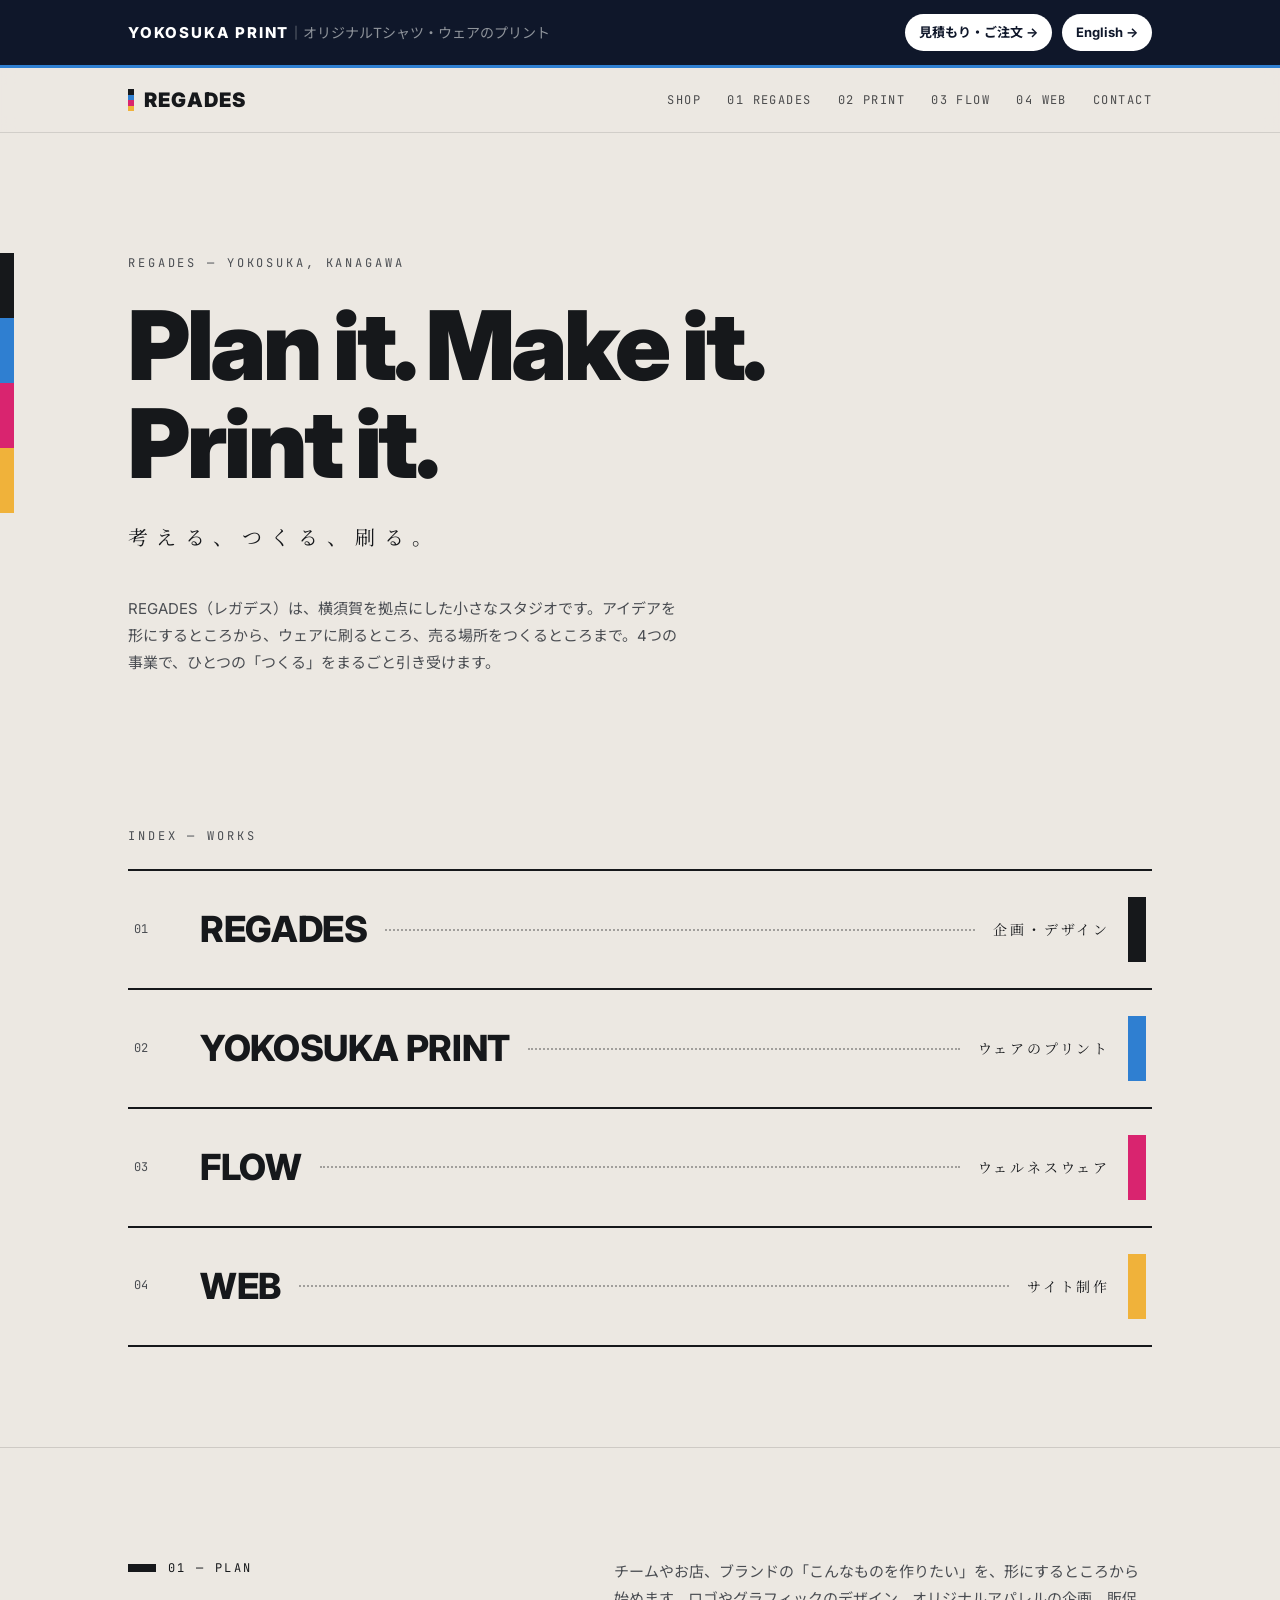
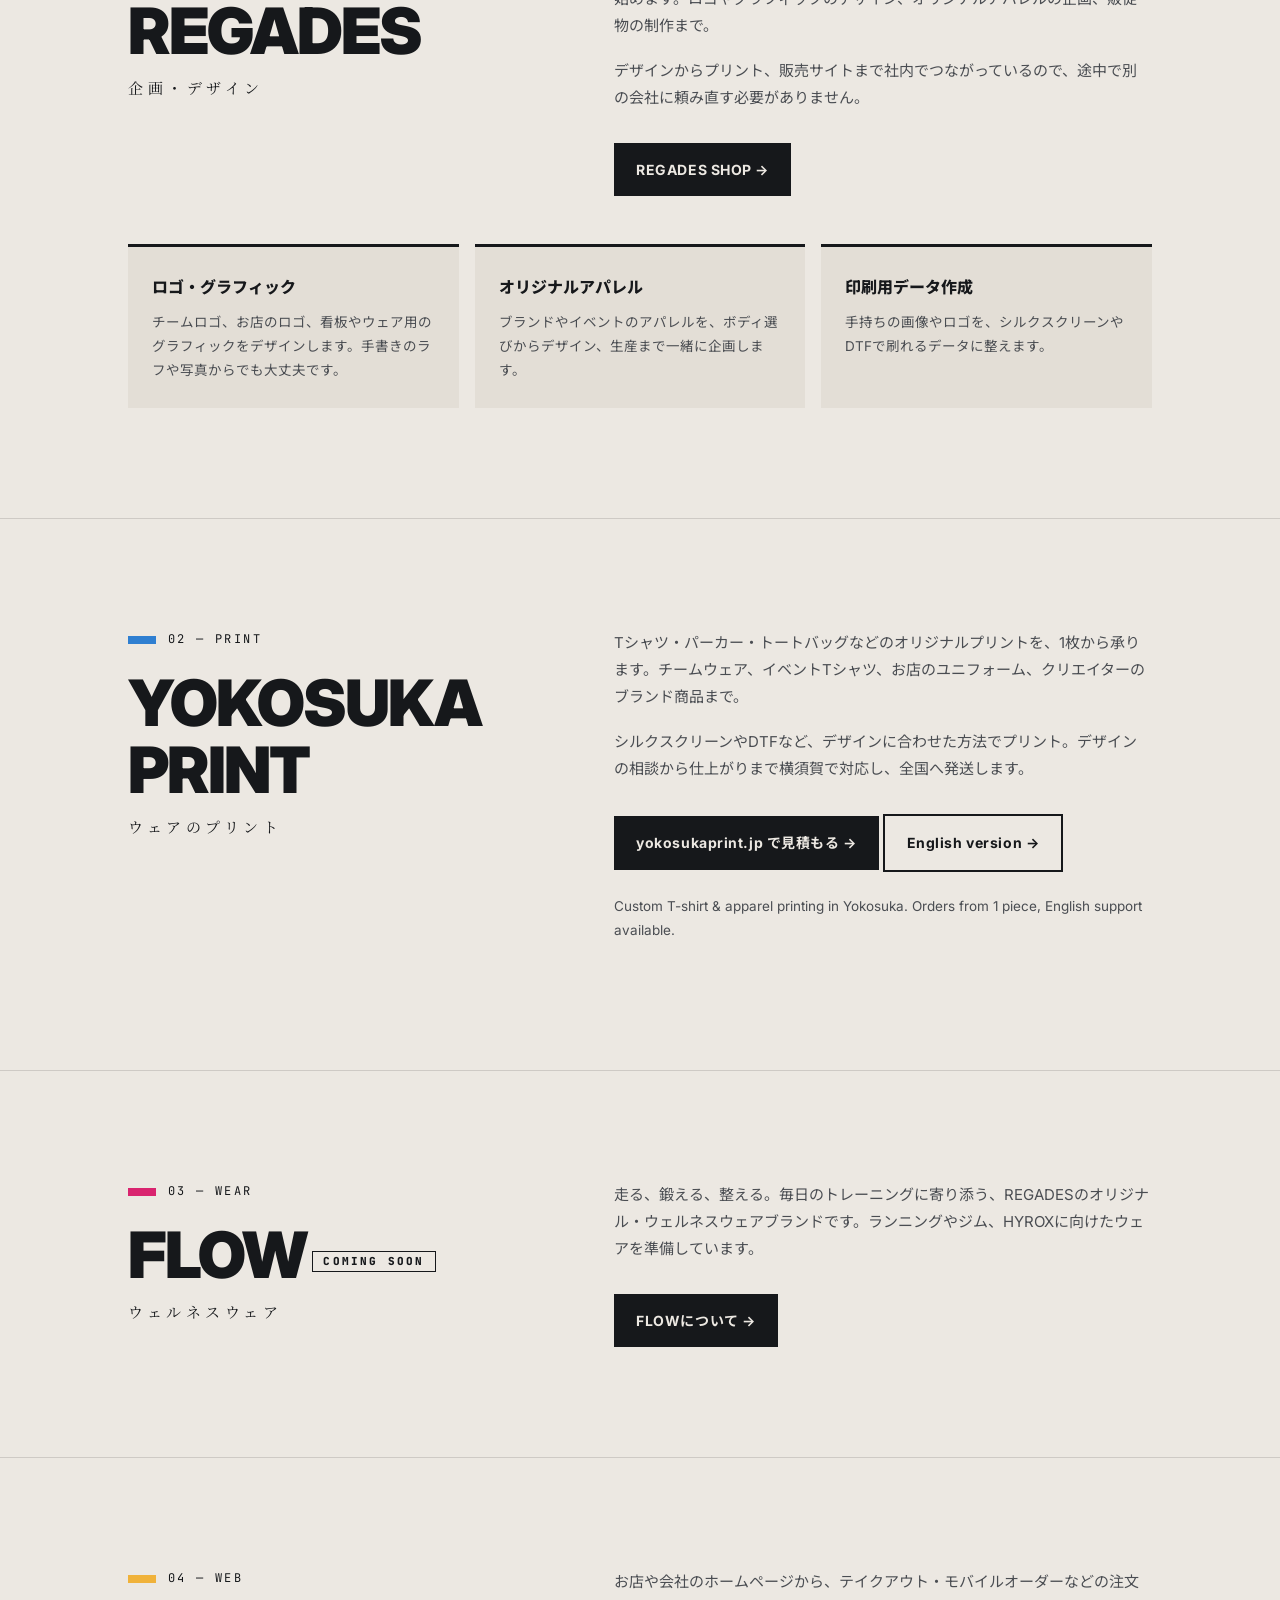
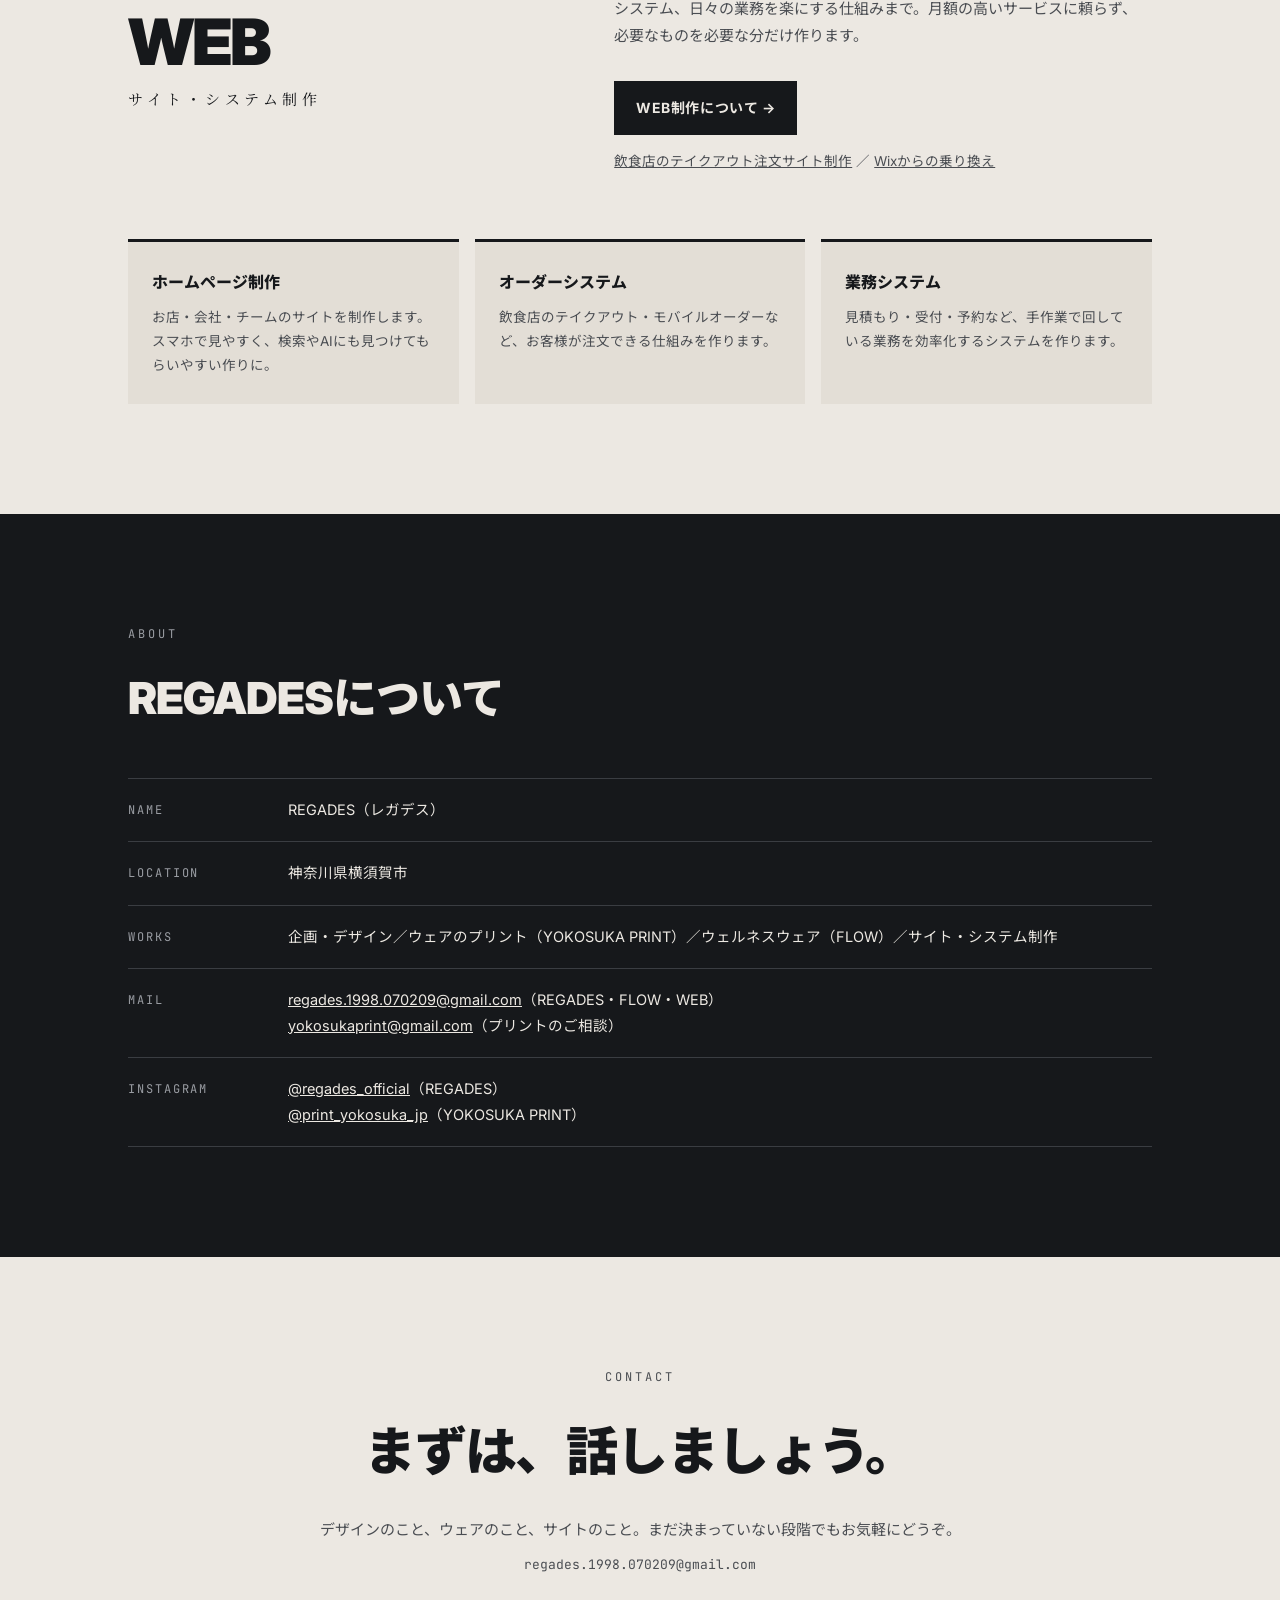
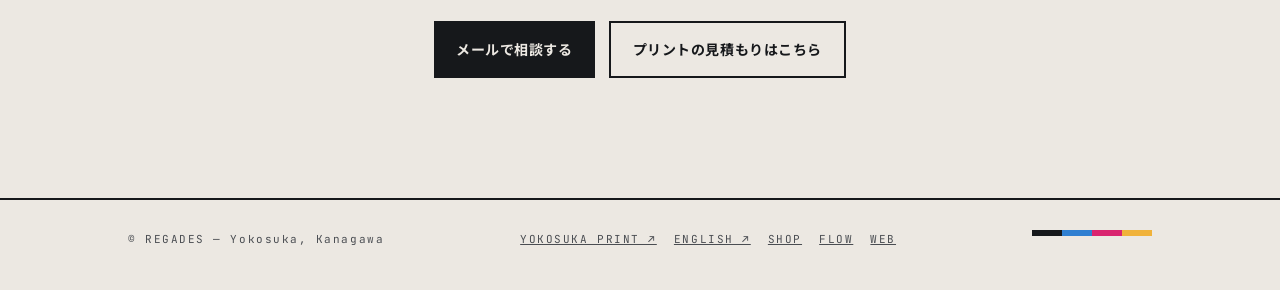
<file: index.html>
<!DOCTYPE html>
<html lang="ja">
<head>
<meta charset="UTF-8">
<meta name="viewport" content="width=device-width, initial-scale=1.0">
<title>REGADES（レガデス）| 横須賀の企画・デザイン — ウェアプリント・アパレルブランド・ホームページ制作</title>
<meta name="description" content="REGADES（レガデス）は神奈川県横須賀市の企画・デザインスタジオです。オリジナルウェアの企画・デザイン、YOKOSUKA PRINTでのウェアプリント、ウェルネスウェアブランドFLOW、ホームページやオーダーシステムの制作を行っています。">
<link rel="canonical" href="https://www.regades.com/">
<link rel="icon" href="favicon.svg" type="image/svg+xml">
<meta name="theme-color" content="#ECE8E2">
<meta property="og:type" content="website">
<meta property="og:site_name" content="REGADES">
<meta property="og:locale" content="ja_JP">
<meta property="og:title" content="REGADES（レガデス）| 横須賀の企画・デザイン — ウェアプリント・アパレルブランド・ホームページ制作">
<meta property="og:description" content="REGADES（レガデス）は神奈川県横須賀市の企画・デザインスタジオです。オリジナルウェアの企画・デザイン、YOKOSUKA PRINTでのウェアプリント、ウェルネスウェアブランドFLOW、ホームページやオーダーシステムの制作を行っています。">
<meta property="og:url" content="https://www.regades.com/">
<meta property="og:image" content="https://www.regades.com/img/og-regades.jpg">
<meta property="og:image:width" content="1200">
<meta property="og:image:height" content="630">
<meta name="twitter:card" content="summary_large_image">
<script type="application/ld+json">{"@context": "https://schema.org", "@graph": [{"@type": "Organization", "@id": "https://www.regades.com/#org", "name": "REGADES", "alternateName": "レガデス", "url": "https://www.regades.com/", "logo": "https://www.regades.com/favicon.svg", "slogan": "Plan it. Make it. Print it.", "email": "regades.1998.070209@gmail.com", "address": {"@type": "PostalAddress", "addressLocality": "横須賀市", "addressRegion": "神奈川県", "addressCountry": "JP"}, "sameAs": ["https://www.instagram.com/regades_official/", "https://yokosukaprint.jp/", "https://www.instagram.com/print_yokosuka_jp/"], "subOrganization": [{"@type": "Organization", "name": "YOKOSUKA PRINT", "url": "https://yokosukaprint.jp/"}], "brand": [{"@type": "Brand", "name": "REGADES"}, {"@type": "Brand", "name": "FLOW"}], "knowsAbout": ["ロゴ・グラフィックデザイン", "オリジナルアパレル企画", "Tシャツプリント", "ウェルネスウェア", "ホームページ制作", "モバイルオーダーシステム"]}, {"@type": "WebSite", "@id": "https://www.regades.com/#site", "url": "https://www.regades.com/", "name": "REGADES", "inLanguage": "ja", "publisher": {"@id": "https://www.regades.com/#org"}}]}</script>
<link rel="preconnect" href="https://fonts.googleapis.com">
<link rel="preconnect" href="https://fonts.gstatic.com" crossorigin>
<link href="https://fonts.googleapis.com/css2?family=Inter:wght@400;700;800;900&family=JetBrains+Mono:wght@400;500&family=Noto+Sans+JP:wght@400;700&family=Noto+Serif+JP:wght@500&display=swap" rel="stylesheet">
<link rel="stylesheet" href="style.css">
</head>
<body>

<!-- YOKOSUKA PRINTへのリンク（ページ最上部） -->
<div class="xbar"><div class="wrap">
  <a href="https://yokosukaprint.jp/"><b>YOKOSUKA PRINT</b><span>｜オリジナルTシャツ・ウェアのプリント</span></a>
  <span class="r"><a href="https://yokosukaprint.jp/">見積もり・ご注文 →</a><a href="https://yokosukaprint.jp/en/" lang="en">English →</a></span>
</div></div>
<header class="site-head">
  <div class="wrap">
    <a class="logo" href="./"><span class="bars"><i class="k"></i><i class="c"></i><i class="m"></i><i class="y"></i></span>REGADES</a>
    <nav class="nav">
      <a href="shop.html">SHOP</a>
      <a href="#regades">01 REGADES</a>
      <a href="#print">02 PRINT</a>
      <a href="flow.html">03 FLOW</a>
      <a href="web.html">04 WEB</a>
      <a href="#contact">CONTACT</a>
    </nav>
  </div>
</header>

<main>
  <section class="hero">
    <div class="stripe"><i class="k"></i><i class="c"></i><i class="m"></i><i class="y"></i></div>
    <div class="wrap">
      <div class="eyebrow">REGADES — Yokosuka, Kanagawa</div>
      <h1>Plan it. Make it.<br>Print it.</h1>
      <div class="jp">考える、つくる、刷る。</div>
      <p class="lead">REGADES（レガデス）は、横須賀を拠点にした小さなスタジオです。アイデアを形にするところから、ウェアに刷るところ、売る場所をつくるところまで。4つの事業で、ひとつの「つくる」をまるごと引き受けます。</p>
    </div>
  </section>

  <section class="index">
    <div class="wrap">
      <div class="eyebrow">Index — Works</div>
      <ul class="index-list">
        <li><a href="#regades"><span class="no">01</span><span class="name">REGADES</span><span class="dots"></span><span class="desc">企画・デザイン</span><span class="sw k"></span></a></li>
        <li><a href="#print"><span class="no">02</span><span class="name">YOKOSUKA PRINT</span><span class="dots"></span><span class="desc">ウェアのプリント</span><span class="sw c"></span></a></li>
        <li><a href="flow.html"><span class="no">03</span><span class="name">FLOW</span><span class="dots"></span><span class="desc">ウェルネスウェア</span><span class="sw m"></span></a></li>
        <li><a href="web.html"><span class="no">04</span><span class="name">WEB</span><span class="dots"></span><span class="desc">サイト制作</span><span class="sw y"></span></a></li>
      </ul>
    </div>
  </section>

  <section class="biz" id="regades">
    <div class="wrap">
      <div class="biz-head">
        <div>
          <div class="biz-tag"><i class="k"></i>01 — PLAN</div>
          <h2>REGADES</h2>
          <div class="sub">企画・デザイン</div>
        </div>
        <div class="body">
          <p>チームやお店、ブランドの「こんなものを作りたい」を、形にするところから始めます。ロゴやグラフィックのデザイン、オリジナルアパレルの企画、販促物の制作まで。</p>
          <p>デザインからプリント、販売サイトまで社内でつながっているので、途中で別の会社に頼み直す必要がありません。</p>
          <a class="btn" href="shop.html">REGADES SHOP →</a>
        </div>
      </div>
      <div class="cards">
        <div class="card"><h3>ロゴ・グラフィック</h3><p>チームロゴ、お店のロゴ、看板やウェア用のグラフィックをデザインします。手書きのラフや写真からでも大丈夫です。</p></div>
        <div class="card"><h3>オリジナルアパレル</h3><p>ブランドやイベントのアパレルを、ボディ選びからデザイン、生産まで一緒に企画します。</p></div>
        <div class="card"><h3>印刷用データ作成</h3><p>手持ちの画像やロゴを、シルクスクリーンやDTFで刷れるデータに整えます。</p></div>
      </div>
    </div>
  </section>

  <section class="biz" id="print">
    <div class="wrap">
      <div class="biz-head">
        <div>
          <div class="biz-tag"><i class="c"></i>02 — PRINT</div>
          <h2>YOKOSUKA<br>PRINT</h2>
          <div class="sub">ウェアのプリント</div>
        </div>
        <div class="body">
          <p>Tシャツ・パーカー・トートバッグなどのオリジナルプリントを、1枚から承ります。チームウェア、イベントTシャツ、お店のユニフォーム、クリエイターのブランド商品まで。</p>
          <p>シルクスクリーンやDTFなど、デザインに合わせた方法でプリント。デザインの相談から仕上がりまで横須賀で対応し、全国へ発送します。</p>
          <a class="btn" href="https://yokosukaprint.jp/">yokosukaprint.jp で見積もる →</a>
          <a class="btn ghost" href="https://yokosukaprint.jp/en/" lang="en">English version →</a>
          <p lang="en" style="margin-top:22px;font-size:13.5px">Custom T-shirt &amp; apparel printing in Yokosuka. Orders from 1 piece, English support available.</p>
        </div>
      </div>
    </div>
  </section>

  <section class="biz" id="flow">
    <div class="wrap">
      <div class="biz-head">
        <div>
          <div class="biz-tag"><i class="m"></i>03 — WEAR</div>
          <h2>FLOW<span class="soon">COMING SOON</span></h2>
          <div class="sub">ウェルネスウェア</div>
        </div>
        <div class="body">
          <p>走る、鍛える、整える。毎日のトレーニングに寄り添う、REGADESのオリジナル・ウェルネスウェアブランドです。ランニングやジム、HYROXに向けたウェアを準備しています。</p>
          <a class="btn" href="flow.html">FLOWについて →</a>
        </div>
      </div>
    </div>
  </section>

  <section class="biz" id="web">
    <div class="wrap">
      <div class="biz-head">
        <div>
          <div class="biz-tag"><i class="y"></i>04 — WEB</div>
          <h2>WEB</h2>
          <div class="sub">サイト・システム制作</div>
        </div>
        <div class="body">
          <p>お店や会社のホームページから、テイクアウト・モバイルオーダーなどの注文システム、日々の業務を楽にする仕組みまで。月額の高いサービスに頼らず、必要なものを必要な分だけ作ります。</p>
          <a class="btn" href="web.html">WEB制作について →</a>
          <p style="margin-top:14px;font-size:13.5px"><a href="web-takeout.html">飲食店のテイクアウト注文サイト制作</a> ／ <a href="web-wix.html">Wixからの乗り換え</a></p>
        </div>
      </div>
      <div class="cards">
        <div class="card"><h3>ホームページ制作</h3><p>お店・会社・チームのサイトを制作します。スマホで見やすく、検索やAIにも見つけてもらいやすい作りに。</p></div>
        <div class="card"><h3>オーダーシステム</h3><p>飲食店のテイクアウト・モバイルオーダーなど、お客様が注文できる仕組みを作ります。</p></div>
        <div class="card"><h3>業務システム</h3><p>見積もり・受付・予約など、手作業で回している業務を効率化するシステムを作ります。</p></div>
      </div>
    </div>
  </section>

  <section class="about" id="about">
    <div class="wrap">
      <div class="eyebrow">About</div>
      <h2>REGADESについて</h2>
      <dl>
        <dt>NAME</dt><dd>REGADES（レガデス）</dd>
        <dt>LOCATION</dt><dd>神奈川県横須賀市</dd>
        <dt>WORKS</dt><dd>企画・デザイン／ウェアのプリント（YOKOSUKA PRINT）／ウェルネスウェア（FLOW）／サイト・システム制作</dd>
        <dt>MAIL</dt><dd><a href="mailto:regades.1998.070209@gmail.com">regades.1998.070209@gmail.com</a>（REGADES・FLOW・WEB）<br><a href="mailto:yokosukaprint@gmail.com">yokosukaprint@gmail.com</a>（プリントのご相談）</dd>
        <dt>INSTAGRAM</dt><dd><a href="https://www.instagram.com/regades_official/" target="_blank" rel="noopener">@regades_official</a>（REGADES）<br><a href="https://www.instagram.com/print_yokosuka_jp/" target="_blank" rel="noopener">@print_yokosuka_jp</a>（YOKOSUKA PRINT）</dd>
      </dl>
    </div>
  </section>

  <section class="contact" id="contact">
    <div class="wrap">
      <div class="eyebrow">Contact</div>
      <h2>まずは、話しましょう。</h2>
      <p>デザインのこと、ウェアのこと、サイトのこと。まだ決まっていない段階でもお気軽にどうぞ。</p>
      <p style="margin-top:10px;font-family:var(--mono);font-size:13px">regades.1998.070209@gmail.com</p>
      <div class="row">
        <a class="btn" href="mailto:regades.1998.070209@gmail.com?subject=REGADESへのお問い合わせ">メールで相談する</a>
        <a class="btn ghost" href="https://yokosukaprint.jp/">プリントの見積もりはこちら</a>
      </div>
    </div>
  </section>
</main>

<footer class="site-foot">
  <div class="wrap">
    <span>© REGADES — Yokosuka, Kanagawa</span>
    <span><a href="https://yokosukaprint.jp/">YOKOSUKA PRINT ↗</a>&nbsp;&nbsp;<a href="https://yokosukaprint.jp/en/">ENGLISH ↗</a>&nbsp;&nbsp;<a href="shop.html">SHOP</a>&nbsp;&nbsp;<a href="flow.html">FLOW</a>&nbsp;&nbsp;<a href="web.html">WEB</a></span>
    <span class="cmyk"><i class="k"></i><i class="c"></i><i class="m"></i><i class="y"></i></span>
  </div>
</footer>
<script>
/* ページを開いたら必ず一番上から表示する（#付きのリンクで来たときだけその場所へ） */
(function(){try{if('scrollRestoration' in history)history.scrollRestoration='manual';}catch(e){}
  function toTop(){if(location.hash)return;window.scrollTo({top:0,left:0,behavior:'instant'});try{document.documentElement.scrollIntoView({block:'start',behavior:'instant'});}catch(e){}}
  toTop();document.addEventListener('DOMContentLoaded',toTop);addEventListener('load',()=>{toTop();setTimeout(toTop,60);});addEventListener('pageshow',toTop);})();
</script>
</body>
</html>
</file>
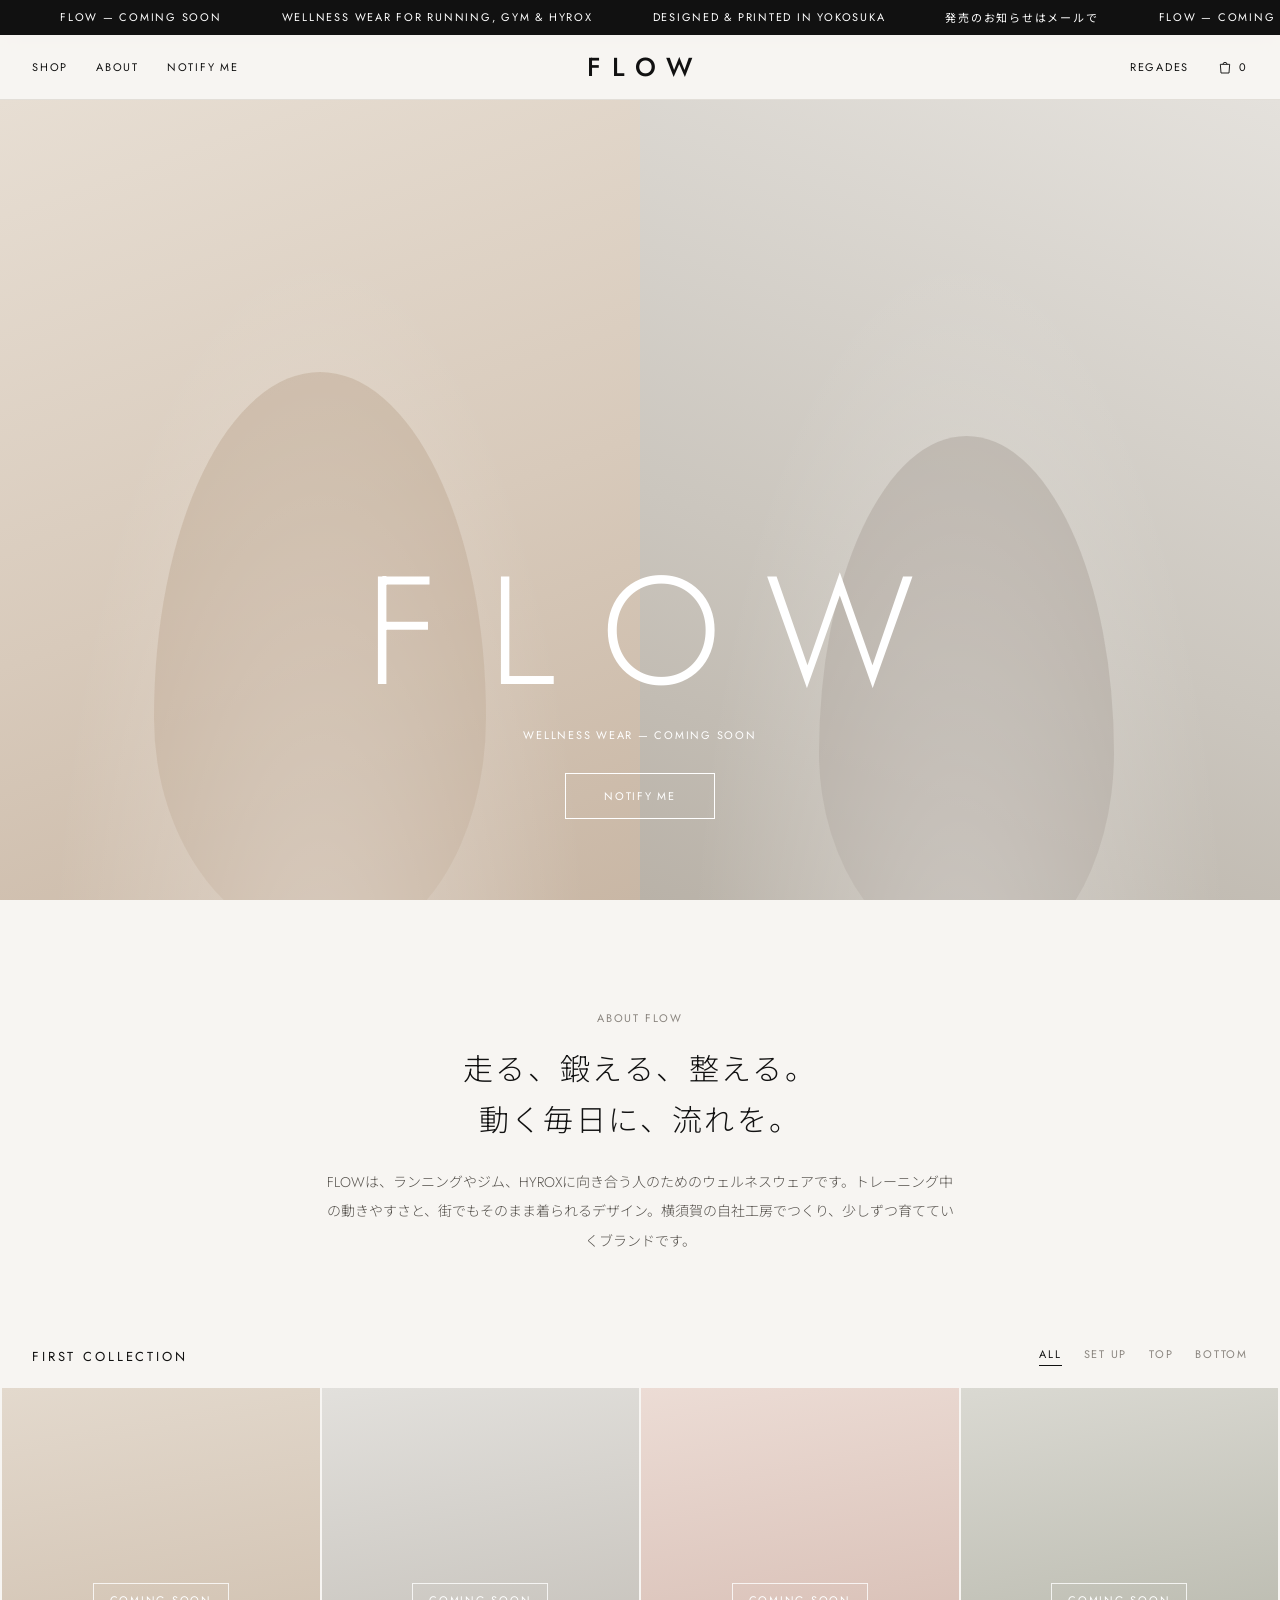
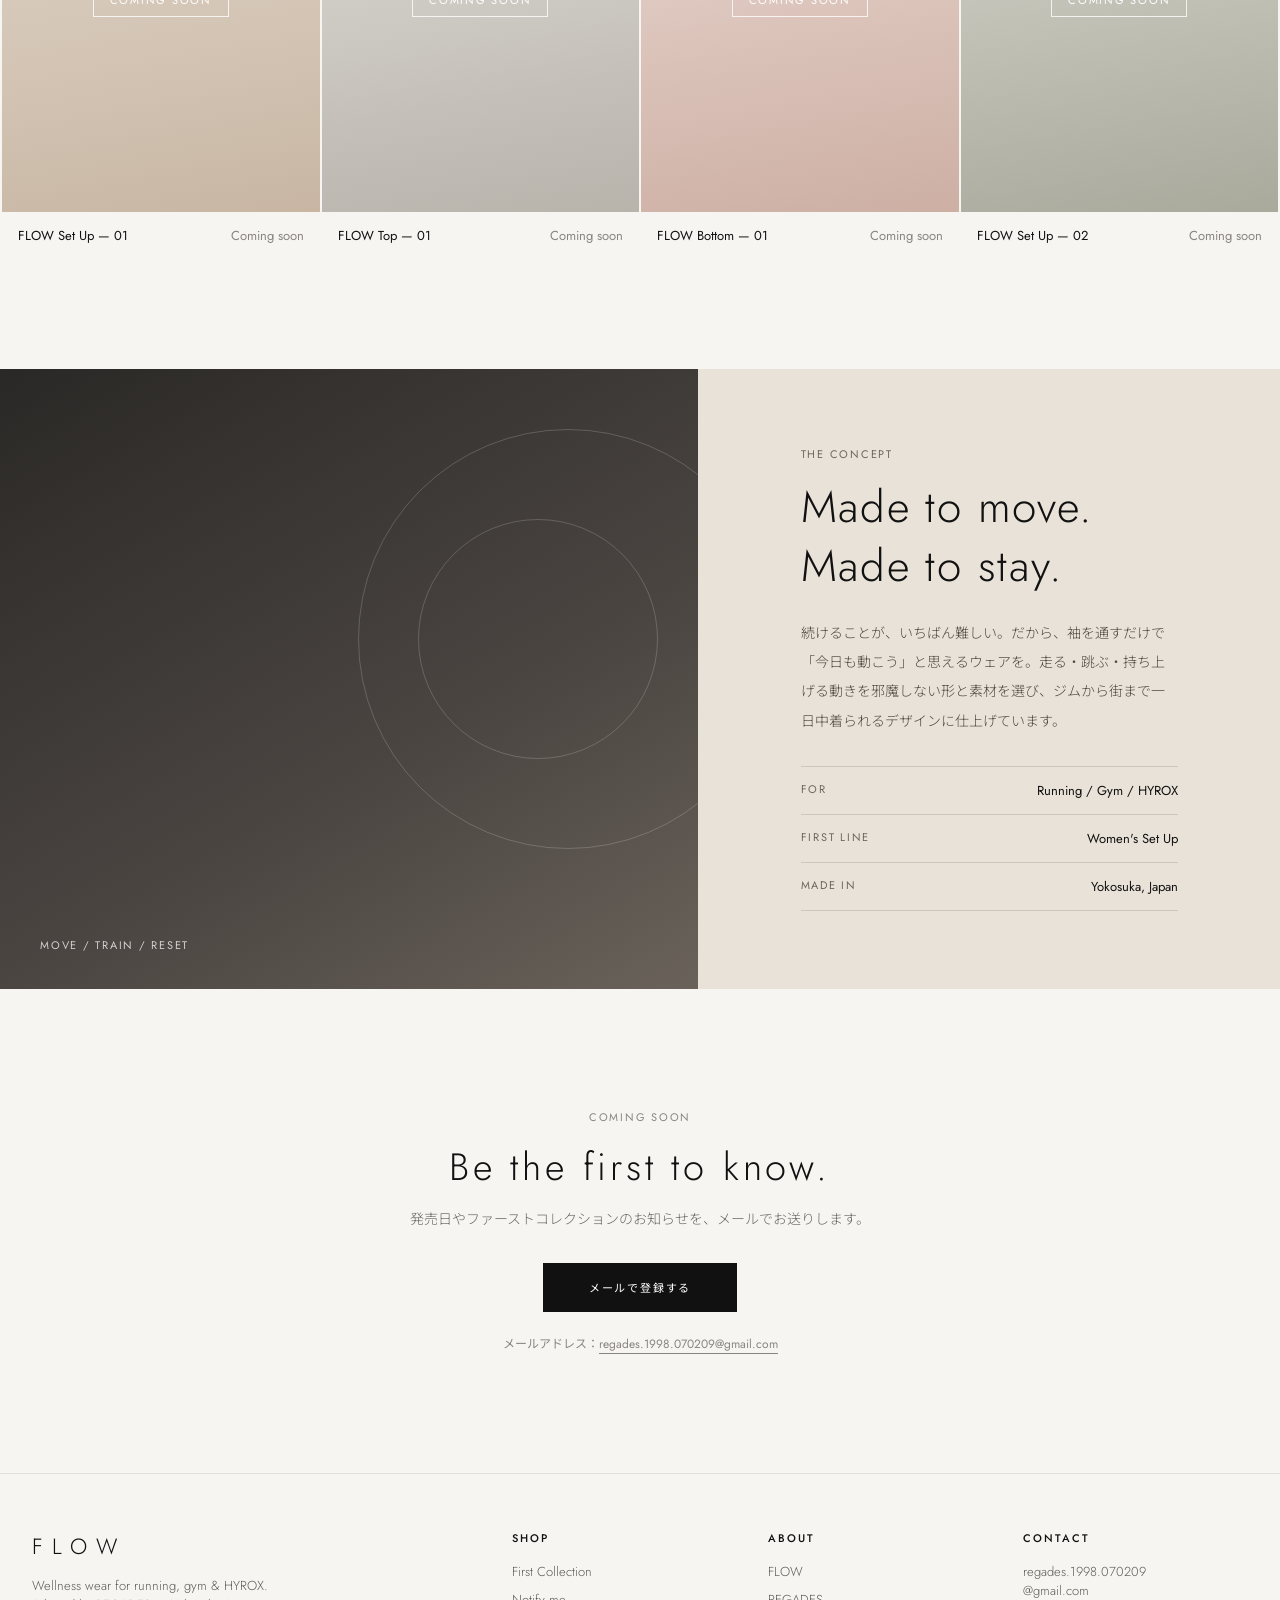
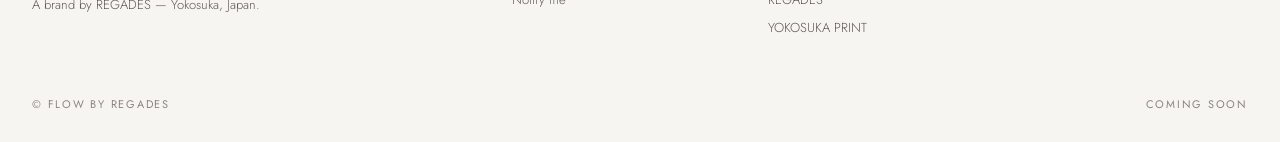
<file: flow.html>
<!DOCTYPE html>
<html lang="ja">
<head>
<meta charset="UTF-8">
<meta name="viewport" content="width=device-width, initial-scale=1.0">
<title>FLOW（フロー）| ランニング・ジム・HYROXのためのウェルネスウェア — REGADES</title>
<meta name="description" content="FLOWは、ランニング・ジム・HYROXのためのウェルネスウェアブランドです。ただいま準備中。発売のお知らせはInstagramとメールで。">
<link rel="canonical" href="https://www.regades.com/flow.html">
<link rel="icon" href="favicon.svg" type="image/svg+xml">
<meta name="theme-color" content="#F7F5F2">
<meta property="og:type" content="website">
<meta property="og:site_name" content="REGADES">
<meta property="og:locale" content="ja_JP">
<meta property="og:title" content="FLOW（フロー）| ランニング・ジム・HYROXのためのウェルネスウェア — REGADES">
<meta property="og:description" content="FLOWは、ランニング・ジム・HYROXのためのウェルネスウェアブランドです。ただいま準備中。発売のお知らせはInstagramとメールで。">
<meta property="og:url" content="https://www.regades.com/flow.html">
<meta property="og:image" content="https://www.regades.com/img/og-flow.jpg">
<meta property="og:image:width" content="1200">
<meta property="og:image:height" content="630">
<meta name="twitter:card" content="summary_large_image">
<script type="application/ld+json">{"@context": "https://schema.org", "@type": "Brand", "name": "FLOW", "description": "ランニング・ジム・HYROXのためのウェルネスウェアブランド。REGADESが横須賀で企画・プリント。発売準備中。", "url": "https://www.regades.com/flow.html", "parentOrganization": {"@type": "Organization", "name": "REGADES", "url": "https://www.regades.com/"}}</script>
<link rel="preconnect" href="https://fonts.googleapis.com">
<link rel="preconnect" href="https://fonts.gstatic.com" crossorigin>
<link href="https://fonts.googleapis.com/css2?family=Jost:wght@300;400;500;600&family=Noto+Sans+JP:wght@300;400;500&display=swap" rel="stylesheet">
<style>
:root{--bg:#F7F5F2;--ink:#111;--mute:#8A857F;--line:#E2DED8;--sand:#E9E2D8}
*{box-sizing:border-box;margin:0;padding:0}
body{background:var(--bg);color:var(--ink);font-family:"Jost","Noto Sans JP",sans-serif;font-weight:400;-webkit-font-smoothing:antialiased}
a{color:inherit;text-decoration:none}
.up{text-transform:uppercase;letter-spacing:.16em;font-size:11px}

.announce{background:var(--ink);color:#fff;padding:9px 0;overflow:hidden;white-space:nowrap}
.announce .track{display:inline-flex;gap:60px;padding-left:60px;animation:mq 30s linear infinite}
@keyframes mq{to{transform:translateX(-50%)}}

header{position:sticky;top:0;z-index:30;background:rgba(247,245,242,.94);backdrop-filter:blur(10px);border-bottom:1px solid var(--line)}
.hd{display:grid;grid-template-columns:1fr auto 1fr;align-items:center;height:64px;padding:0 32px}
.hd nav{display:flex;gap:28px;align-items:center}
.hd nav.r{justify-content:flex-end}
.brand{font-weight:500;font-size:26px;letter-spacing:.42em;padding-left:.42em}
.bag{display:inline-flex;align-items:center;gap:6px}
.bag svg{width:16px;height:16px}
@media(max-width:760px){.hd{padding:0 18px}.hd nav.l a:not(:first-child),.hd nav.r a:not(:last-child){display:none}.brand{font-size:20px}}

.hero{position:relative;height:calc(100vh - 100px);min-height:560px;max-height:900px;overflow:hidden;display:grid;grid-template-columns:1fr 1fr}
.hero .pane{position:relative;overflow:hidden}
.hero .pane.a{background:linear-gradient(160deg,#E7DED3 0%,#D8CABB 55%,#C9B7A5 100%)}
.hero .pane.b{background:linear-gradient(200deg,#E4E1DC 0%,#CBC6BE 60%,#B9B2A8 100%)}
.hero .pane::after{content:"";position:absolute;inset:0;background:radial-gradient(ellipse at 50% 120%,rgba(255,255,255,.35),transparent 60%)}
.hero .shape{position:absolute;border-radius:50% 50% 46% 54%/60% 60% 40% 40%;opacity:.55}
.hero .pane.a .shape{width:52%;height:72%;left:24%;bottom:-6%;background:#BFA994}
.hero .pane.b .shape{width:46%;height:66%;left:28%;bottom:-8%;background:#A9A197}
.hero .copy{position:absolute;inset:0;display:flex;flex-direction:column;align-items:center;justify-content:flex-end;padding-bottom:9vh;color:#fff;text-align:center;z-index:2}
.hero h1{font-weight:300;font-size:clamp(64px,12vw,170px);letter-spacing:.32em;padding-left:.32em;line-height:1}
.hero .tag{margin-top:18px}
.hero .cta{margin-top:30px;display:inline-block;border:1px solid #fff;padding:14px 38px;transition:.25s}
.hero .cta:hover{background:#fff;color:var(--ink)}
@media(max-width:760px){.hero{grid-template-columns:1fr}.hero .pane.b{display:none}}

.intro{text-align:center;padding:110px 24px 90px;max-width:680px;margin:0 auto}
.intro h2{font-weight:300;font-size:clamp(22px,3vw,30px);letter-spacing:.08em;margin:18px 0 22px;line-height:1.7}
.intro p{color:#55514c;font-size:14px;line-height:2.1;font-weight:300}

.sec-h{display:flex;justify-content:space-between;align-items:flex-end;padding:0 32px 22px;gap:16px;flex-wrap:wrap}
.sec-h h3{font-weight:400;font-size:13px;letter-spacing:.22em;text-transform:uppercase}
.tabs{display:flex;gap:22px}
.tabs span{color:var(--mute);padding-bottom:3px}.tabs span.on{color:var(--ink);border-bottom:1px solid var(--ink)}
.grid{display:grid;grid-template-columns:repeat(4,1fr);gap:2px;padding:0 2px}
@media(max-width:900px){.grid{grid-template-columns:repeat(2,1fr)}}
.item .ph{aspect-ratio:3/4;position:relative;overflow:hidden;display:flex;align-items:center;justify-content:center}
.item .ph i{position:absolute;inset:0;transition:transform .8s cubic-bezier(.2,.7,.2,1)}
.item:hover .ph i{transform:scale(1.04)}
.item .ph .lock{position:relative;z-index:2;color:#fff;border:1px solid rgba(255,255,255,.8);padding:8px 16px}
.item .meta{padding:14px 16px 34px;display:flex;justify-content:space-between;font-size:13px}
.item .meta .p{color:var(--mute)}
.c1 i{background:linear-gradient(170deg,#E3D9CD,#C8B6A3)}
.c2 i{background:linear-gradient(170deg,#E2E0DC,#B8B3AB)}
.c3 i{background:linear-gradient(170deg,#ECDCD5,#CDAFA4)}
.c4 i{background:linear-gradient(170deg,#DAD9D2,#A9AA9C)}

.edit{display:grid;grid-template-columns:1.2fr 1fr;margin-top:90px}
.edit .img{min-height:620px;background:linear-gradient(150deg,#2A2826,#4A4541 60%,#6A625A);position:relative;overflow:hidden}
.edit .img .lbl{position:absolute;left:40px;bottom:36px;color:rgba(255,255,255,.75)}
.edit .img .ring{position:absolute;width:420px;height:420px;border:1px solid rgba(255,255,255,.18);border-radius:50%;right:-80px;top:60px}
.edit .img .ring.s{width:240px;height:240px;right:40px;top:150px}
.edit .txt{display:flex;flex-direction:column;justify-content:center;padding:60px 8vw;background:var(--sand)}
.edit .txt h3{font-weight:300;font-size:clamp(28px,3.6vw,44px);letter-spacing:.04em;line-height:1.35;margin:16px 0 22px}
.edit .txt p{font-size:14px;line-height:2.1;color:#4d4842;font-weight:300}
.edit ul{list-style:none;margin-top:30px;border-top:1px solid rgba(0,0,0,.12)}
.edit li{display:flex;justify-content:space-between;padding:14px 0;border-bottom:1px solid rgba(0,0,0,.12);font-size:13px}
.edit li span:first-child{color:#6d665e}
@media(max-width:900px){.edit{grid-template-columns:1fr}.edit .img{min-height:360px}}

.news{text-align:center;padding:120px 24px}
.news h3{font-weight:300;font-size:clamp(26px,3.4vw,38px);letter-spacing:.1em;margin:14px 0}
.news p{color:#6b665f;font-size:14px;font-weight:300}
.news form{display:flex;max-width:440px;margin:34px auto 0;border-bottom:1px solid var(--ink)}
.news input{flex:1;border:0;background:transparent;padding:14px 4px;font:inherit;font-size:14px;outline:none}
.news button{border:0;background:transparent;font:inherit;cursor:pointer}
.news .mailbtn{display:inline-block;margin-top:34px;padding:16px 46px;background:var(--ink);color:#fff;transition:.25s}
.news .mailbtn:hover{background:#3a3733}
.news .alt{margin-top:22px;font-size:12px;color:var(--mute)}
.news .alt a{border-bottom:1px solid currentColor}

footer{border-top:1px solid var(--line);padding:56px 32px 30px}
.ft{display:grid;grid-template-columns:2fr 1fr 1fr 1fr;gap:30px}
.ft h4{font-weight:500;font-size:11px;letter-spacing:.18em;text-transform:uppercase;margin-bottom:16px}
.ft a,.ft p{display:block;font-size:13px;color:#5d5852;margin-bottom:9px;font-weight:300}
.ft .brand{font-size:22px;margin-bottom:14px;padding-left:0;color:var(--ink)}
.copy{display:flex;justify-content:space-between;margin-top:50px;color:var(--mute)}
@media(max-width:760px){.ft{grid-template-columns:1fr 1fr}.copy{flex-direction:column;gap:8px}}
</style>
</head>
<body>

<div class="announce up"><div class="track">
  <span>FLOW — Coming soon</span><span>Wellness wear for running, gym &amp; HYROX</span><span>Designed &amp; printed in Yokosuka</span><span>発売のお知らせはメールで</span>
  <span>FLOW — Coming soon</span><span>Wellness wear for running, gym &amp; HYROX</span><span>Designed &amp; printed in Yokosuka</span><span>発売のお知らせはメールで</span>
</div></div>

<header>
  <div class="hd">
    <nav class="l up"><a href="#shop">Shop</a><a href="#about">About</a><a href="#news">Notify me</a></nav>
    <a class="brand" href="flow.html">FLOW</a>
    <nav class="r up"><a href="./">REGADES</a><a class="bag" href="#shop" aria-label="Bag"><svg viewBox="0 0 24 24" fill="none" stroke="currentColor" stroke-width="1.4"><path d="M5 8h14l-1 13H6L5 8z"/><path d="M9 8a3 3 0 0 1 6 0"/></svg>0</a></nav>
  </div>
</header>

<section class="hero">
  <div class="pane a"><span class="shape"></span></div>
  <div class="pane b"><span class="shape"></span></div>
  <div class="copy">
    <h1>FLOW</h1>
    <div class="tag up">Wellness wear — Coming soon</div>
    <a class="cta up" href="#news">Notify me</a>
  </div>
</section>

<section class="intro" id="about">
  <div class="up" style="color:var(--mute)">About FLOW</div>
  <h2>走る、鍛える、整える。<br>動く毎日に、流れを。</h2>
  <p>FLOWは、ランニングやジム、HYROXに向き合う人のためのウェルネスウェアです。トレーニング中の動きやすさと、街でもそのまま着られるデザイン。横須賀の自社工房でつくり、少しずつ育てていくブランドです。</p>
</section>

<section id="shop">
  <div class="sec-h">
    <h3>First Collection</h3>
    <div class="tabs up"><span class="on">All</span><span>Set up</span><span>Top</span><span>Bottom</span></div>
  </div>
  <div class="grid">
    <a class="item c1" href="#news"><div class="ph"><i></i><span class="lock up">Coming soon</span></div><div class="meta"><span>FLOW Set Up — 01</span><span class="p">Coming soon</span></div></a>
    <a class="item c2" href="#news"><div class="ph"><i></i><span class="lock up">Coming soon</span></div><div class="meta"><span>FLOW Top — 01</span><span class="p">Coming soon</span></div></a>
    <a class="item c3" href="#news"><div class="ph"><i></i><span class="lock up">Coming soon</span></div><div class="meta"><span>FLOW Bottom — 01</span><span class="p">Coming soon</span></div></a>
    <a class="item c4" href="#news"><div class="ph"><i></i><span class="lock up">Coming soon</span></div><div class="meta"><span>FLOW Set Up — 02</span><span class="p">Coming soon</span></div></a>
  </div>
</section>

<section class="edit">
  <div class="img"><span class="ring"></span><span class="ring s"></span><span class="lbl up">Move / Train / Reset</span></div>
  <div class="txt">
    <div class="up" style="color:#6d665e">The Concept</div>
    <h3>Made to move.<br>Made to stay.</h3>
    <p>続けることが、いちばん難しい。だから、袖を通すだけで「今日も動こう」と思えるウェアを。走る・跳ぶ・持ち上げる動きを邪魔しない形と素材を選び、ジムから街まで一日中着られるデザインに仕上げています。</p>
    <ul>
      <li><span class="up">For</span><span>Running / Gym / HYROX</span></li>
      <li><span class="up">First line</span><span>Women's Set Up</span></li>
      <li><span class="up">Made in</span><span>Yokosuka, Japan</span></li>
    </ul>
  </div>
</section>

<section class="news" id="news">
  <div class="up" style="color:var(--mute)">Coming soon</div>
  <h3>Be the first to know.</h3>
  <p>発売日やファーストコレクションのお知らせを、メールでお送りします。</p>
  <a class="mailbtn up" href="mailto:regades.1998.070209@gmail.com?subject=FLOW%20%E7%99%BA%E5%A3%B2%E3%81%AE%E3%81%8A%E7%9F%A5%E3%82%89%E3%81%9B%E5%B8%8C%E6%9C%9B&body=FLOW%E3%81%AE%E7%99%BA%E5%A3%B2%E3%81%AE%E3%81%8A%E7%9F%A5%E3%82%89%E3%81%9B%E3%82%92%E5%B8%8C%E6%9C%9B%E3%81%97%E3%81%BE%E3%81%99%E3%80%82">メールで登録する</a>
  <div class="alt">メールアドレス：<a href="mailto:regades.1998.070209@gmail.com?subject=FLOW 発売のお知らせ希望">regades.1998.070209@gmail.com</a></div>
</section>

<footer>
  <div class="ft">
    <div><a class="brand" href="flow.html">FLOW</a><p>Wellness wear for running, gym &amp; HYROX.<br>A brand by REGADES — Yokosuka, Japan.</p></div>
    <div><h4>Shop</h4><a href="#shop">First Collection</a><a href="#news">Notify me</a></div>
    <div><h4>About</h4><a href="#about">FLOW</a><a href="./">REGADES</a><a href="https://yokosukaprint.jp/">YOKOSUKA PRINT</a></div>
    <div><h4>Contact</h4><a href="mailto:regades.1998.070209@gmail.com">regades.1998.070209<br>@gmail.com</a></div>
  </div>
  <div class="copy up"><span>© FLOW by REGADES</span><span>Coming soon</span></div>
</footer>


<script>
/* ページを開いたら必ず一番上から表示する（#付きのリンクで来たときだけその場所へ） */
(function(){try{if('scrollRestoration' in history)history.scrollRestoration='manual';}catch(e){}
  function toTop(){if(location.hash)return;window.scrollTo({top:0,left:0,behavior:'instant'});try{document.documentElement.scrollIntoView({block:'start',behavior:'instant'});}catch(e){}}
  toTop();document.addEventListener('DOMContentLoaded',toTop);addEventListener('load',()=>{toTop();setTimeout(toTop,60);});addEventListener('pageshow',toTop);})();
</script>
</body>
</html>
</file>
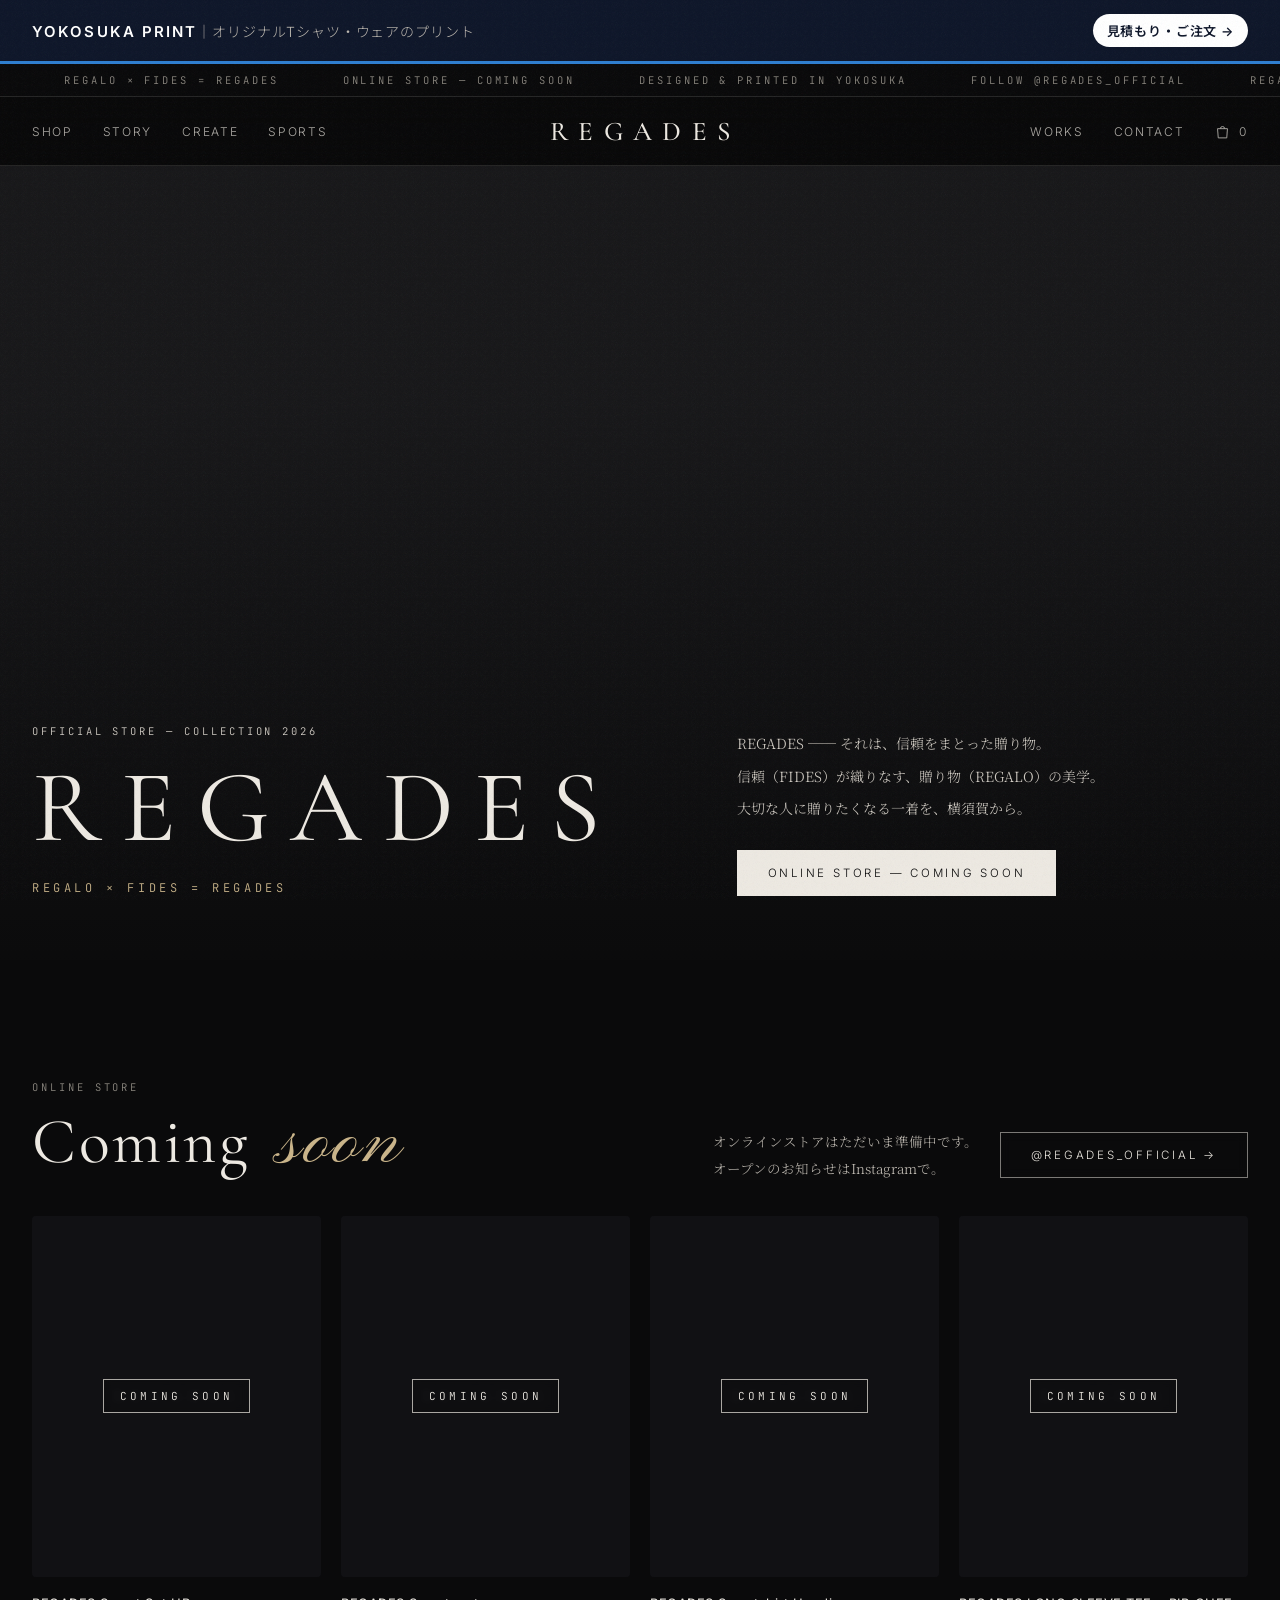
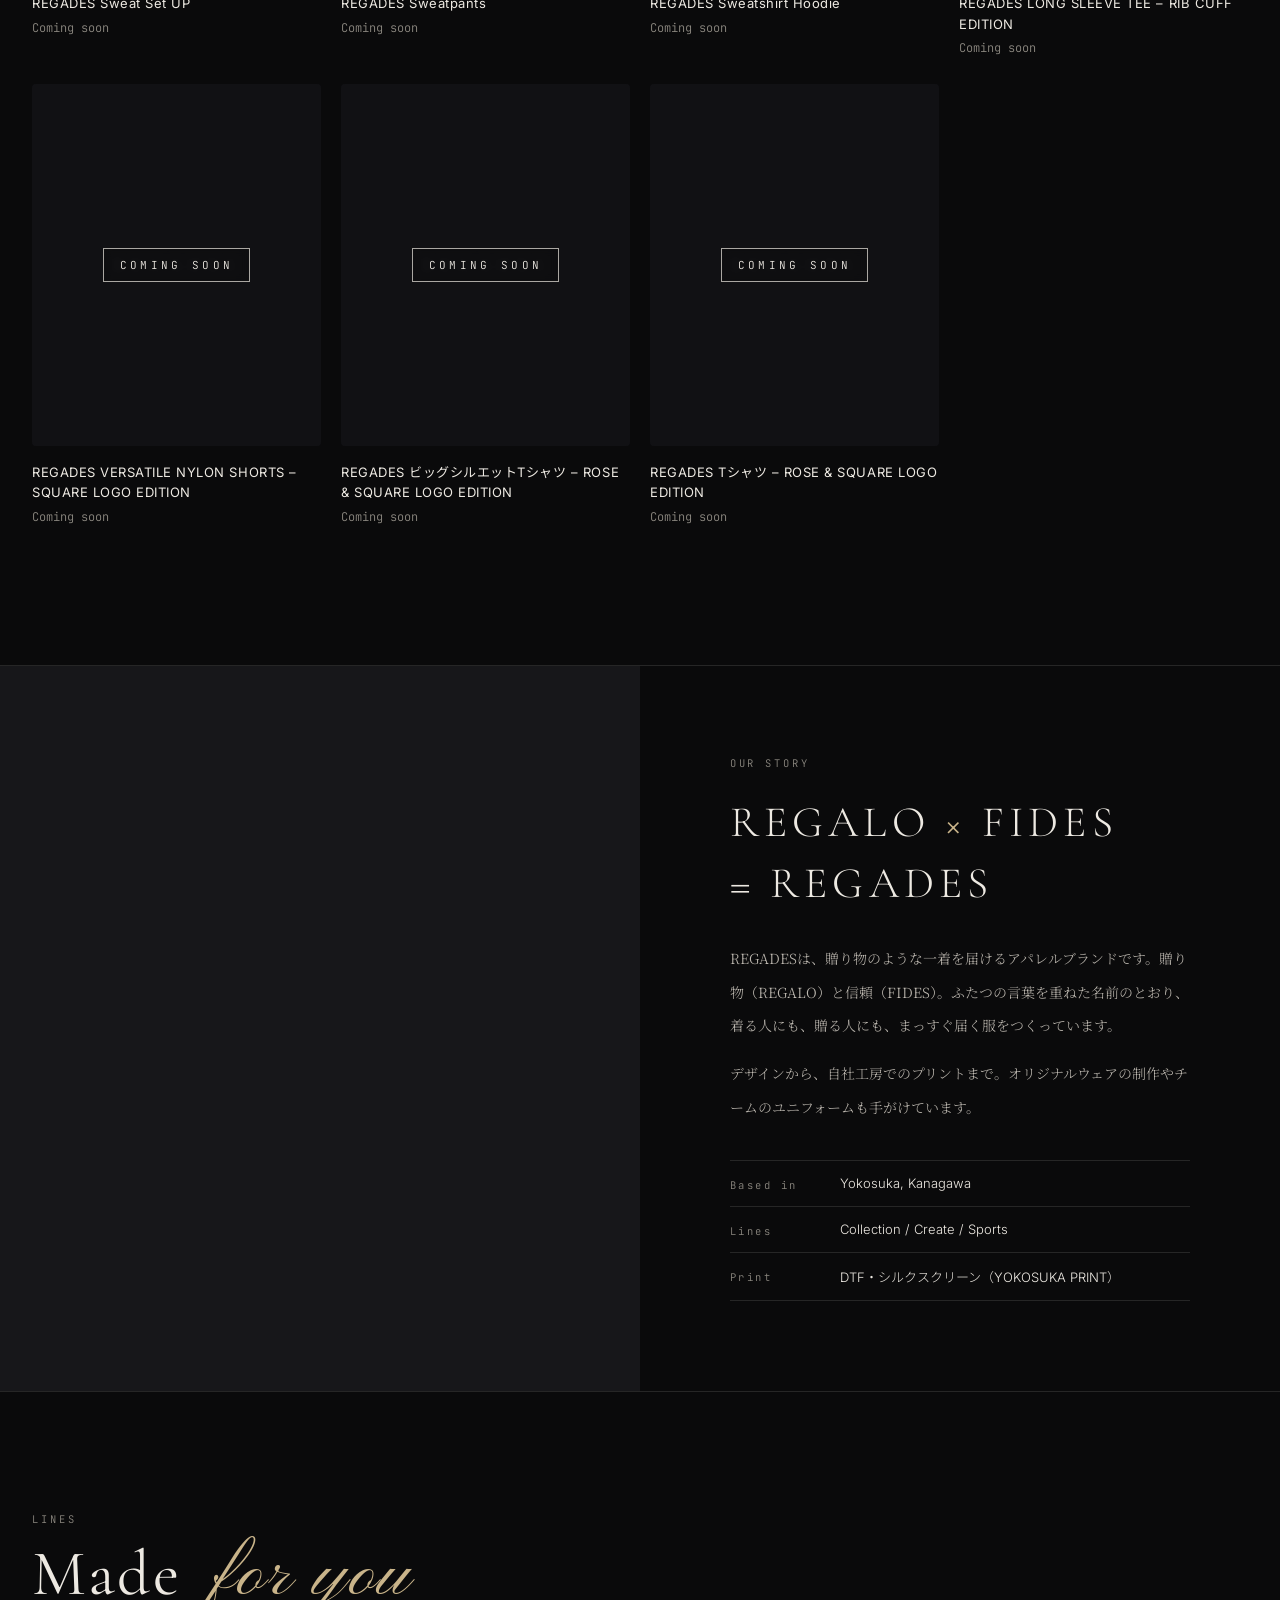
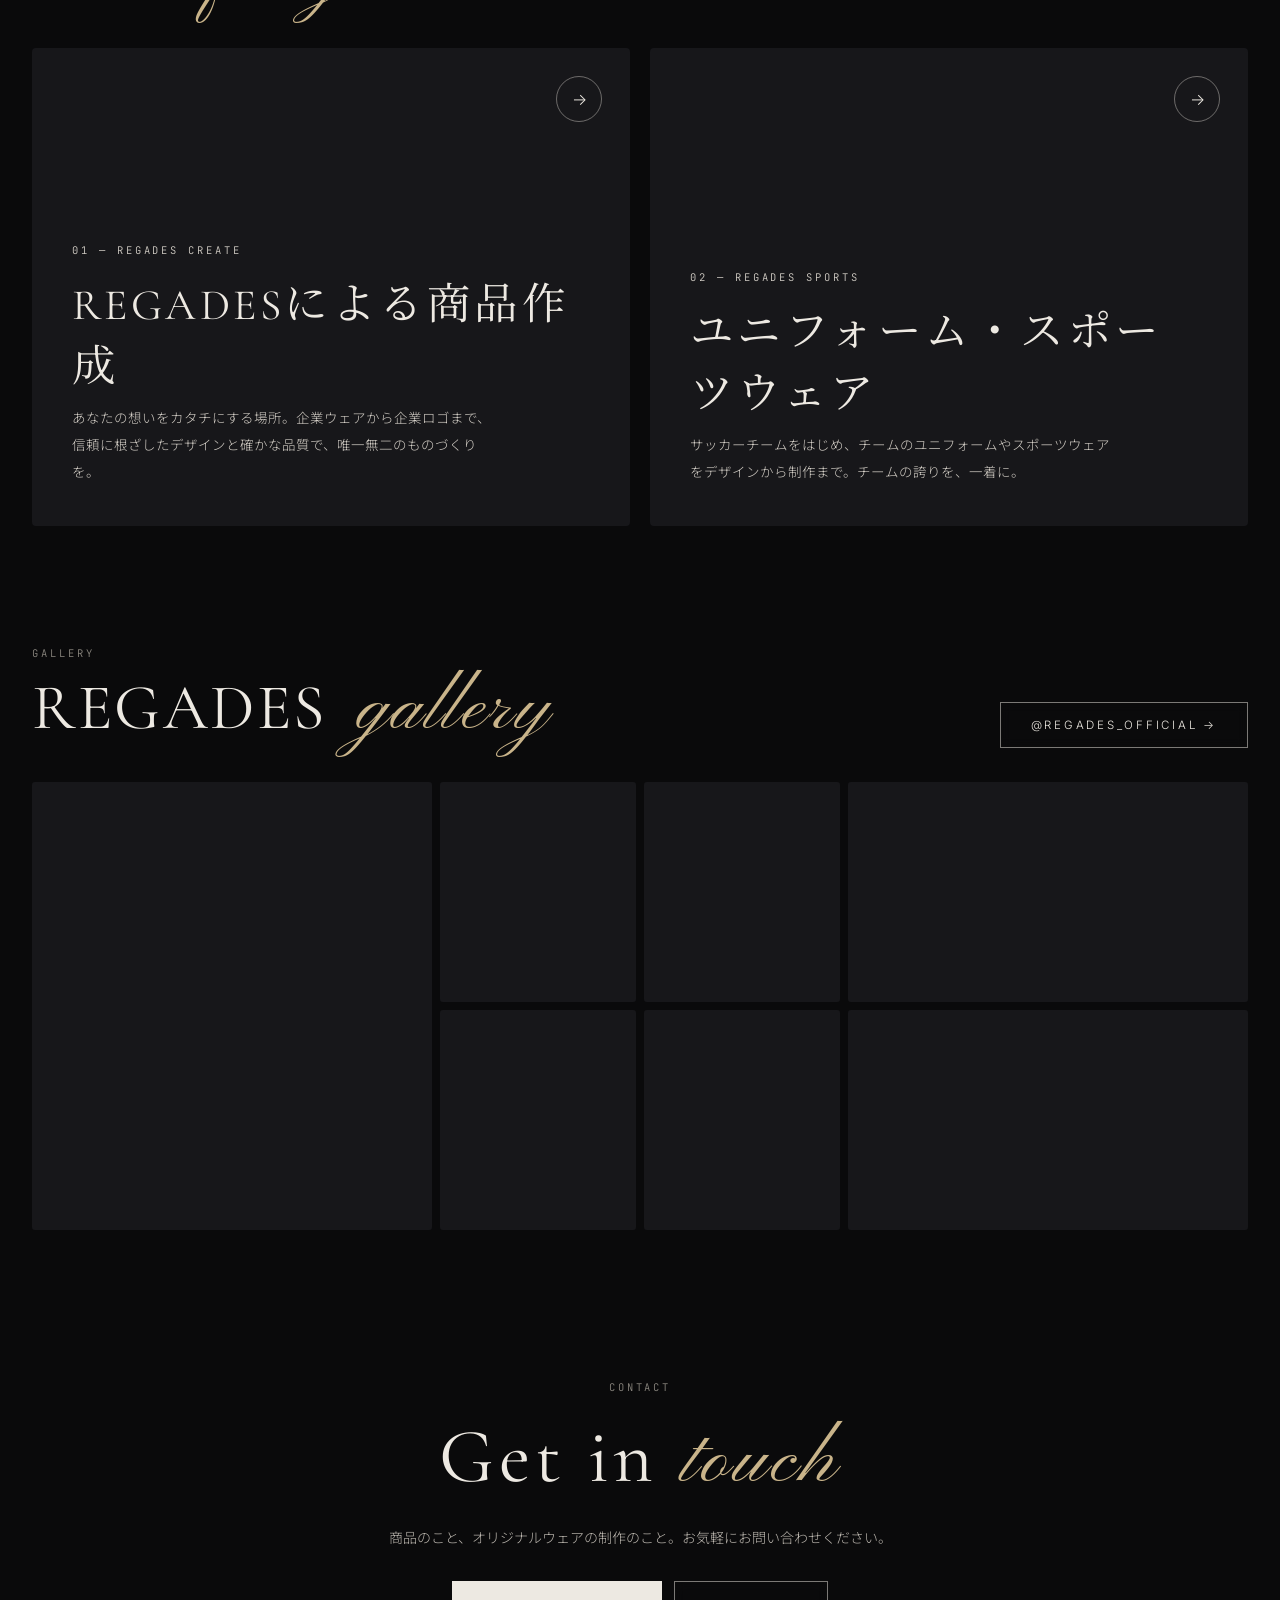
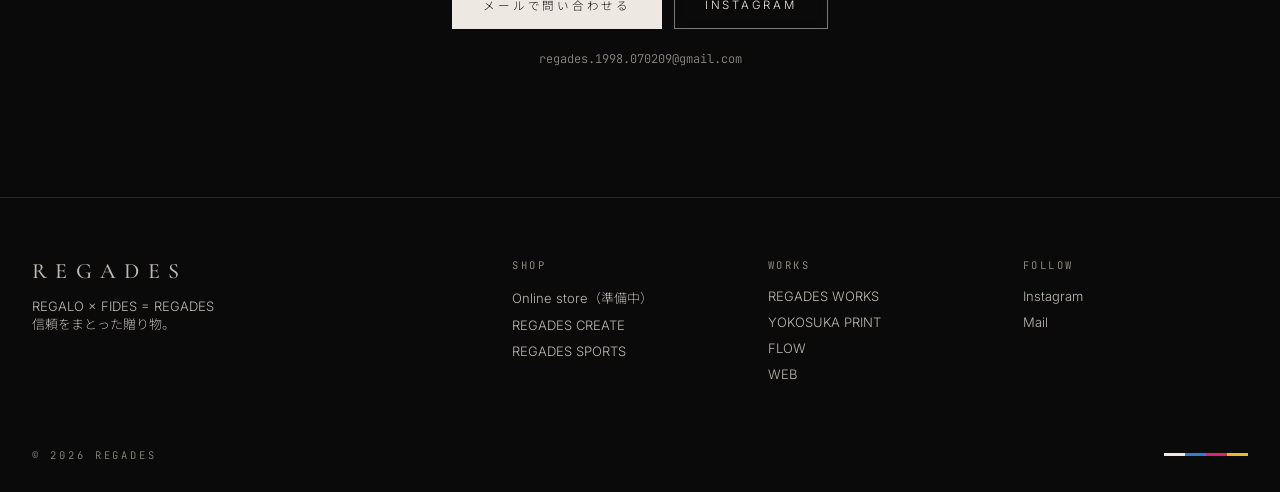
<file: shop.html>
<!DOCTYPE html>
<html lang="ja">
<head>
<meta charset="UTF-8">
<meta name="viewport" content="width=device-width, initial-scale=1.0">
<title>REGADES（レガデス）| 信頼をまとった贈り物 — オリジナルアパレル公式ストア</title>
<meta name="description" content="REGADES（レガデス）は、贈り物のような一着を届けるアパレルブランド。REGALO × FIDES = REGADES。スウェットセットアップ、パーカー、ロングスリーブTシャツなど。">
<link rel="canonical" href="https://www.regades.com/shop.html">
<link rel="icon" href="favicon.svg" type="image/svg+xml">
<meta name="theme-color" content="#0A0A0B">
<meta property="og:type" content="website">
<meta property="og:site_name" content="REGADES">
<meta property="og:locale" content="ja_JP">
<meta property="og:title" content="REGADES（レガデス）| 信頼をまとった贈り物 — オリジナルアパレル公式ストア">
<meta property="og:description" content="REGADES（レガデス）は、贈り物のような一着を届けるアパレルブランド。REGALO × FIDES = REGADES。スウェットセットアップ、パーカー、ロングスリーブTシャツなど。">
<meta property="og:url" content="https://www.regades.com/shop.html">
<meta property="og:image" content="https://www.regades.com/img/og-shop.jpg">
<meta property="og:image:width" content="1200">
<meta property="og:image:height" content="630">
<meta name="twitter:card" content="summary_large_image">
<script type="application/ld+json">{"@context": "https://schema.org", "@type": "Brand", "name": "REGADES", "slogan": "REGALO × FIDES = REGADES", "description": "贈り物のような一着を届けるアパレルブランド。スウェットセットアップ、パーカー、ロングスリーブTシャツなど。オンラインストア準備中。", "url": "https://www.regades.com/shop.html", "logo": "https://www.regades.com/favicon.svg", "sameAs": ["https://www.instagram.com/regades_official/"]}</script>
<link rel="preconnect" href="https://fonts.googleapis.com">
<link rel="preconnect" href="https://fonts.gstatic.com" crossorigin>
<link href="https://fonts.googleapis.com/css2?family=Cormorant+Garamond:ital,wght@0,400;0,500;0,600;1,400&family=Pinyon+Script&family=Inter:wght@300;400;500;600&family=JetBrains+Mono:wght@400&family=Noto+Serif+JP:wght@300;400;500&family=Noto+Sans+JP:wght@300;400&display=swap" rel="stylesheet">
<style>
:root{--bg:#0A0A0B;--bg2:#121214;--card:#17171A;--fg:#EDE9E2;--mute:#8C8880;--line:rgba(237,233,226,.12);--gold:#C9B48A;
  --serif:"Cormorant Garamond","Noto Serif JP",serif;--sans:"Inter","Noto Sans JP",sans-serif;--script:"Pinyon Script",cursive;--mono:"JetBrains Mono",monospace}
*{box-sizing:border-box;margin:0;padding:0}
html{scroll-behavior:smooth}
body{background:var(--bg);color:var(--fg);font-family:var(--sans);font-weight:300;-webkit-font-smoothing:antialiased;overflow-x:hidden}
a{color:inherit;text-decoration:none}
img{display:block;width:100%;height:100%;object-fit:cover}
.lbl{font-family:var(--mono);font-size:10.5px;letter-spacing:.28em;text-transform:uppercase;color:var(--mute)}
.wrap{max-width:1320px;margin:0 auto;padding:0 32px}
body::after{content:"";position:fixed;inset:0;pointer-events:none;z-index:90;opacity:.05;background-image:url("data:image/svg+xml,%3Csvg xmlns='http://www.w3.org/2000/svg' width='160' height='160'%3E%3Cfilter id='n'%3E%3CfeTurbulence baseFrequency='.9' numOctaves='2'/%3E%3C/filter%3E%3Crect width='100%25' height='100%25' filter='url(%23n)'/%3E%3C/svg%3E")}

/* announce */
.ann{border-bottom:1px solid var(--line);overflow:hidden;white-space:nowrap;padding:9px 0}
.ann .t{display:inline-flex;gap:64px;padding-left:64px;animation:mq 36s linear infinite}
@keyframes mq{to{transform:translateX(-50%)}}

/* header */
header{position:sticky;top:0;z-index:50;background:rgba(10,10,11,.72);backdrop-filter:blur(16px) saturate(1.2);border-bottom:1px solid var(--line)}
.hd{display:grid;grid-template-columns:1fr auto 1fr;align-items:center;height:68px}
.hd nav{display:flex;gap:30px;font-size:12px;letter-spacing:.14em}
.hd nav a{opacity:.72;transition:opacity .2s}.hd nav a:hover{opacity:1}
.hd nav.r{justify-content:flex-end;align-items:center}
.logo{font-family:var(--serif);font-weight:500;font-size:27px;letter-spacing:.38em;padding-left:.38em}
.cart{display:inline-flex;gap:8px;align-items:center}
.cart svg{width:17px;height:17px}
@media(max-width:820px){.hd nav.l a:not(:first-child),.hd nav.r a:not(.cart){display:none}.logo{font-size:21px}}

/* hero */
.hero{position:relative;height:calc(100vh - 106px);min-height:600px;overflow:hidden;display:flex;align-items:flex-end}
.hero .bg{position:absolute;inset:0;background:#1a1a1c}
.hero .bg img{filter:grayscale(.25) brightness(.55);transform:scale(1.06);animation:kb 18s ease-in-out infinite alternate}
@keyframes kb{to{transform:scale(1)}}
.hero::after{content:"";position:absolute;inset:0;background:linear-gradient(180deg,rgba(10,10,11,.1) 30%,rgba(10,10,11,.95))}
.hero .script{position:absolute;inset:0;z-index:2;display:flex;align-items:center;justify-content:center;pointer-events:none;overflow:hidden}
.hero .script video{position:absolute;width:1px;height:1px;opacity:0;pointer-events:none}
.hero .script video.fb{position:static;width:min(1500px,115vw);height:auto;opacity:1;transform:translateY(-24%);mix-blend-mode:screen;pointer-events:auto;cursor:pointer}
.hero .script canvas{width:min(1500px,115vw);height:auto;transform:translateY(-24%);pointer-events:auto;cursor:pointer}
@media(max-width:820px){.hero .script{align-items:flex-start}.hero .script canvas,.hero .script video.fb{width:125vw;transform:none;margin-top:4vh}}
.hero .in{position:relative;z-index:3;width:100%;padding-bottom:64px;display:grid;grid-template-columns:1.3fr 1fr;align-items:end;gap:40px}
.hero h1{font-family:var(--serif);font-weight:400;font-size:clamp(56px,8vw,118px);letter-spacing:.2em;line-height:1}
.hero .eq{font-family:var(--mono);font-size:12px;letter-spacing:.3em;margin-top:22px;color:var(--gold)}
.hero p{font-family:"Noto Serif JP",serif;font-size:14px;line-height:2.3;color:#cfcac2}
.btn{display:inline-flex;align-items:center;gap:14px;margin-top:26px;padding:15px 30px;border:1px solid rgba(237,233,226,.5);font-size:11.5px;letter-spacing:.24em;text-transform:uppercase;transition:.3s;backdrop-filter:blur(6px)}
.btn:hover{background:var(--fg);color:var(--bg);border-color:var(--fg)}
.btn.solid{background:var(--fg);color:var(--bg);border-color:var(--fg)}
.btn.solid:hover{background:transparent;color:var(--fg)}
@media(max-width:820px){.hero .in{grid-template-columns:1fr}}

/* section head */
.sh{display:flex;justify-content:space-between;align-items:flex-end;gap:20px;padding:120px 0 34px;flex-wrap:wrap}
.sh h2{font-family:var(--serif);font-weight:400;font-size:clamp(38px,5vw,64px);letter-spacing:.04em;line-height:1;margin-top:14px}
.sh h2 i{font-family:var(--script);font-style:normal;color:var(--gold);font-size:1.15em;margin-left:.15em}
.filters{display:flex;gap:8px;flex-wrap:wrap}
.filters button{font:inherit;font-size:11.5px;letter-spacing:.14em;color:var(--mute);background:transparent;border:1px solid var(--line);padding:9px 16px;border-radius:40px;cursor:pointer;transition:.2s}
.filters button.on,.filters button:hover{color:var(--bg);background:var(--fg);border-color:var(--fg)}

/* products */
.grid{display:grid;grid-template-columns:repeat(4,1fr);gap:28px 20px}
@media(max-width:1000px){.grid{grid-template-columns:repeat(2,1fr);gap:24px 12px}}
.p{position:relative}
.p .ph{position:relative;aspect-ratio:4/5;background:var(--card);overflow:hidden;border-radius:4px}
.p .ph img{position:absolute;inset:0;transition:opacity .6s,transform 1.2s cubic-bezier(.2,.7,.2,1)}
.p .ph img.b{opacity:0}
.p:hover .ph img.a{opacity:0}.p:hover .ph img.b{opacity:1;transform:scale(1.04)}
.p .ph .fb{position:absolute;inset:0;display:flex;align-items:center;justify-content:center;font-family:var(--serif);letter-spacing:.3em;color:#3a3a3e;font-size:20px}
.p .tag{position:absolute;top:12px;left:12px;z-index:3;font-family:var(--mono);font-size:9.5px;letter-spacing:.2em;padding:5px 9px;background:var(--fg);color:var(--bg);border-radius:2px}
.p .tag.sale{left:auto;right:12px;background:var(--gold)}
.p .qa{position:absolute;left:12px;right:12px;bottom:12px;z-index:3;padding:12px;text-align:center;background:rgba(10,10,11,.75);backdrop-filter:blur(10px);font-size:11px;letter-spacing:.22em;text-transform:uppercase;opacity:0;transform:translateY(8px);transition:.35s;border:1px solid var(--line)}
.p:hover .qa{opacity:1;transform:none}
.p .nm{margin-top:16px;font-size:13px;letter-spacing:.04em;line-height:1.6;font-weight:400}
.p .pr{margin-top:6px;font-family:var(--mono);font-size:12px;color:#cfcac2}
.p .pr s{color:var(--mute);margin-right:8px}
.p .pr b{font-weight:400;color:var(--gold)}
.p[hidden]{display:none}
.soonnote{display:flex;align-items:center;gap:22px;flex-wrap:wrap}
.soonnote p{font-family:"Noto Serif JP",serif;font-size:13.5px;line-height:2;color:#bdb8b0}
.soonnote .btn{margin-top:0}
.p .soon{position:absolute;inset:0;z-index:2;display:flex;align-items:center;justify-content:center;background:rgba(10,10,11,.38);transition:background .4s}
.p .soon span{font-family:var(--mono);font-size:11px;letter-spacing:.3em;padding:9px 16px;border:1px solid rgba(237,233,226,.7);background:rgba(10,10,11,.35);backdrop-filter:blur(4px)}
.p:hover .soon{background:rgba(10,10,11,.15)}
.p .pr{color:var(--mute)}

/* story */
.story{margin-top:140px;display:grid;grid-template-columns:1fr 1fr;min-height:640px;border-top:1px solid var(--line);border-bottom:1px solid var(--line)}
.story .img{position:relative;background:var(--card);overflow:hidden}
.story .img img{filter:grayscale(.3) brightness(.8)}
.story .txt{padding:90px 7vw;display:flex;flex-direction:column;justify-content:center}
.story .eqbig{font-family:var(--serif);font-size:clamp(28px,3.4vw,44px);letter-spacing:.12em;line-height:1.4;margin:22px 0 28px}
.story .eqbig span{color:var(--gold)}
.story p{font-family:"Noto Serif JP",serif;font-size:14px;line-height:2.4;color:#bdb8b0}
.story dl{display:grid;grid-template-columns:110px 1fr;margin-top:36px;border-top:1px solid var(--line)}
.story dt,.story dd{padding:14px 0;border-bottom:1px solid var(--line);font-size:13px}
.story dt{font-family:var(--mono);font-size:10.5px;letter-spacing:.24em;color:var(--mute);padding-top:17px}
@media(max-width:900px){.story{grid-template-columns:1fr}.story .img{min-height:380px}}

/* lines (create / sports) */
.lines{display:grid;grid-template-columns:1fr 1fr;gap:20px}
@media(max-width:900px){.lines{grid-template-columns:1fr}}
.line{position:relative;aspect-ratio:4/3.2;overflow:hidden;border-radius:4px;background:var(--card);display:flex;align-items:flex-end}
.line img{position:absolute;inset:0;filter:brightness(.5) grayscale(.2);transition:transform 1.4s cubic-bezier(.2,.7,.2,1)}
.line:hover img{transform:scale(1.05)}
.line .c{position:relative;z-index:2;padding:40px}
.line h3{font-family:var(--serif);font-weight:400;font-size:clamp(30px,3.4vw,46px);letter-spacing:.08em;margin:12px 0 12px}
.line p{font-size:13.5px;line-height:2;color:#d3cec6;max-width:420px}
.line .arrow{position:absolute;right:28px;top:28px;z-index:2;width:46px;height:46px;border:1px solid rgba(237,233,226,.4);border-radius:50%;display:grid;place-items:center;transition:.3s}
.line:hover .arrow{background:var(--fg);color:var(--bg)}

/* gallery */
.gal{display:grid;grid-template-columns:repeat(6,1fr);grid-auto-rows:220px;gap:8px}
.gal a{position:relative;overflow:hidden;background:var(--card);border-radius:3px}
.gal a:nth-child(1){grid-column:span 2;grid-row:span 2}
.gal a:nth-child(4),.gal a:nth-child(7){grid-column:span 2}
.gal img{filter:grayscale(.15);transition:transform 1s,filter .4s}
.gal a:hover img{transform:scale(1.05);filter:none}
@media(max-width:900px){.gal{grid-template-columns:repeat(3,1fr);grid-auto-rows:140px}}

/* contact */
.contact{padding:150px 0 130px;text-align:center}
.contact h2{font-family:var(--serif);font-weight:400;font-size:clamp(40px,6vw,80px);letter-spacing:.06em;margin:16px 0}
.contact h2 i{font-family:var(--script);font-style:normal;color:var(--gold)}
.contact p{color:#bdb8b0;font-size:14px}
.contact .row{display:flex;gap:12px;justify-content:center;flex-wrap:wrap;margin-top:8px}
.contact .mail{margin-top:22px;font-family:var(--mono);font-size:12px;color:var(--mute)}

footer{border-top:1px solid var(--line);padding:60px 0 30px}
.ft{display:grid;grid-template-columns:2fr 1fr 1fr 1fr;gap:30px}
.ft .logo{font-size:22px;padding-left:0;display:block;margin-bottom:14px}
.ft h4{font-family:var(--mono);font-weight:400;font-size:10.5px;letter-spacing:.24em;color:var(--mute);margin-bottom:16px}
.ft a,.ft p{display:block;font-size:13px;color:#bdb8b0;margin-bottom:10px}
.bottom{display:flex;justify-content:space-between;align-items:center;margin-top:56px;flex-wrap:wrap;gap:12px}
.cmyk{display:inline-flex;width:84px;height:3px}.cmyk i{flex:1}
@media(max-width:820px){.ft{grid-template-columns:1fr 1fr}}

.rv{opacity:0;transform:translateY(28px);transition:opacity 1s,transform 1s cubic-bezier(.2,.7,.2,1)}
.rv.in{opacity:1;transform:none}
</style>
</head>
<body>

<!-- YOKOSUKA PRINTへのリンク（ページ最上部） -->
<div style="background:#0f172a;border-bottom:3px solid #2F7FD1;font-size:14px;letter-spacing:.06em">
  <div style="max-width:1320px;margin:0 auto;padding:14px 32px;display:flex;justify-content:space-between;align-items:center;gap:12px">
    <a href="https://yokosukaprint.jp/" style="color:#bdb8b0;white-space:nowrap;overflow:hidden;text-overflow:ellipsis"><b style="color:#fff;letter-spacing:.14em;font-weight:600;font-size:15px">YOKOSUKA PRINT</b>｜オリジナルTシャツ・ウェアのプリント</a>
    <a href="https://yokosukaprint.jp/" style="color:#0f172a;background:#fff;white-space:nowrap;font-weight:600;padding:7px 14px;border-radius:999px;font-size:13px">見積もり・ご注文 →</a>
  </div>
</div>
<div class="ann lbl"><div class="t">
  <span>REGALO × FIDES = REGADES</span><span>Online store — Coming soon</span><span>Designed &amp; printed in Yokosuka</span><span>Follow @regades_official</span>
  <span>REGALO × FIDES = REGADES</span><span>Online store — Coming soon</span><span>Designed &amp; printed in Yokosuka</span><span>Follow @regades_official</span>
</div></div>

<header>
  <div class="wrap hd">
    <nav class="l"><a href="#shop">SHOP</a><a href="#story">STORY</a><a href="#create">CREATE</a><a href="#sports">SPORTS</a></nav>
    <a class="logo" href="shop.html">REGADES</a>
    <nav class="r"><a href="./">WORKS</a><a href="#contact">CONTACT</a><a class="cart" href="#shop" aria-label="カート"><svg viewBox="0 0 24 24" fill="none" stroke="currentColor" stroke-width="1.3"><path d="M5 8h14l-1 13H6L5 8z"/><path d="M9 8a3 3 0 0 1 6 0"/></svg>0</a></nav>
  </div>
</header>

<section class="hero">
  <div class="bg"><img src="https://static.wixstatic.com/media/17d2f3_68d73f70c76d4b1a8162e28726f08f2df000.jpg" alt="" onerror="this.remove()"></div>
  <div class="script"><video id="scriptVid" src="media/regalo-fides.mp4" muted playsinline preload="auto" aria-hidden="true"></video><canvas id="scriptCv" width="1920" height="1080" aria-label="regalo &amp; fides"></canvas></div>
  <div class="wrap in">
    <div>
      <div class="lbl" style="color:#cfcac2">Official Store — Collection 2026</div>
      <h1 style="margin-top:18px">REGADES</h1>
      <div class="eq">REGALO × FIDES = REGADES</div>
    </div>
    <div>
      <p>REGADES ── それは、信頼をまとった贈り物。<br>信頼（FIDES）が織りなす、贈り物（REGALO）の美学。<br>大切な人に贈りたくなる一着を、横須賀から。</p>
      <a class="btn solid" href="#shop">Online store — Coming soon</a>
    </div>
  </div>
</section>

<section class="wrap" id="shop">
  <div class="sh">
    <div><div class="lbl">Online store</div><h2>Coming <i>soon</i></h2></div>
    <div class="soonnote"><p>オンラインストアはただいま準備中です。<br>オープンのお知らせはInstagramで。</p><a class="btn" href="https://www.instagram.com/regades_official/" target="_blank" rel="noopener">@regades_official →</a></div>
  </div>
  <div class="grid" id="grid"></div>
</section>

<section class="story" id="story">
  <div class="img"><img src="https://static.wixstatic.com/media/17d2f3_473c4b2c63ef462d87a9d18e100c377e~mv2.jpeg/v1/fill/w_1000,h_1100,al_c,q_85/story.jpg" alt="" onerror="this.remove()"></div>
  <div class="txt rv">
    <div class="lbl">Our story</div>
    <div class="eqbig">REGALO <span>×</span> FIDES<br>= REGADES</div>
    <p>REGADESは、贈り物のような一着を届けるアパレルブランドです。贈り物（REGALO）と信頼（FIDES）。ふたつの言葉を重ねた名前のとおり、着る人にも、贈る人にも、まっすぐ届く服をつくっています。</p>
    <p style="margin-top:14px">デザインから、自社工房でのプリントまで。オリジナルウェアの制作やチームのユニフォームも手がけています。</p>
    <dl>
      <dt>Based in</dt><dd>Yokosuka, Kanagawa</dd>
      <dt>Lines</dt><dd>Collection / Create / Sports</dd>
      <dt>Print</dt><dd>DTF・シルクスクリーン（YOKOSUKA PRINT）</dd>
    </dl>
  </div>
</section>

<section class="wrap">
  <div class="sh"><div><div class="lbl">Lines</div><h2>Made <i>for you</i></h2></div></div>
  <div class="lines">
    <a class="line rv" id="create" href="#contact">
      <img src="https://static.wixstatic.com/media/17d2f3_8a0c06f24d154882a6966fa37b9e0c97~mv2.jpeg/v1/fill/w_1000,h_800,al_c,q_85/create.jpg" alt="" onerror="this.remove()">
      <span class="arrow">→</span>
      <div class="c"><div class="lbl" style="color:#d3cec6">01 — REGADES CREATE</div><h3>REGADESによる商品作成</h3><p>あなたの想いをカタチにする場所。企業ウェアから企業ロゴまで、信頼に根ざしたデザインと確かな品質で、唯一無二のものづくりを。</p></div>
    </a>
    <a class="line rv" id="sports" href="#contact">
      <img src="https://static.wixstatic.com/media/17d2f3_d4365c96397044a9ae4ce0f429c75290~mv2.jpeg/v1/fill/w_1000,h_800,al_c,q_85/sports.jpg" alt="" onerror="this.remove()">
      <span class="arrow">→</span>
      <div class="c"><div class="lbl" style="color:#d3cec6">02 — REGADES SPORTS</div><h3>ユニフォーム・スポーツウェア</h3><p>サッカーチームをはじめ、チームのユニフォームやスポーツウェアをデザインから制作まで。チームの誇りを、一着に。</p></div>
    </a>
  </div>
</section>

<section class="wrap">
  <div class="sh"><div><div class="lbl">Gallery</div><h2>REGADES <i>gallery</i></h2></div><a class="btn" href="https://www.instagram.com/regades_official/" target="_blank" rel="noopener">@regades_official →</a></div>
  <div class="gal" id="gal"></div>
</section>

<section class="contact" id="contact">
  <div class="wrap">
    <div class="lbl">Contact</div>
    <h2>Get in <i>touch</i></h2>
    <p>商品のこと、オリジナルウェアの制作のこと。お気軽にお問い合わせください。</p>
    <div class="row">
      <a class="btn solid" href="mailto:regades.1998.070209@gmail.com?subject=REGADESへのお問い合わせ">メールで問い合わせる</a>
      <a class="btn" href="https://www.instagram.com/regades_official/" target="_blank" rel="noopener">Instagram</a>
    </div>
    <div class="mail">regades.1998.070209@gmail.com</div>
  </div>
</section>

<footer>
  <div class="wrap">
    <div class="ft">
      <div><a class="logo" href="shop.html">REGADES</a><p>REGALO × FIDES = REGADES<br>信頼をまとった贈り物。</p></div>
      <div><h4>SHOP</h4><a href="#shop">Online store（準備中）</a><a href="#create">REGADES CREATE</a><a href="#sports">REGADES SPORTS</a></div>
      <div><h4>WORKS</h4><a href="./">REGADES WORKS</a><a href="https://yokosukaprint.jp/">YOKOSUKA PRINT</a><a href="flow.html">FLOW</a><a href="web.html">WEB</a></div>
      <div><h4>FOLLOW</h4><a href="https://www.instagram.com/regades_official/" target="_blank" rel="noopener">Instagram</a><a href="mailto:regades.1998.070209@gmail.com">Mail</a></div>
    </div>
    <div class="bottom lbl"><span>© 2026 REGADES</span><span class="cmyk"><i style="background:#EDE9E2"></i><i style="background:#2F7FD1"></i><i style="background:#D9246F"></i><i style="background:#F0B23A"></i></span></div>
  </div>
</footer>

<script>
// 筆記体の動画：黒い背景を透明にして写真の上に重ねる。1回再生して最後の文字で止まる。クリックでもう一度
(function(){const v=document.getElementById('scriptVid'),cv=document.getElementById('scriptCv');if(!v||!cv)return;
  const W2=960,H2=540;cv.width=W2;cv.height=H2;const cx=cv.getContext('2d',{willReadFrequently:true});let raf;
  let fallback=false;
  function useFallback(){fallback=true;cv.style.display='none';v.classList.add('fb');}
  function draw(){if(fallback)return;cx.clearRect(0,0,W2,H2);cx.drawImage(v,0,0,W2,H2);
    let im;try{im=cx.getImageData(0,0,W2,H2);}catch(e){cx.clearRect(0,0,W2,H2);useFallback();return;}
    const d=im.data;
    for(let i=0;i<d.length;i+=4){const l=Math.max(d[i],d[i+1],d[i+2]);d[i]=237;d[i+1]=233;d[i+2]=226;d[i+3]=l<18?0:Math.min(255,(l-18)*1.25);}
    cx.putImageData(im,0,0);}
  function loop(){draw();if(!fallback&&!v.paused&&!v.ended)raf=requestAnimationFrame(loop);}
  v.addEventListener('play',()=>{cancelAnimationFrame(raf);loop();});
  v.addEventListener('ended',draw);
  const play=()=>{try{v.currentTime=0;const p=v.play();if(p)p.catch(()=>{});}catch(e){}};
  cv.addEventListener('click',play);v.addEventListener('click',play);
  if(document.readyState==='complete')setTimeout(play,300);else addEventListener('load',()=>setTimeout(play,300));})();
const W='https://static.wixstatic.com/media/';
const sz='/v1/fill/w_720,h_900,al_c,q_85/p.jpg';
// 商品データ（オンラインストア準備中のため、今は写真と名前だけ表示。オープン時に価格と購入リンクを戻す）
const products=[
  {n:'REGADES Sweat Set UP',c:'sweat',p:13000,was:15400,tag:'NEW',a:'17d2f3_a5e1829271364f5b8cf38cce604ae8fa~mv2.jpeg',b:'17d2f3_473c4b2c63ef462d87a9d18e100c377e~mv2.jpeg',buy:'https://www.regades.com/product-page/regades-sweat-set-up'},
  {n:'REGADES Sweatpants',c:'sweat bottom',p:6600,tag:'NEW',a:'17d2f3_2e365d588b89404ca5eb44bcce65b442~mv2.jpg',b:'17d2f3_dc969510a0044ab3900f7d3da66296f4~mv2.jpg',buy:'https://www.regades.com/product-page/regades-sweatpants'},
  {n:'REGADES Sweatshirt Hoodie',c:'sweat',p:8800,tag:'NEW',a:'17d2f3_dad68893a5de4150a13bbd8d65a0bce1~mv2.jpg',b:'17d2f3_8e6f00f79c5e43d5a1d82979b443a2ee~mv2.jpg',buy:'https://www.regades.com/product-page/regades-sweatshirt-hoodie'},
  {n:'REGADES LONG SLEEVE TEE – RIB CUFF EDITION',c:'tee',p:5500,a:'17d2f3_fcea356f6d2942f5b1b5e9ca6688df48~mv2.jpg',b:'17d2f3_856d3e8886eb411089aaffeb16e3e564~mv2.jpg',buy:'https://www.regades.com/product-page/regades-long-sleeve-tee-rib-cuff-edition'},
  {n:'REGADES VERSATILE NYLON SHORTS – SQUARE LOGO EDITION',c:'bottom',p:4000,a:'17d2f3_a2671e0e22a84bae9f07f7b4a8c6e4be~mv2.jpeg',b:'17d2f3_dc4682ffb5384fa29fde9f64f74e2ad1~mv2.jpeg',buy:'https://www.regades.com/product-page/regades-versatile-nylon-shorts-square-logo-edition'},
  {n:'REGADES ビッグシルエットTシャツ – ROSE & SQUARE LOGO EDITION',c:'tee',p:4500,a:'17d2f3_01ac153f5ce3473d81619646b6211995~mv2.jpeg',b:'17d2f3_90131e0d17db485984f7cbadec5a7d20~mv2.jpeg',buy:'https://www.regades.com/'},
  {n:'REGADES Tシャツ – ROSE & SQUARE LOGO EDITION',c:'tee',p:4000,a:'17d2f3_48043c35b3aa4a19a580e1ecedf964da~mv2.jpeg',b:'17d2f3_71fdd83dc45e45c3b07433a36effd9bf~mv2.jpeg',buy:'https://www.regades.com/'}
];
const yen=v=>'¥'+v.toLocaleString('ja-JP');
const g=document.getElementById('grid');
g.innerHTML=products.map(x=>`
  <a class="p rv" href="https://www.instagram.com/regades_official/" target="_blank" rel="noopener">
    <div class="ph"><div class="fb">REGADES</div>
      <img class="a" src="${W+x.a+sz}" alt="${x.n}" loading="lazy" onerror="this.remove()">
      <img class="b" src="${W+x.b+sz}" alt="" loading="lazy" onerror="this.remove()">
      <div class="soon"><span>COMING SOON</span></div>
    </div>
    <div class="nm">${x.n}</div>
    <div class="pr">Coming soon</div>
  </a>`).join('');

const gal=['17d2f3_2dfb08b9544e457b96779f8cec432930~mv2.jpeg','17d2f3_0525c7afbb7a4f6f95830c9d47f74a02~mv2.jpeg','17d2f3_6942be978908413bbf52d5f40c0931bf~mv2.jpeg','17d2f3_5603120d5a494b42a63605a9546ee35d~mv2.jpeg','17d2f3_16a9f4bc3bfe4f07a76c1ba79fa6678e~mv2.jpeg','17d2f3_8a0c06f24d154882a6966fa37b9e0c97~mv2.jpeg','17d2f3_d4365c96397044a9ae4ce0f429c75290~mv2.jpeg'];
document.getElementById('gal').innerHTML=gal.map(i=>`<a class="rv" href="https://www.instagram.com/regades_official/" target="_blank" rel="noopener"><img src="${W+i}/v1/fill/w_800,h_800,al_c,q_80/g.jpg" alt="" loading="lazy" onerror="this.remove()"></a>`).join('');
const io=new IntersectionObserver(es=>es.forEach(e=>{if(e.isIntersecting){e.target.classList.add('in');io.unobserve(e.target)}}),{threshold:.12});
document.querySelectorAll('.rv').forEach(el=>io.observe(el));
</script>
<script>
/* ページを開いたら必ず一番上から表示する（#付きのリンクで来たときだけその場所へ） */
(function(){try{if('scrollRestoration' in history)history.scrollRestoration='manual';}catch(e){}
  function toTop(){if(location.hash)return;window.scrollTo({top:0,left:0,behavior:'instant'});try{document.documentElement.scrollIntoView({block:'start',behavior:'instant'});}catch(e){}}
  toTop();document.addEventListener('DOMContentLoaded',toTop);addEventListener('load',()=>{toTop();setTimeout(toTop,60);});addEventListener('pageshow',toTop);})();
</script>
</body>
</html>
</file>
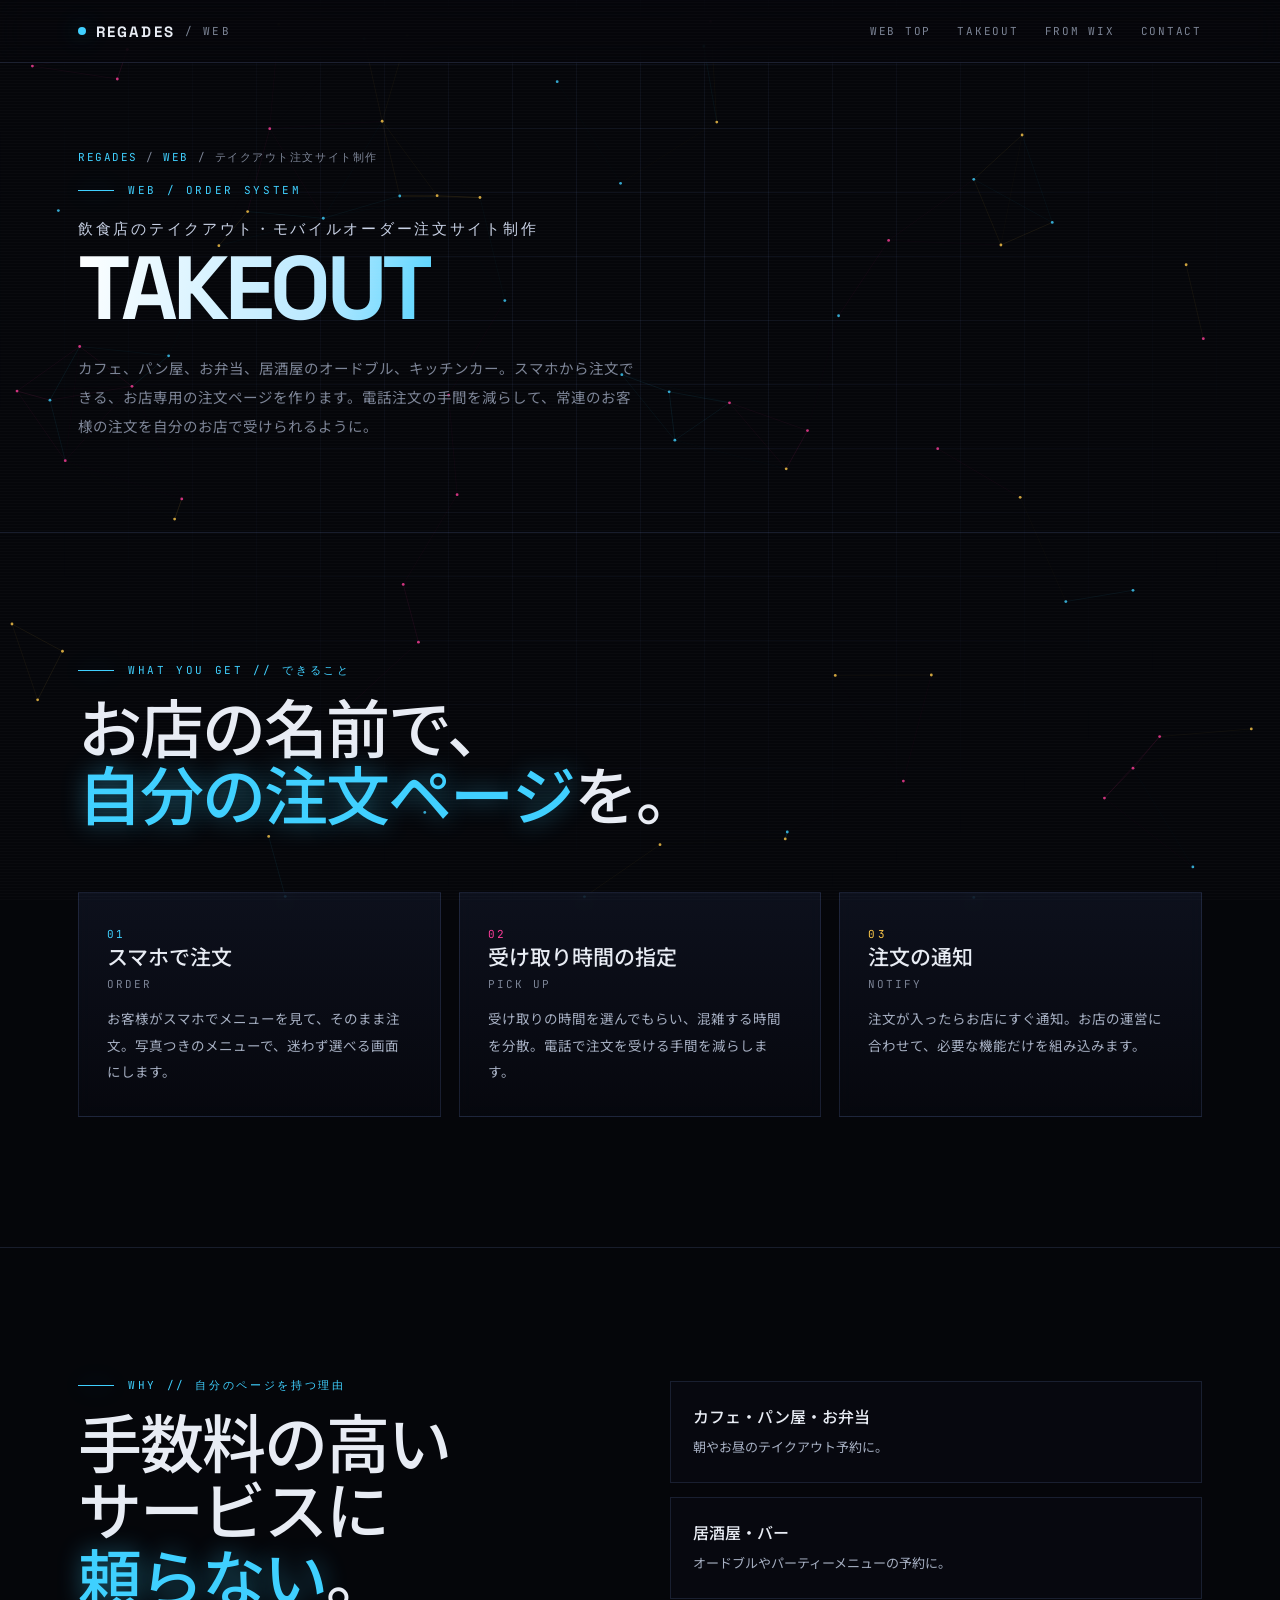
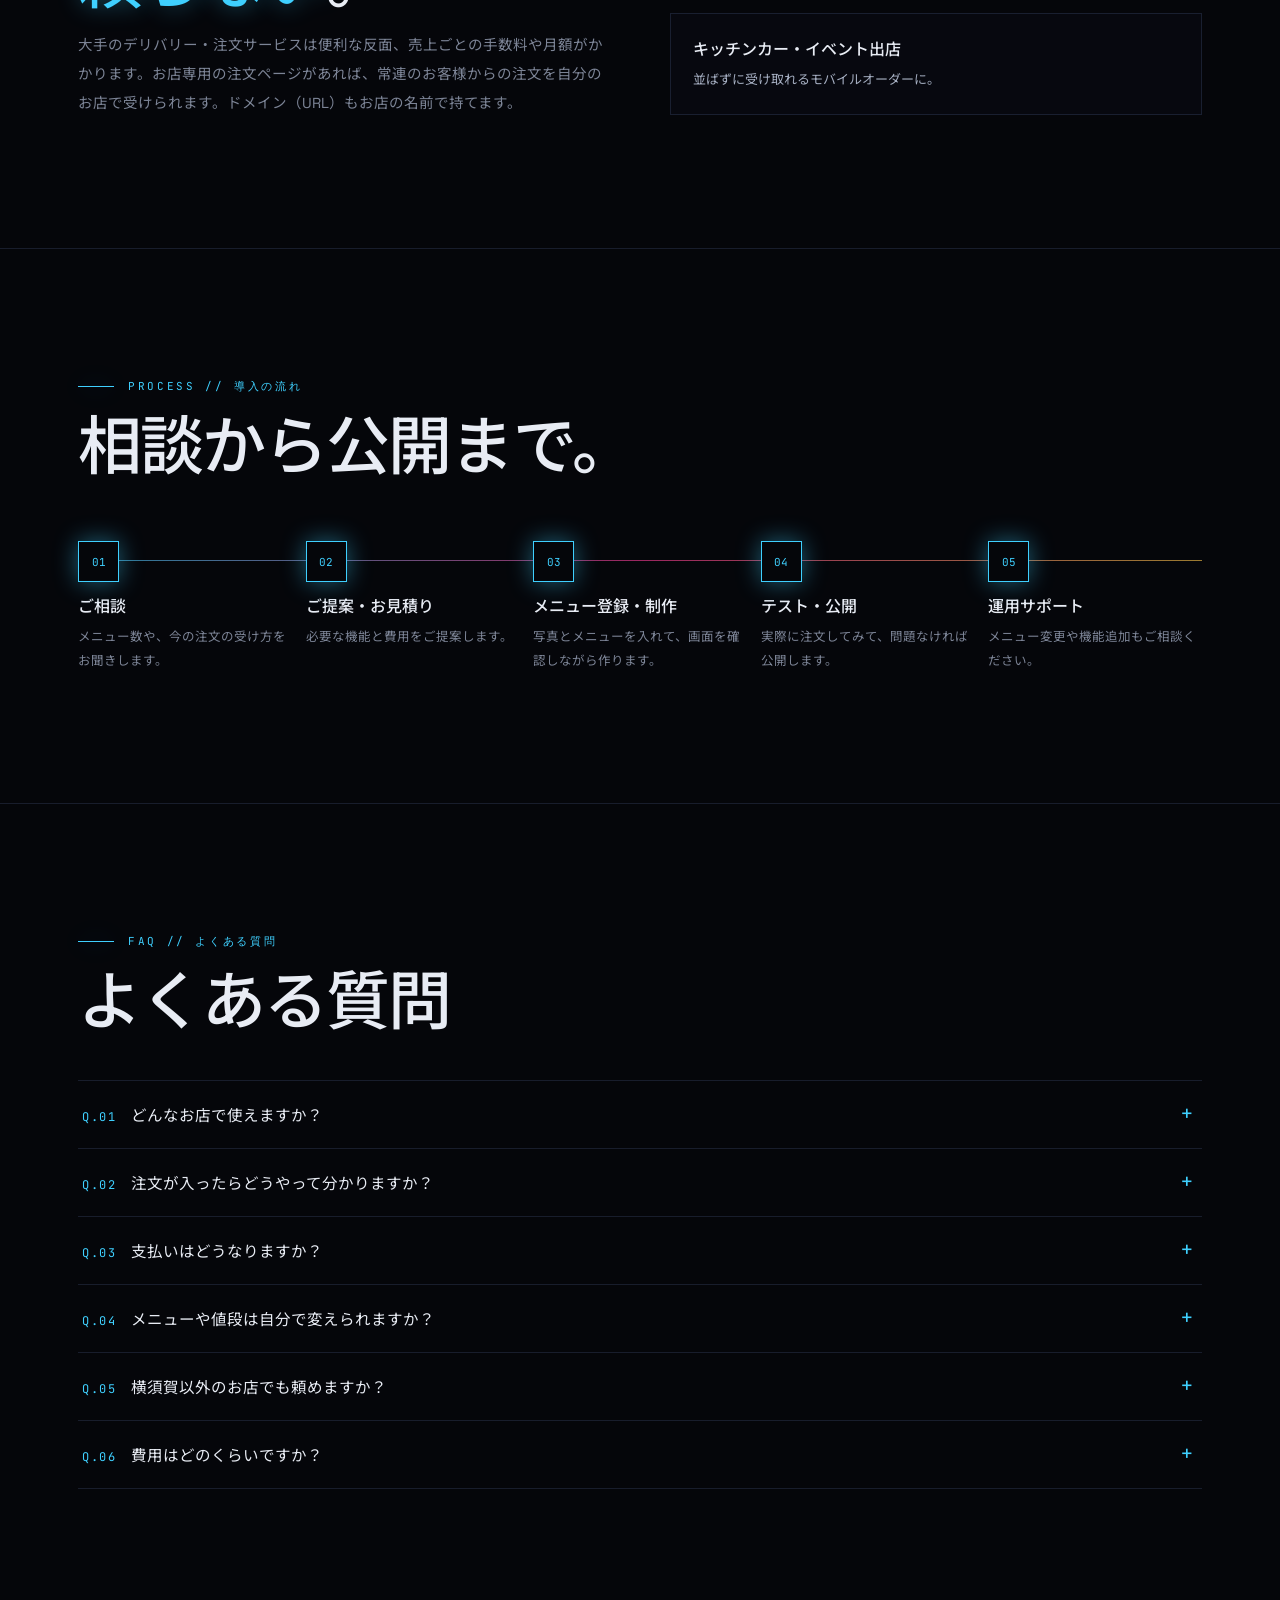
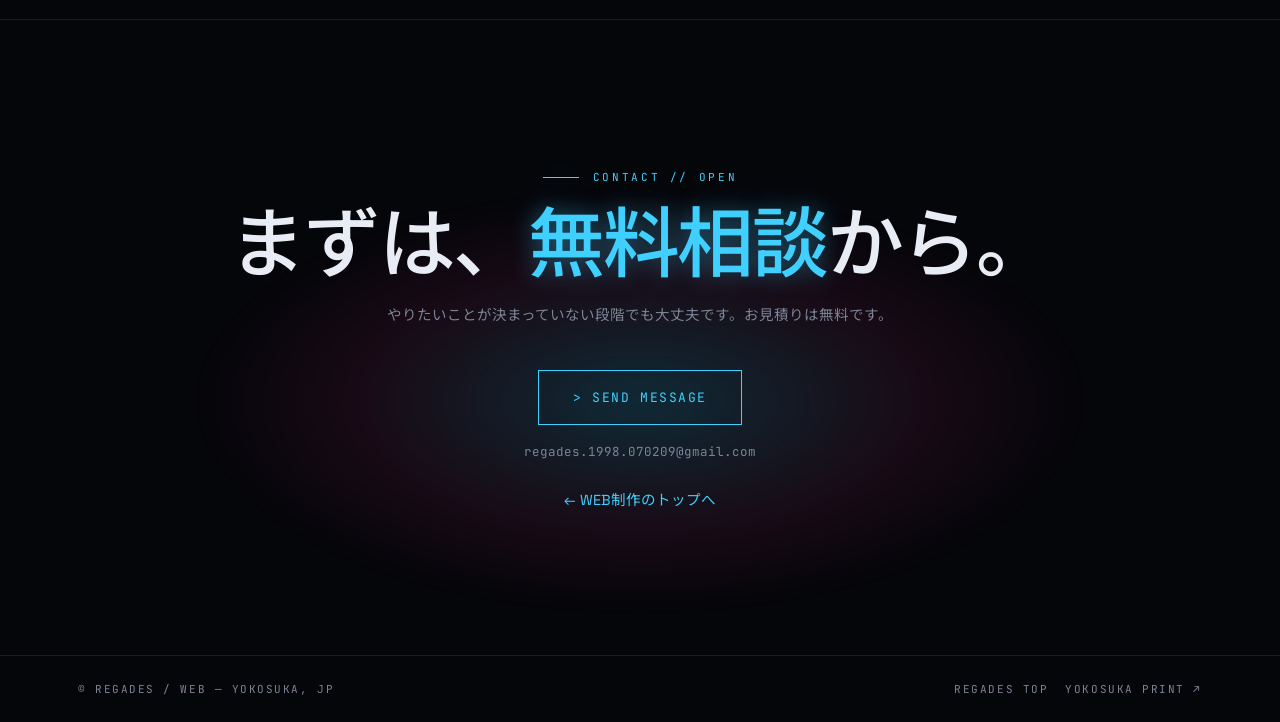
<file: web-takeout.html>
<!DOCTYPE html>
<html lang="ja">
<head>
<meta charset="UTF-8">
<meta name="viewport" content="width=device-width, initial-scale=1.0">
<title>テイクアウト・モバイルオーダー注文サイト制作｜飲食店向け — 横須賀 REGADES</title>
<meta name="description" content="飲食店・カフェ向けのテイクアウト・モバイルオーダー注文サイトを制作します。スマホで注文、受け取り時間の指定、注文通知。手数料の高いサービスに頼らず、お店の名前で注文ページを持てます。横須賀・三浦・逗子・横浜・全国対応。">
<link rel="canonical" href="https://www.regades.com/web-takeout.html">
<link rel="icon" href="favicon.svg" type="image/svg+xml">
<meta name="theme-color" content="#05060A">
<meta property="og:type" content="website">
<meta property="og:site_name" content="REGADES">
<meta property="og:locale" content="ja_JP">
<meta property="og:title" content="テイクアウト・モバイルオーダー注文サイト制作｜飲食店向け — 横須賀 REGADES">
<meta property="og:description" content="飲食店・カフェ向けのテイクアウト・モバイルオーダー注文サイトを制作します。スマホで注文、受け取り時間の指定、注文通知。手数料の高いサービスに頼らず、お店の名前で注文ページを持てます。横須賀・三浦・逗子・横浜・全国対応。">
<meta property="og:url" content="https://www.regades.com/web-takeout.html">
<meta property="og:image" content="https://www.regades.com/img/og-web.jpg">
<meta name="twitter:card" content="summary_large_image">
<script type="application/ld+json">{"@context": "https://schema.org", "@type": "FAQPage", "mainEntity": [{"@type": "Question", "name": "どんなお店で使えますか？", "acceptedAnswer": {"@type": "Answer", "text": "カフェ、パン屋、お弁当屋、居酒屋のオードブル予約、キッチンカーなど、持ち帰りや事前注文があるお店に向いています。"}}, {"@type": "Question", "name": "注文が入ったらどうやって分かりますか？", "acceptedAnswer": {"@type": "Answer", "text": "注文が入るとお店に通知が届くようにします。通知の受け取り方は、お店の運営に合わせてご相談ください。"}}, {"@type": "Question", "name": "支払いはどうなりますか？", "acceptedAnswer": {"@type": "Answer", "text": "店頭でのお支払いから始めることもできますし、オンライン決済を組み込むこともできます。お店に合った方法をご提案します。"}}, {"@type": "Question", "name": "メニューや値段は自分で変えられますか？", "acceptedAnswer": {"@type": "Answer", "text": "変更の頻度に合わせて、ご自身で更新できる形か、こちらで更新する形かをご提案します。"}}, {"@type": "Question", "name": "横須賀以外のお店でも頼めますか？", "acceptedAnswer": {"@type": "Answer", "text": "はい。横須賀・三浦・逗子・葉山・横浜を中心に、全国からオンラインでご依頼いただけます。"}}, {"@type": "Question", "name": "費用はどのくらいですか？", "acceptedAnswer": {"@type": "Answer", "text": "メニューの数や必要な機能によって変わるため、ご相談のうえでお見積りします。見積もりは無料です。"}}]}</script>
<script type="application/ld+json">{"@context": "https://schema.org", "@type": "BreadcrumbList", "itemListElement": [{"@type": "ListItem", "position": 1, "name": "REGADES", "item": "https://www.regades.com/"}, {"@type": "ListItem", "position": 2, "name": "WEB", "item": "https://www.regades.com/web.html"}, {"@type": "ListItem", "position": 3, "name": "テイクアウト注文サイト制作", "item": "https://www.regades.com/web-takeout.html"}]}</script>
<script type="application/ld+json">{"@context": "https://schema.org", "@type": "Service", "name": "テイクアウト注文サイト制作", "provider": {"@type": "Organization", "name": "REGADES", "url": "https://www.regades.com/"}, "areaServed": ["横須賀市", "三浦市", "逗子市", "葉山町", "横浜市", "日本"], "url": "https://www.regades.com/web-takeout.html", "description": "飲食店・カフェ向けのテイクアウト・モバイルオーダー注文サイトを制作します。スマホで注文、受け取り時間の指定、注文通知。手数料の高いサービスに頼らず、お店の名前で注文ページを持てます。横須賀・三浦・逗子・横浜・全国対応。"}</script>
<link rel="preconnect" href="https://fonts.googleapis.com">
<link rel="preconnect" href="https://fonts.gstatic.com" crossorigin>
<link href="https://fonts.googleapis.com/css2?family=Space+Grotesk:wght@300;400;500;700&family=JetBrains+Mono:wght@300;400;500&family=Noto+Sans+JP:wght@300;400;700&display=swap" rel="stylesheet">
<link rel="stylesheet" href="web.css">
<style>.hero{min-height:auto;padding:150px 0 90px}.hero h1{font-size:clamp(40px,7vw,96px)}</style>
</head>
<body>
<canvas id="net"></canvas>
<header>
  <div class="wrap">
    <a class="logo" href="./"><span class="dot"></span>REGADES<span class="mono" style="color:var(--mute);font-weight:400;letter-spacing:.2em;font-size:11px">/ WEB</span></a>
    <nav class="mono"><a href="web.html">WEB TOP</a><a href="web-takeout.html">TAKEOUT</a><a href="web-wix.html">FROM WIX</a><a href="#contact">CONTACT</a></nav>
  </div>
</header>

<section class="hero">
  <div class="wrap">
    <div class="crumb mono"><a href="./">REGADES</a> / <a href="web.html">WEB</a> / テイクアウト注文サイト制作</div>
    <div class="sys mono">WEB / ORDER SYSTEM</div>
    <h1><span class="kw mono">飲食店のテイクアウト・モバイルオーダー注文サイト制作</span><span class="g">TAKEOUT</span></h1>
    <p class="lead">カフェ、パン屋、お弁当、居酒屋のオードブル、キッチンカー。スマホから注文できる、お店専用の注文ページを作ります。電話注文の手間を減らして、常連のお客様の注文を自分のお店で受けられるように。</p>
  </div>
</section>

<section class="blk">
  <div class="wrap">
    <div class="sys mono">WHAT YOU GET // できること</div>
    <h2 class="h2 reveal">お店の名前で、<br><em>自分の注文ページ</em>を。</h2>
    <div class="svc">
      <div class="card reveal" style="--acc:var(--c)"><div class="code mono">01</div><h3>スマホで注文</h3><div class="en mono">ORDER</div><p>お客様がスマホでメニューを見て、そのまま注文。写真つきのメニューで、迷わず選べる画面にします。</p></div>
      <div class="card reveal" style="--acc:var(--m)"><div class="code mono">02</div><h3>受け取り時間の指定</h3><div class="en mono">PICK UP</div><p>受け取りの時間を選んでもらい、混雑する時間を分散。電話で注文を受ける手間を減らします。</p></div>
      <div class="card reveal" style="--acc:var(--y)"><div class="code mono">03</div><h3>注文の通知</h3><div class="en mono">NOTIFY</div><p>注文が入ったらお店にすぐ通知。お店の運営に合わせて、必要な機能だけを組み込みます。</p></div>
    </div>
  </div>
</section>

<section class="blk">
  <div class="wrap why">
    <div class="reveal">
      <div class="sys mono">WHY // 自分のページを持つ理由</div>
      <h2 class="h2">手数料の高い<br>サービスに<br><em>頼らない</em>。</h2>
      <p class="desc">大手のデリバリー・注文サービスは便利な反面、売上ごとの手数料や月額がかかります。お店専用の注文ページがあれば、常連のお客様からの注文を自分のお店で受けられます。ドメイン（URL）もお店の名前で持てます。</p>
    </div>
    <div class="reveal">
      <div class="inds" style="grid-template-columns:1fr;margin-top:0">
        <div class="ind"><b>カフェ・パン屋・お弁当</b><span>朝やお昼のテイクアウト予約に。</span></div>
        <div class="ind"><b>居酒屋・バー</b><span>オードブルやパーティーメニューの予約に。</span></div>
        <div class="ind"><b>キッチンカー・イベント出店</b><span>並ばずに受け取れるモバイルオーダーに。</span></div>
      </div>
    </div>
  </div>
</section>

<section class="blk" id="process">
  <div class="wrap">
    <div class="sys mono">PROCESS // 導入の流れ</div>
    <h2 class="h2 reveal">相談から公開まで。</h2>
    <ol class="proc reveal">
      <li data-n="01"><b>ご相談</b><span>メニュー数や、今の注文の受け方をお聞きします。</span></li>
      <li data-n="02"><b>ご提案・お見積り</b><span>必要な機能と費用をご提案します。</span></li>
      <li data-n="03"><b>メニュー登録・制作</b><span>写真とメニューを入れて、画面を確認しながら作ります。</span></li>
      <li data-n="04"><b>テスト・公開</b><span>実際に注文してみて、問題なければ公開します。</span></li>
      <li data-n="05"><b>運用サポート</b><span>メニュー変更や機能追加もご相談ください。</span></li>
    </ol>
  </div>
</section>


<section class="blk" id="faq">
  <div class="wrap">
    <div class="sys mono">FAQ // よくある質問</div>
    <h2 class="h2 reveal">よくある質問</h2>
    <div class="faq">
      <details class="qa reveal"><summary><span class="q mono">Q.01</span>どんなお店で使えますか？</summary><p>カフェ、パン屋、お弁当屋、居酒屋のオードブル予約、キッチンカーなど、持ち帰りや事前注文があるお店に向いています。</p></details>
      <details class="qa reveal"><summary><span class="q mono">Q.02</span>注文が入ったらどうやって分かりますか？</summary><p>注文が入るとお店に通知が届くようにします。通知の受け取り方は、お店の運営に合わせてご相談ください。</p></details>
      <details class="qa reveal"><summary><span class="q mono">Q.03</span>支払いはどうなりますか？</summary><p>店頭でのお支払いから始めることもできますし、オンライン決済を組み込むこともできます。お店に合った方法をご提案します。</p></details>
      <details class="qa reveal"><summary><span class="q mono">Q.04</span>メニューや値段は自分で変えられますか？</summary><p>変更の頻度に合わせて、ご自身で更新できる形か、こちらで更新する形かをご提案します。</p></details>
      <details class="qa reveal"><summary><span class="q mono">Q.05</span>横須賀以外のお店でも頼めますか？</summary><p>はい。横須賀・三浦・逗子・葉山・横浜を中心に、全国からオンラインでご依頼いただけます。</p></details>
      <details class="qa reveal"><summary><span class="q mono">Q.06</span>費用はどのくらいですか？</summary><p>メニューの数や必要な機能によって変わるため、ご相談のうえでお見積りします。見積もりは無料です。</p></details>
    </div>
  </div>
</section>

<section class="contact" id="contact">
  <div class="wrap">
    <div class="sys mono" style="justify-content:center">CONTACT // OPEN</div>
    <h2 class="h2">まずは、<em>無料相談</em>から。</h2>
    <p class="desc" style="margin:0 auto">やりたいことが決まっていない段階でも大丈夫です。お見積りは無料です。</p>
    <a class="btn" href="mailto:regades.1998.070209@gmail.com?subject=テイクアウト注文サイト制作%E3%81%AE%E3%81%94%E7%9B%B8%E8%AB%87">&gt; SEND MESSAGE</a>
    <div class="mail mono">regades.1998.070209@gmail.com</div>
    <p class="desc" style="margin:26px auto 0"><a href="web.html" style="color:var(--c)">← WEB制作のトップへ</a></p>
  </div>
</section>

<footer class="mono">
  <div class="wrap">
    <span>© REGADES / WEB — YOKOSUKA, JP</span>
    <span><a href="./">REGADES TOP</a>&nbsp;&nbsp;<a href="https://yokosukaprint.jp/">YOKOSUKA PRINT ↗</a></span>
  </div>
</footer>

<script>
(function(){
  const cv=document.getElementById('net'),cx=cv.getContext('2d');let W,H,pts=[],mx=-999,my=-999;
  const cols=['63,208,255','255,61,154','255,201,74'];
  function rs(){W=cv.width=innerWidth*devicePixelRatio;H=cv.height=innerHeight*devicePixelRatio;cv.style.width=innerWidth+'px';cv.style.height=innerHeight+'px';
    const n=Math.min(90,Math.floor(innerWidth*innerHeight/16000));pts=[];
    for(let i=0;i<n;i++)pts.push({x:Math.random()*W,y:Math.random()*H,vx:(Math.random()-.5)*.25*devicePixelRatio,vy:(Math.random()-.5)*.25*devicePixelRatio,c:cols[i%3]});}
  addEventListener('resize',rs);addEventListener('mousemove',e=>{mx=e.clientX*devicePixelRatio;my=e.clientY*devicePixelRatio});rs();
  const D=140*devicePixelRatio;
  (function f(){cx.clearRect(0,0,W,H);
    for(const p of pts){p.x+=p.vx;p.y+=p.vy;if(p.x<0||p.x>W)p.vx*=-1;if(p.y<0||p.y>H)p.vy*=-1;}
    for(let i=0;i<pts.length;i++){const a=pts[i];
      for(let j=i+1;j<pts.length;j++){const b=pts[j],d=Math.hypot(a.x-b.x,a.y-b.y);if(d<D){cx.strokeStyle=`rgba(${a.c},${(1-d/D)*.22})`;cx.lineWidth=devicePixelRatio*.6;cx.beginPath();cx.moveTo(a.x,a.y);cx.lineTo(b.x,b.y);cx.stroke();}}
      const dm=Math.hypot(a.x-mx,a.y-my);if(dm<D*1.4){cx.strokeStyle=`rgba(${a.c},${(1-dm/(D*1.4))*.5})`;cx.beginPath();cx.moveTo(a.x,a.y);cx.lineTo(mx,my);cx.stroke();}
      cx.fillStyle=`rgba(${a.c},.8)`;cx.beginPath();cx.arc(a.x,a.y,1.4*devicePixelRatio,0,7);cx.fill();}
    requestAnimationFrame(f);})();
})();
const io=new IntersectionObserver(es=>es.forEach(e=>{if(e.isIntersecting){e.target.classList.add('in');io.unobserve(e.target)}}),{threshold:.15});document.querySelectorAll('.reveal').forEach(el=>io.observe(el));
</script>
<script>
/* ページを開いたら必ず一番上から表示する（#付きのリンクで来たときだけその場所へ） */
(function(){try{if('scrollRestoration' in history)history.scrollRestoration='manual';}catch(e){}
  function toTop(){if(location.hash)return;window.scrollTo({top:0,left:0,behavior:'instant'});try{document.documentElement.scrollIntoView({block:'start',behavior:'instant'});}catch(e){}}
  toTop();document.addEventListener('DOMContentLoaded',toTop);addEventListener('load',()=>{toTop();setTimeout(toTop,60);});addEventListener('pageshow',toTop);})();
</script>
</body>
</html>
</file>
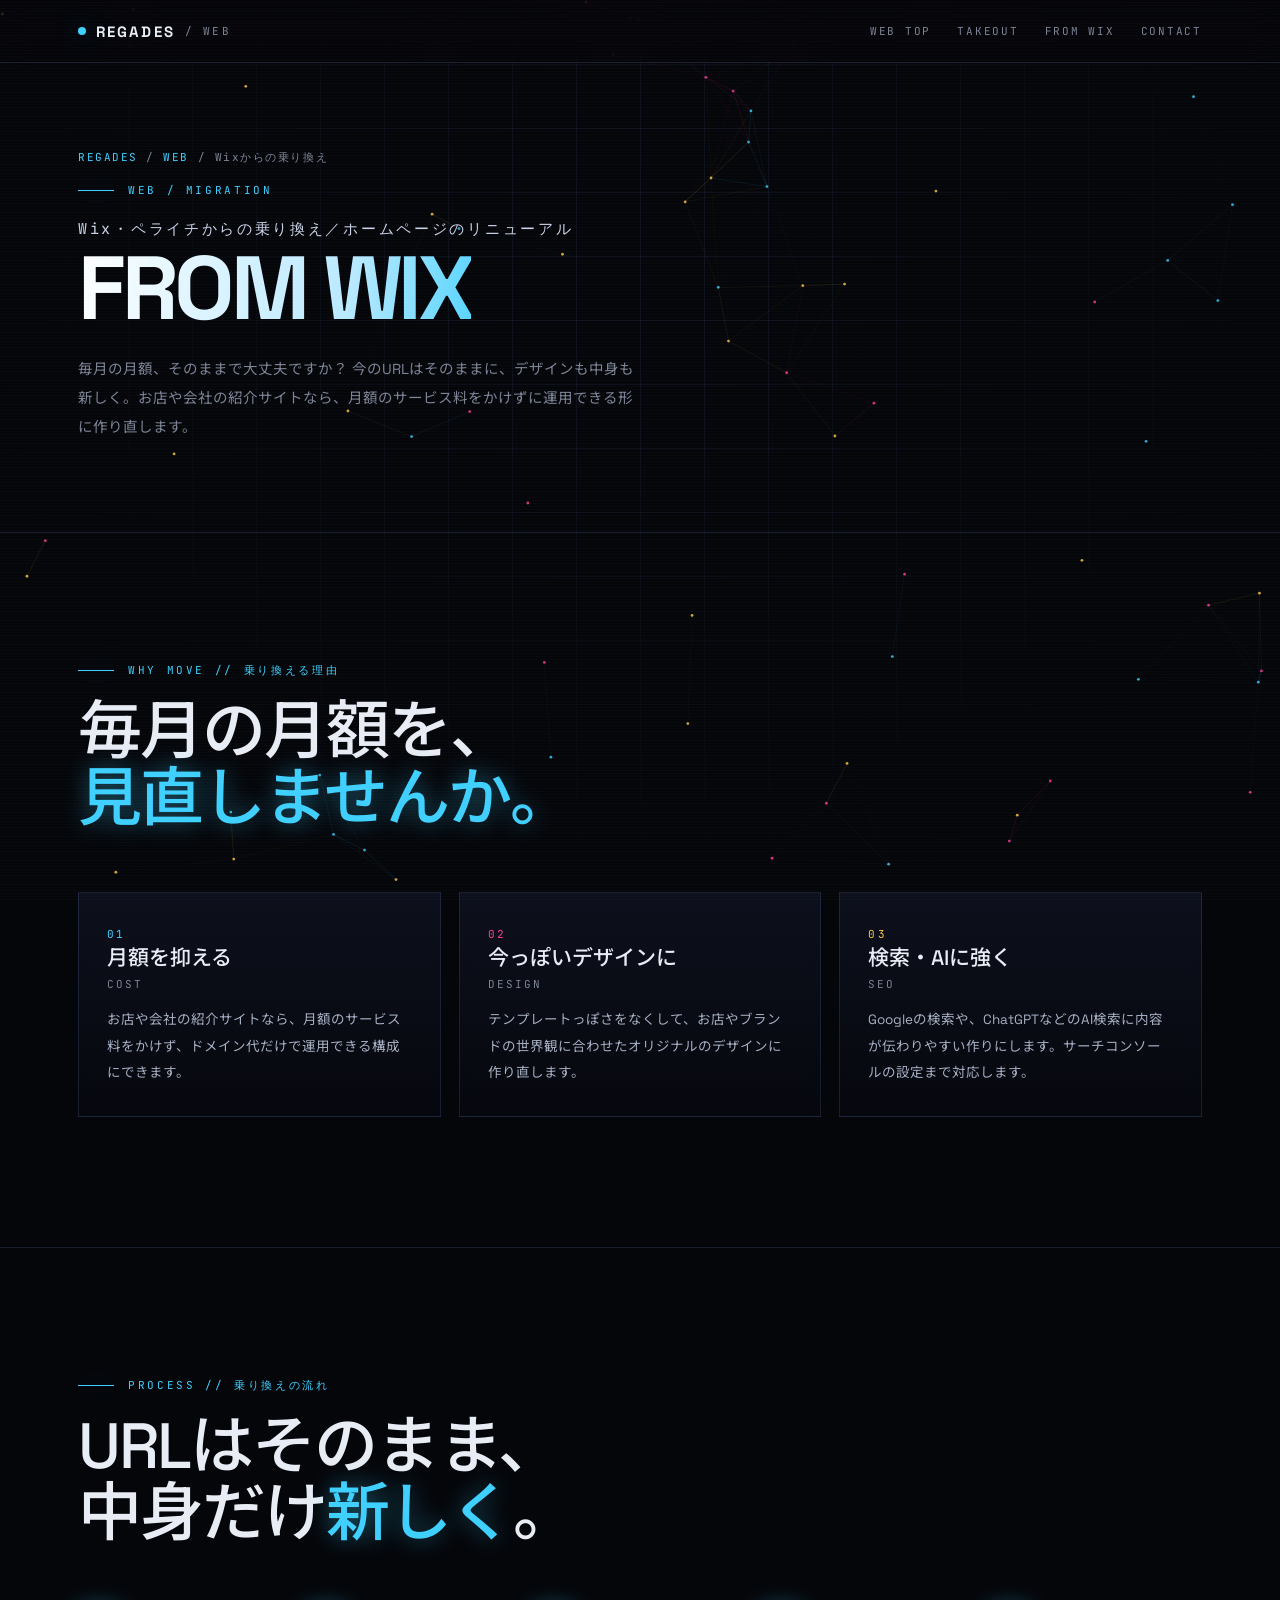
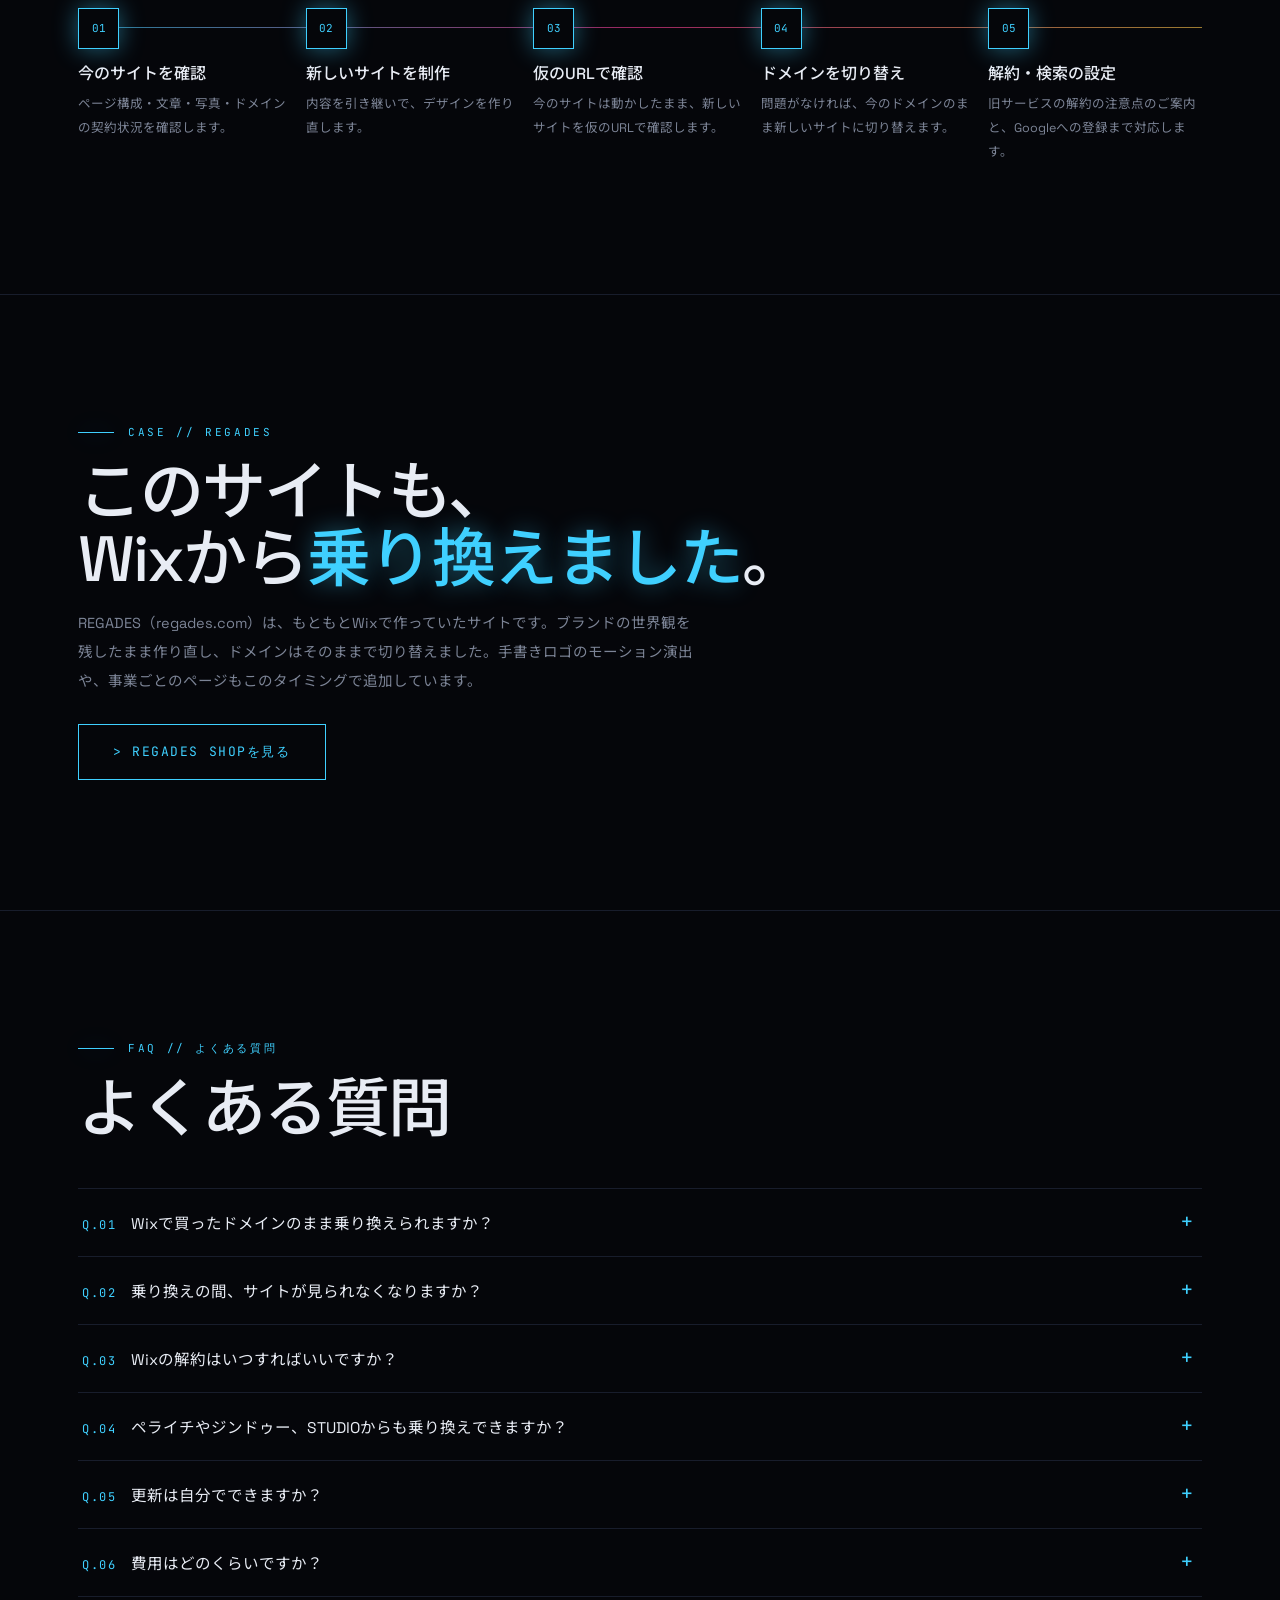
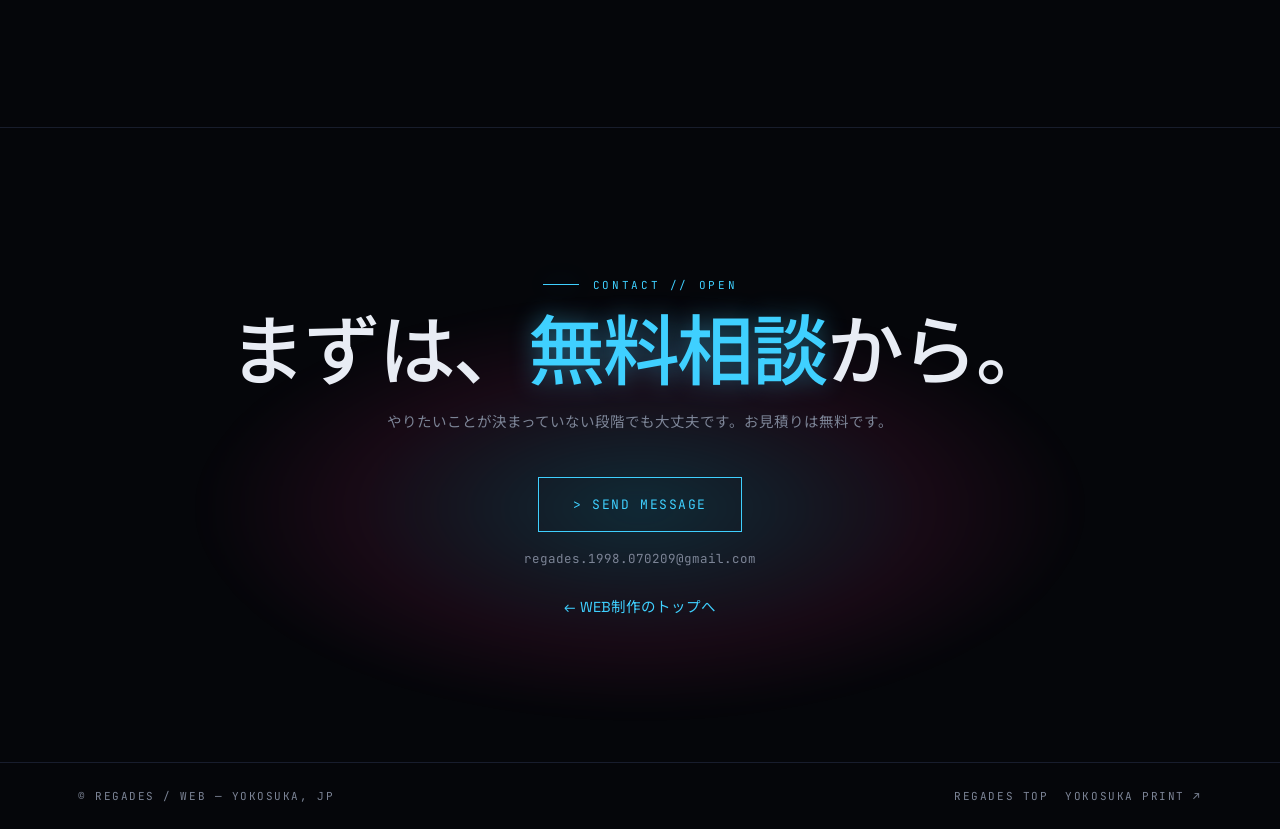
<file: web-wix.html>
<!DOCTYPE html>
<html lang="ja">
<head>
<meta charset="UTF-8">
<meta name="viewport" content="width=device-width, initial-scale=1.0">
<title>Wixからの乗り換え・ホームページのリニューアル｜月額を見直す — 横須賀 REGADES</title>
<meta name="description" content="WixやペライチなどのホームページをURLはそのままで乗り換え・リニューアル。月額のサービス料を見直し、オリジナルデザインで検索・AIにも強いサイトに作り直します。REGADES自身もWixから移行。横須賀・全国対応。">
<link rel="canonical" href="https://www.regades.com/web-wix.html">
<link rel="icon" href="favicon.svg" type="image/svg+xml">
<meta name="theme-color" content="#05060A">
<meta property="og:type" content="website">
<meta property="og:site_name" content="REGADES">
<meta property="og:locale" content="ja_JP">
<meta property="og:title" content="Wixからの乗り換え・ホームページのリニューアル｜月額を見直す — 横須賀 REGADES">
<meta property="og:description" content="WixやペライチなどのホームページをURLはそのままで乗り換え・リニューアル。月額のサービス料を見直し、オリジナルデザインで検索・AIにも強いサイトに作り直します。REGADES自身もWixから移行。横須賀・全国対応。">
<meta property="og:url" content="https://www.regades.com/web-wix.html">
<meta property="og:image" content="https://www.regades.com/img/og-web.jpg">
<meta name="twitter:card" content="summary_large_image">
<script type="application/ld+json">{"@context": "https://schema.org", "@type": "FAQPage", "mainEntity": [{"@type": "Question", "name": "Wixで買ったドメインのまま乗り換えられますか？", "acceptedAnswer": {"@type": "Answer", "text": "はい、できます。ドメインの設定を新しいサイトに向けるだけで、URLは変わりません。ドメインの契約は残したまま、サイトのプランだけを見直せます。"}}, {"@type": "Question", "name": "乗り換えの間、サイトが見られなくなりますか？", "acceptedAnswer": {"@type": "Answer", "text": "新しいサイトを仮のURLで確認してから切り替えるので、見られない時間はほとんどありません。切り替えの反映に数時間ほどかかることがあります。"}}, {"@type": "Question", "name": "Wixの解約はいつすればいいですか？", "acceptedAnswer": {"@type": "Answer", "text": "新しいサイトへの切り替えが終わって、写真などのデータを移し終わってからが安全です。ドメインの契約とサイトのプランは別なので、解約の範囲もご案内します。"}}, {"@type": "Question", "name": "ペライチやジンドゥー、STUDIOからも乗り換えできますか？", "acceptedAnswer": {"@type": "Answer", "text": "はい。サービスに関係なく、今のサイトの内容を引き継いで作り直せます。"}}, {"@type": "Question", "name": "更新は自分でできますか？", "acceptedAnswer": {"@type": "Answer", "text": "更新の頻度や内容に合わせて、ご自身で更新できる形か、こちらで更新する形かをご提案します。"}}, {"@type": "Question", "name": "費用はどのくらいですか？", "acceptedAnswer": {"@type": "Answer", "text": "ページ数や機能によって変わるため、今のサイトを拝見したうえでお見積りします。見積もりは無料です。"}}]}</script>
<script type="application/ld+json">{"@context": "https://schema.org", "@type": "BreadcrumbList", "itemListElement": [{"@type": "ListItem", "position": 1, "name": "REGADES", "item": "https://www.regades.com/"}, {"@type": "ListItem", "position": 2, "name": "WEB", "item": "https://www.regades.com/web.html"}, {"@type": "ListItem", "position": 3, "name": "Wixからの乗り換え", "item": "https://www.regades.com/web-wix.html"}]}</script>
<script type="application/ld+json">{"@context": "https://schema.org", "@type": "Service", "name": "Wixからの乗り換え", "provider": {"@type": "Organization", "name": "REGADES", "url": "https://www.regades.com/"}, "areaServed": ["横須賀市", "三浦市", "逗子市", "葉山町", "横浜市", "日本"], "url": "https://www.regades.com/web-wix.html", "description": "WixやペライチなどのホームページをURLはそのままで乗り換え・リニューアル。月額のサービス料を見直し、オリジナルデザインで検索・AIにも強いサイトに作り直します。REGADES自身もWixから移行。横須賀・全国対応。"}</script>
<link rel="preconnect" href="https://fonts.googleapis.com">
<link rel="preconnect" href="https://fonts.gstatic.com" crossorigin>
<link href="https://fonts.googleapis.com/css2?family=Space+Grotesk:wght@300;400;500;700&family=JetBrains+Mono:wght@300;400;500&family=Noto+Sans+JP:wght@300;400;700&display=swap" rel="stylesheet">
<link rel="stylesheet" href="web.css">
<style>.hero{min-height:auto;padding:150px 0 90px}.hero h1{font-size:clamp(40px,7vw,96px)}</style>
</head>
<body>
<canvas id="net"></canvas>
<header>
  <div class="wrap">
    <a class="logo" href="./"><span class="dot"></span>REGADES<span class="mono" style="color:var(--mute);font-weight:400;letter-spacing:.2em;font-size:11px">/ WEB</span></a>
    <nav class="mono"><a href="web.html">WEB TOP</a><a href="web-takeout.html">TAKEOUT</a><a href="web-wix.html">FROM WIX</a><a href="#contact">CONTACT</a></nav>
  </div>
</header>

<section class="hero">
  <div class="wrap">
    <div class="crumb mono"><a href="./">REGADES</a> / <a href="web.html">WEB</a> / Wixからの乗り換え</div>
    <div class="sys mono">WEB / MIGRATION</div>
    <h1><span class="kw mono">Wix・ペライチからの乗り換え／ホームページのリニューアル</span><span class="g">FROM WIX</span></h1>
    <p class="lead">毎月の月額、そのままで大丈夫ですか？ 今のURLはそのままに、デザインも中身も新しく。お店や会社の紹介サイトなら、月額のサービス料をかけずに運用できる形に作り直します。</p>
  </div>
</section>

<section class="blk">
  <div class="wrap">
    <div class="sys mono">WHY MOVE // 乗り換える理由</div>
    <h2 class="h2 reveal">毎月の月額を、<br><em>見直しませんか。</em></h2>
    <div class="svc">
      <div class="card reveal" style="--acc:var(--c)"><div class="code mono">01</div><h3>月額を抑える</h3><div class="en mono">COST</div><p>お店や会社の紹介サイトなら、月額のサービス料をかけず、ドメイン代だけで運用できる構成にできます。</p></div>
      <div class="card reveal" style="--acc:var(--m)"><div class="code mono">02</div><h3>今っぽいデザインに</h3><div class="en mono">DESIGN</div><p>テンプレートっぽさをなくして、お店やブランドの世界観に合わせたオリジナルのデザインに作り直します。</p></div>
      <div class="card reveal" style="--acc:var(--y)"><div class="code mono">03</div><h3>検索・AIに強く</h3><div class="en mono">SEO</div><p>Googleの検索や、ChatGPTなどのAI検索に内容が伝わりやすい作りにします。サーチコンソールの設定まで対応します。</p></div>
    </div>
  </div>
</section>

<section class="blk" id="process">
  <div class="wrap">
    <div class="sys mono">PROCESS // 乗り換えの流れ</div>
    <h2 class="h2 reveal">URLはそのまま、<br>中身だけ<em>新しく</em>。</h2>
    <ol class="proc reveal">
      <li data-n="01"><b>今のサイトを確認</b><span>ページ構成・文章・写真・ドメインの契約状況を確認します。</span></li>
      <li data-n="02"><b>新しいサイトを制作</b><span>内容を引き継いで、デザインを作り直します。</span></li>
      <li data-n="03"><b>仮のURLで確認</b><span>今のサイトは動かしたまま、新しいサイトを仮のURLで確認します。</span></li>
      <li data-n="04"><b>ドメインを切り替え</b><span>問題がなければ、今のドメインのまま新しいサイトに切り替えます。</span></li>
      <li data-n="05"><b>解約・検索の設定</b><span>旧サービスの解約の注意点のご案内と、Googleへの登録まで対応します。</span></li>
    </ol>
  </div>
</section>

<section class="blk">
  <div class="wrap">
    <div class="sys mono">CASE // REGADES</div>
    <h2 class="h2 reveal">このサイトも、<br>Wixから<em>乗り換えました</em>。</h2>
    <p class="desc reveal">REGADES（regades.com）は、もともとWixで作っていたサイトです。ブランドの世界観を残したまま作り直し、ドメインはそのままで切り替えました。手書きロゴのモーション演出や、事業ごとのページもこのタイミングで追加しています。</p>
    <a class="btn reveal" href="shop.html" style="margin-top:28px">&gt; REGADES SHOPを見る</a>
  </div>
</section>


<section class="blk" id="faq">
  <div class="wrap">
    <div class="sys mono">FAQ // よくある質問</div>
    <h2 class="h2 reveal">よくある質問</h2>
    <div class="faq">
      <details class="qa reveal"><summary><span class="q mono">Q.01</span>Wixで買ったドメインのまま乗り換えられますか？</summary><p>はい、できます。ドメインの設定を新しいサイトに向けるだけで、URLは変わりません。ドメインの契約は残したまま、サイトのプランだけを見直せます。</p></details>
      <details class="qa reveal"><summary><span class="q mono">Q.02</span>乗り換えの間、サイトが見られなくなりますか？</summary><p>新しいサイトを仮のURLで確認してから切り替えるので、見られない時間はほとんどありません。切り替えの反映に数時間ほどかかることがあります。</p></details>
      <details class="qa reveal"><summary><span class="q mono">Q.03</span>Wixの解約はいつすればいいですか？</summary><p>新しいサイトへの切り替えが終わって、写真などのデータを移し終わってからが安全です。ドメインの契約とサイトのプランは別なので、解約の範囲もご案内します。</p></details>
      <details class="qa reveal"><summary><span class="q mono">Q.04</span>ペライチやジンドゥー、STUDIOからも乗り換えできますか？</summary><p>はい。サービスに関係なく、今のサイトの内容を引き継いで作り直せます。</p></details>
      <details class="qa reveal"><summary><span class="q mono">Q.05</span>更新は自分でできますか？</summary><p>更新の頻度や内容に合わせて、ご自身で更新できる形か、こちらで更新する形かをご提案します。</p></details>
      <details class="qa reveal"><summary><span class="q mono">Q.06</span>費用はどのくらいですか？</summary><p>ページ数や機能によって変わるため、今のサイトを拝見したうえでお見積りします。見積もりは無料です。</p></details>
    </div>
  </div>
</section>

<section class="contact" id="contact">
  <div class="wrap">
    <div class="sys mono" style="justify-content:center">CONTACT // OPEN</div>
    <h2 class="h2">まずは、<em>無料相談</em>から。</h2>
    <p class="desc" style="margin:0 auto">やりたいことが決まっていない段階でも大丈夫です。お見積りは無料です。</p>
    <a class="btn" href="mailto:regades.1998.070209@gmail.com?subject=Wixからの乗り換え%E3%81%AE%E3%81%94%E7%9B%B8%E8%AB%87">&gt; SEND MESSAGE</a>
    <div class="mail mono">regades.1998.070209@gmail.com</div>
    <p class="desc" style="margin:26px auto 0"><a href="web.html" style="color:var(--c)">← WEB制作のトップへ</a></p>
  </div>
</section>

<footer class="mono">
  <div class="wrap">
    <span>© REGADES / WEB — YOKOSUKA, JP</span>
    <span><a href="./">REGADES TOP</a>&nbsp;&nbsp;<a href="https://yokosukaprint.jp/">YOKOSUKA PRINT ↗</a></span>
  </div>
</footer>

<script>
(function(){
  const cv=document.getElementById('net'),cx=cv.getContext('2d');let W,H,pts=[],mx=-999,my=-999;
  const cols=['63,208,255','255,61,154','255,201,74'];
  function rs(){W=cv.width=innerWidth*devicePixelRatio;H=cv.height=innerHeight*devicePixelRatio;cv.style.width=innerWidth+'px';cv.style.height=innerHeight+'px';
    const n=Math.min(90,Math.floor(innerWidth*innerHeight/16000));pts=[];
    for(let i=0;i<n;i++)pts.push({x:Math.random()*W,y:Math.random()*H,vx:(Math.random()-.5)*.25*devicePixelRatio,vy:(Math.random()-.5)*.25*devicePixelRatio,c:cols[i%3]});}
  addEventListener('resize',rs);addEventListener('mousemove',e=>{mx=e.clientX*devicePixelRatio;my=e.clientY*devicePixelRatio});rs();
  const D=140*devicePixelRatio;
  (function f(){cx.clearRect(0,0,W,H);
    for(const p of pts){p.x+=p.vx;p.y+=p.vy;if(p.x<0||p.x>W)p.vx*=-1;if(p.y<0||p.y>H)p.vy*=-1;}
    for(let i=0;i<pts.length;i++){const a=pts[i];
      for(let j=i+1;j<pts.length;j++){const b=pts[j],d=Math.hypot(a.x-b.x,a.y-b.y);if(d<D){cx.strokeStyle=`rgba(${a.c},${(1-d/D)*.22})`;cx.lineWidth=devicePixelRatio*.6;cx.beginPath();cx.moveTo(a.x,a.y);cx.lineTo(b.x,b.y);cx.stroke();}}
      const dm=Math.hypot(a.x-mx,a.y-my);if(dm<D*1.4){cx.strokeStyle=`rgba(${a.c},${(1-dm/(D*1.4))*.5})`;cx.beginPath();cx.moveTo(a.x,a.y);cx.lineTo(mx,my);cx.stroke();}
      cx.fillStyle=`rgba(${a.c},.8)`;cx.beginPath();cx.arc(a.x,a.y,1.4*devicePixelRatio,0,7);cx.fill();}
    requestAnimationFrame(f);})();
})();
const io=new IntersectionObserver(es=>es.forEach(e=>{if(e.isIntersecting){e.target.classList.add('in');io.unobserve(e.target)}}),{threshold:.15});document.querySelectorAll('.reveal').forEach(el=>io.observe(el));
</script>
<script>
/* ページを開いたら必ず一番上から表示する（#付きのリンクで来たときだけその場所へ） */
(function(){try{if('scrollRestoration' in history)history.scrollRestoration='manual';}catch(e){}
  function toTop(){if(location.hash)return;window.scrollTo({top:0,left:0,behavior:'instant'});try{document.documentElement.scrollIntoView({block:'start',behavior:'instant'});}catch(e){}}
  toTop();document.addEventListener('DOMContentLoaded',toTop);addEventListener('load',()=>{toTop();setTimeout(toTop,60);});addEventListener('pageshow',toTop);})();
</script>
</body>
</html>
</file>
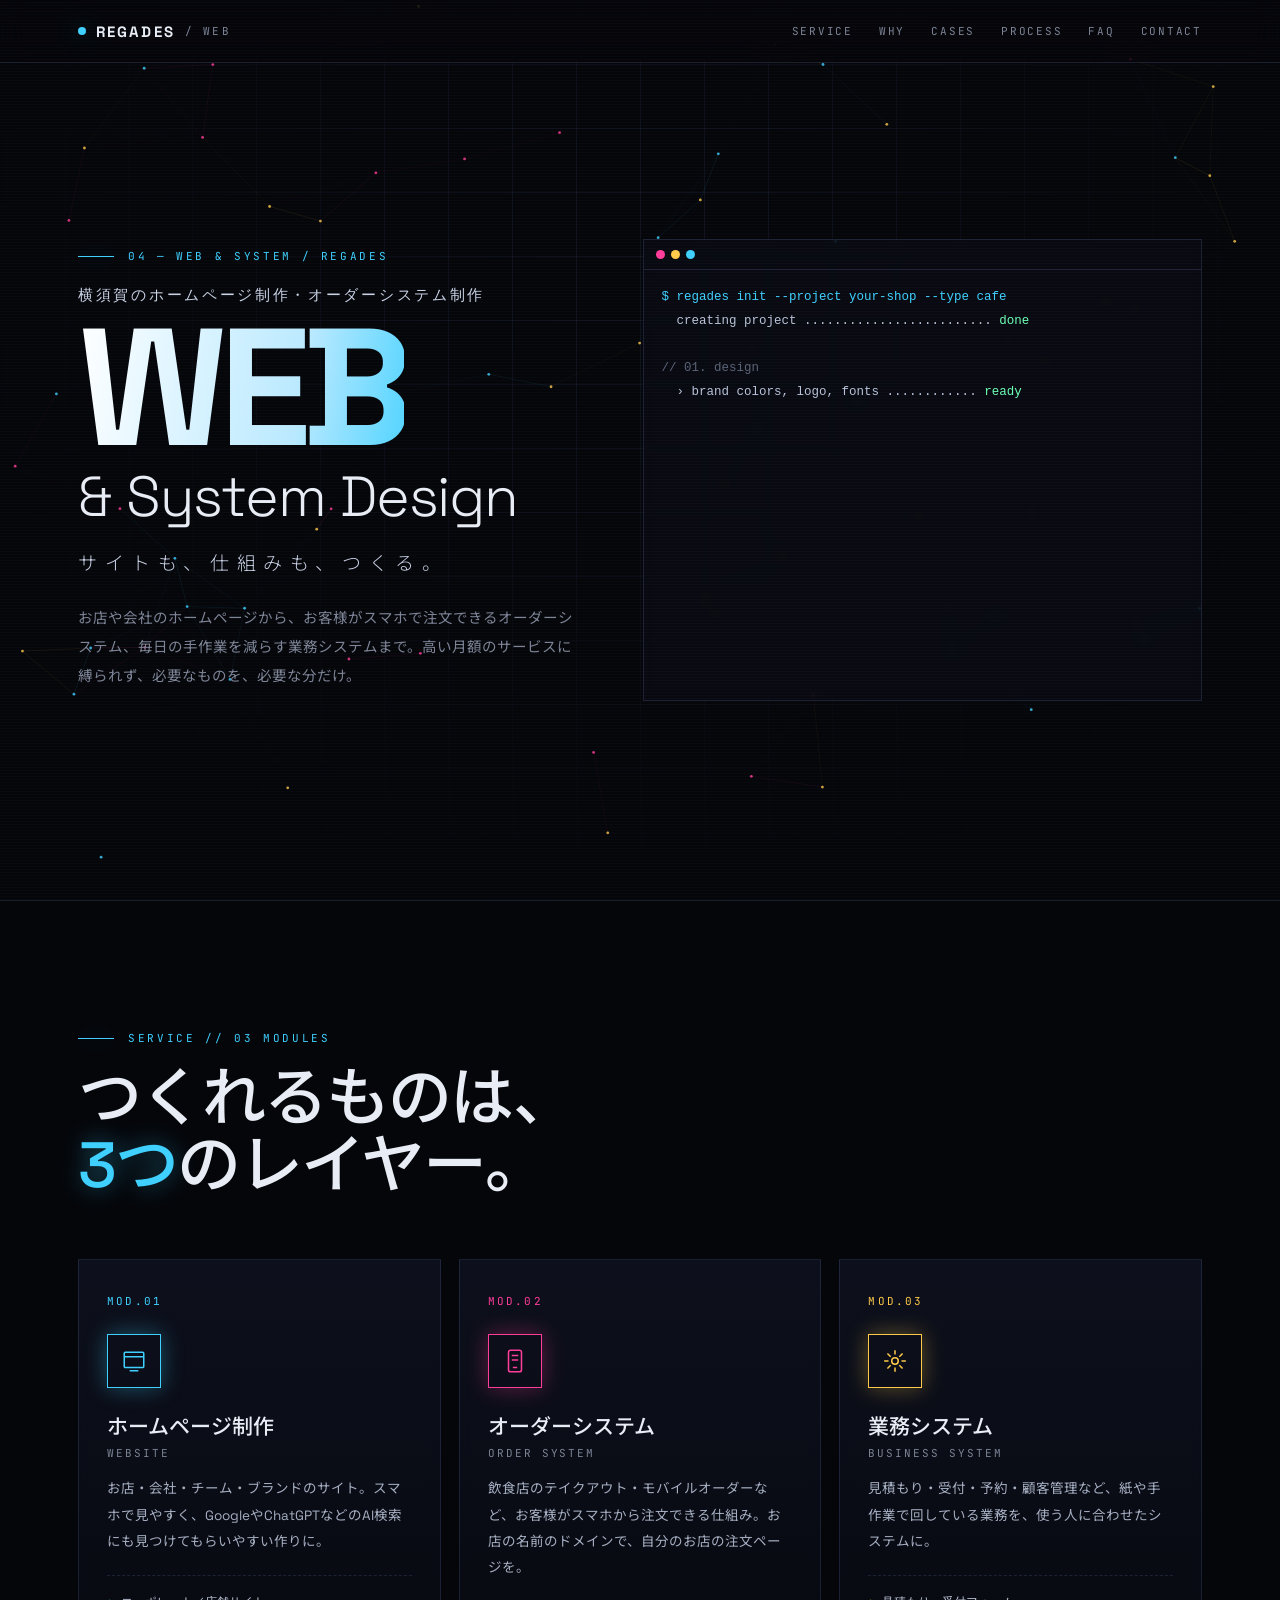
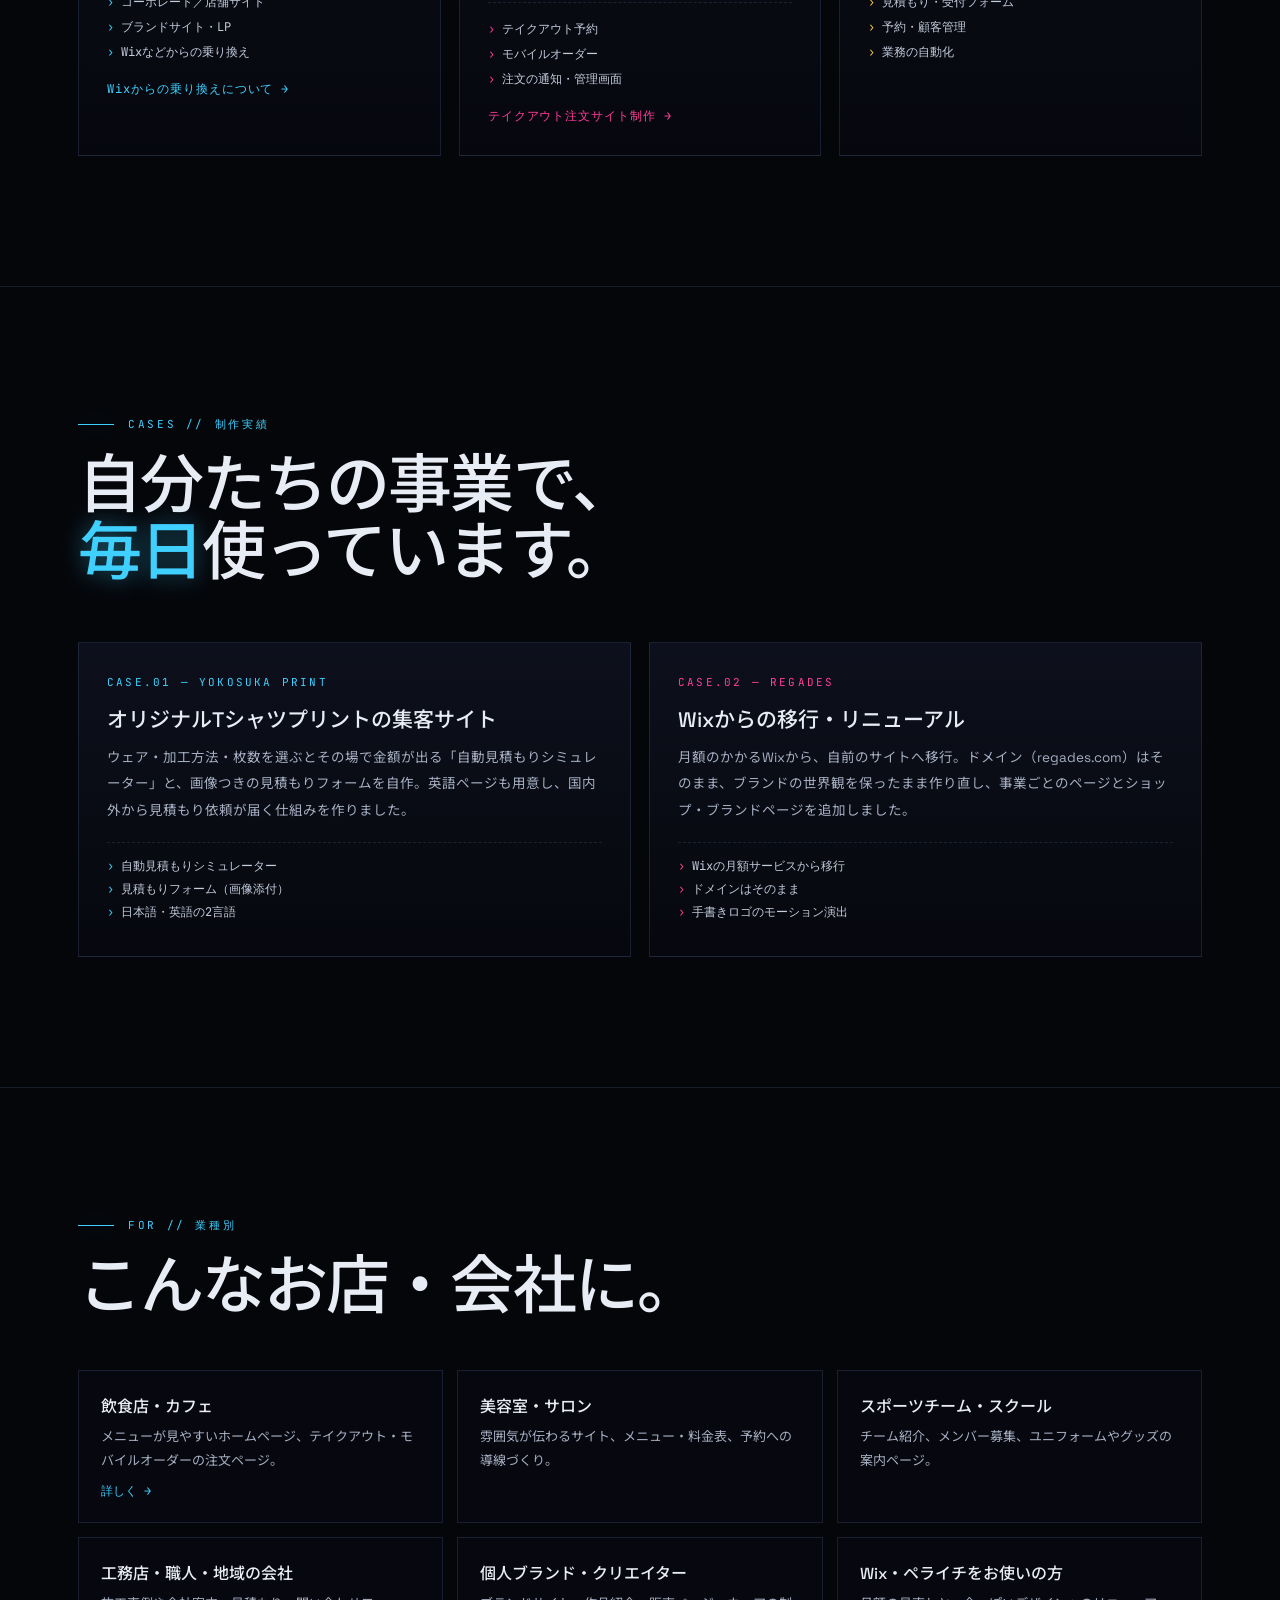
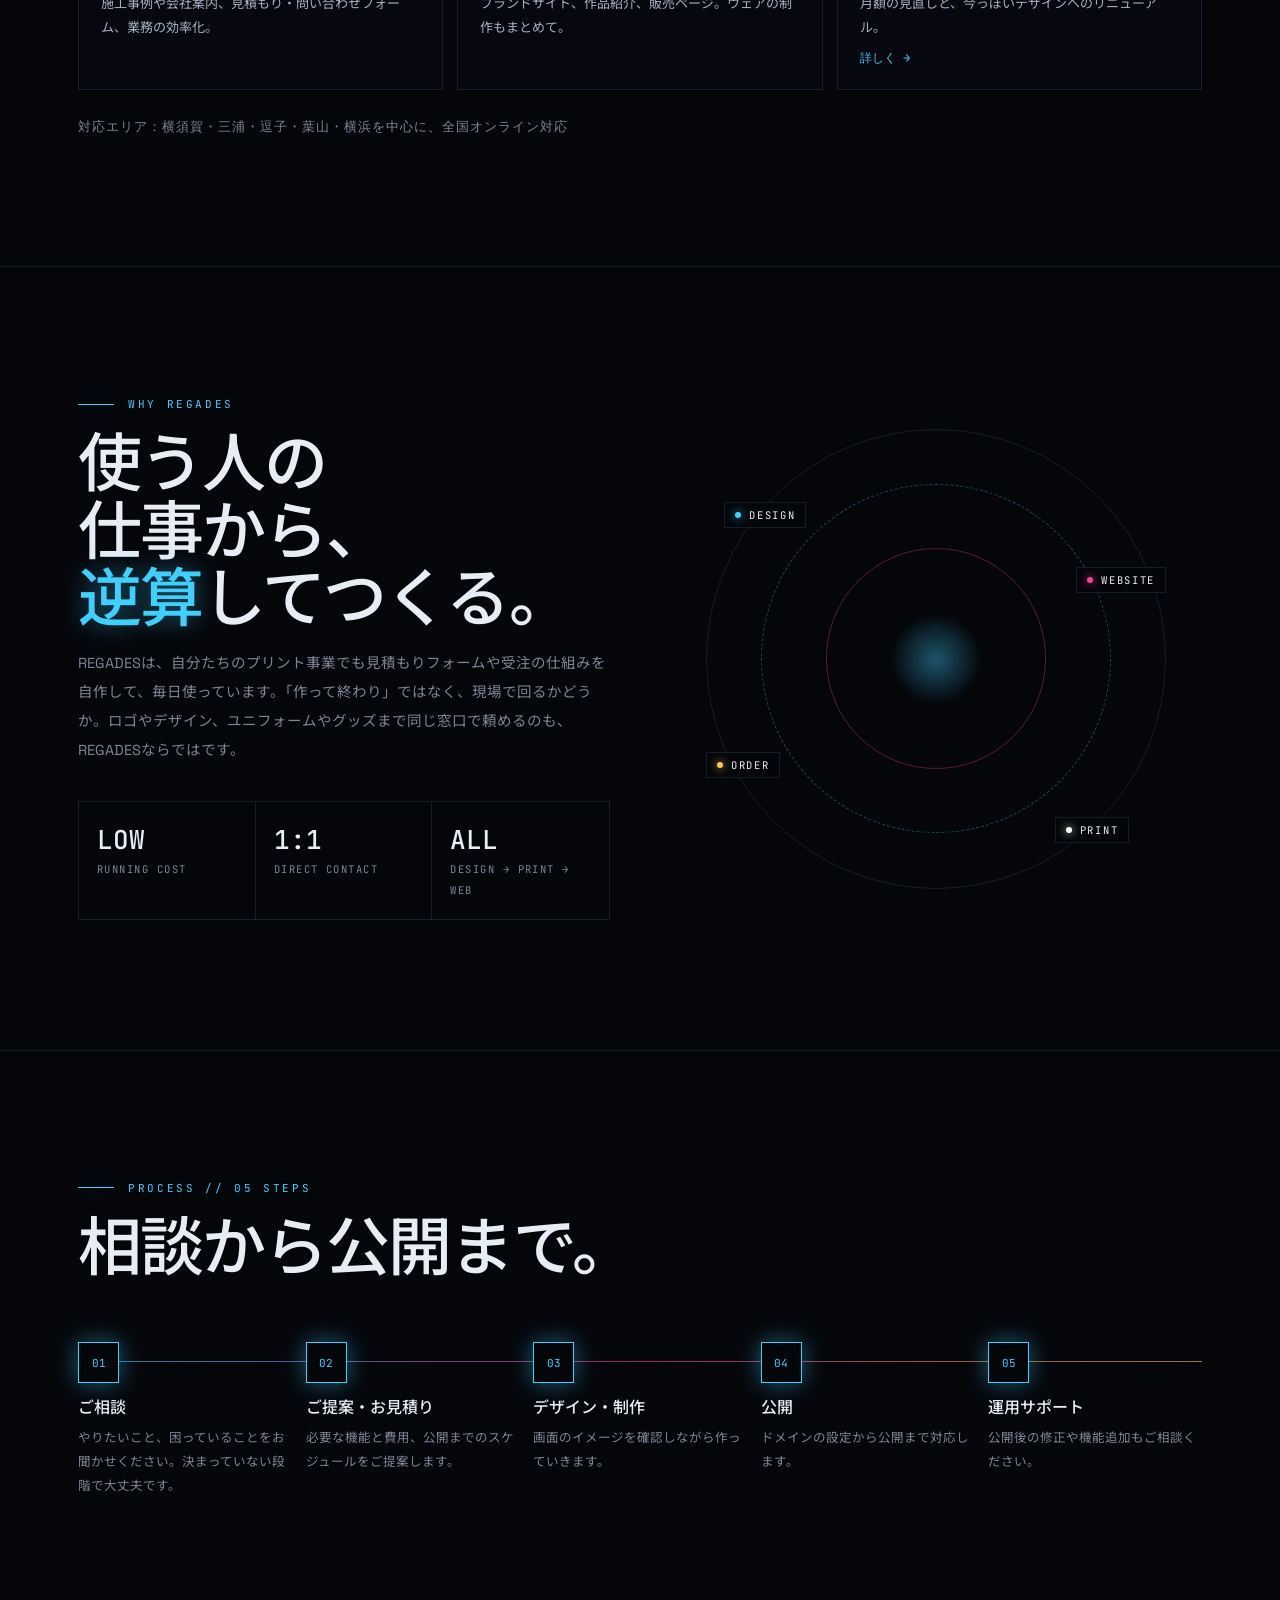
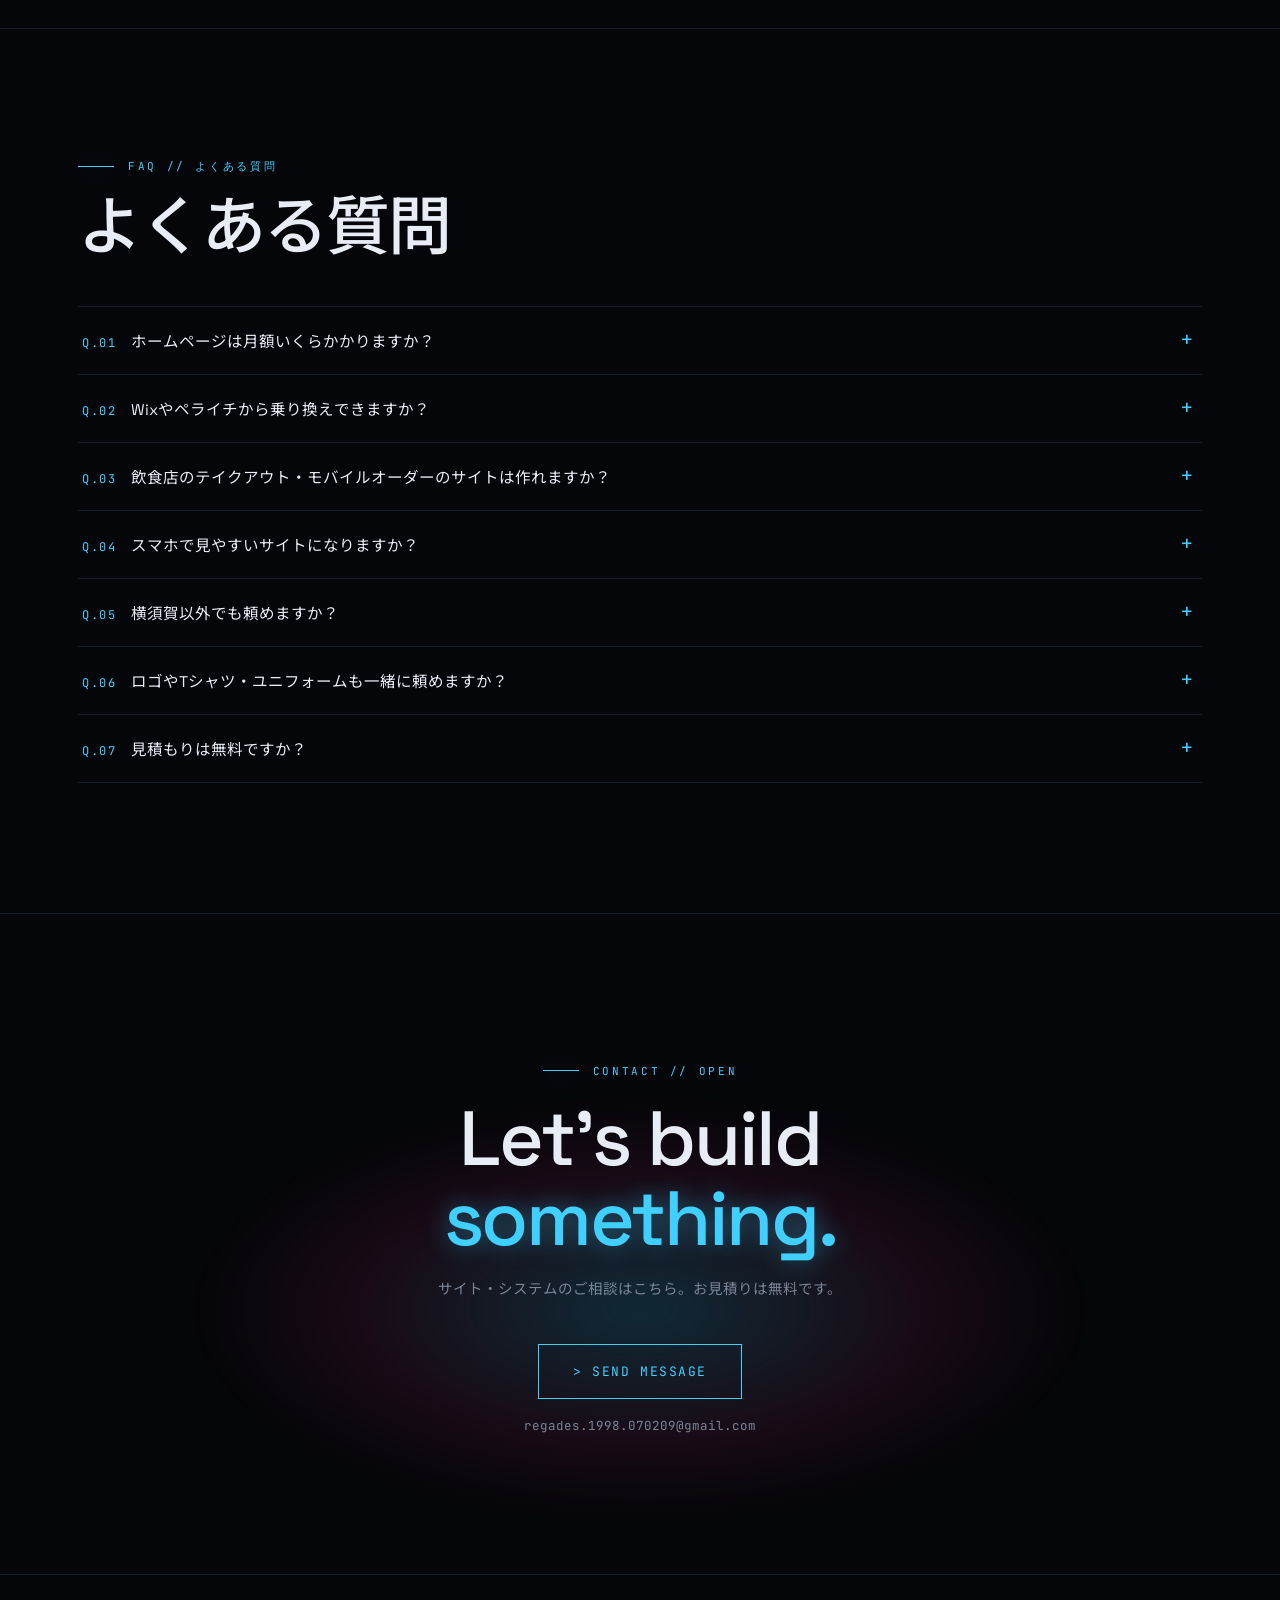
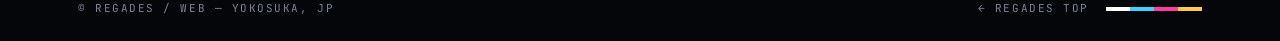
<file: web.html>
<!DOCTYPE html>
<html lang="ja">
<head>
<meta charset="UTF-8">
<meta name="viewport" content="width=device-width, initial-scale=1.0">
<title>REGADES WEB — ホームページ・オーダーシステム・業務システム制作（横須賀）</title>
<meta name="description" content="REGADESのWEB制作。お店や会社のホームページ、飲食店のテイクアウト・モバイルオーダーシステム、業務を効率化するシステムを横須賀から制作します。">
<link rel="canonical" href="https://www.regades.com/web.html">
<link rel="icon" href="favicon.svg" type="image/svg+xml">
<meta name="theme-color" content="#0A0A0B">
<meta property="og:type" content="website">
<meta property="og:site_name" content="REGADES">
<meta property="og:locale" content="ja_JP">
<meta property="og:title" content="REGADES WEB — ホームページ・オーダーシステム・業務システム制作（横須賀）">
<meta property="og:description" content="REGADESのWEB制作。お店や会社のホームページ、飲食店のテイクアウト・モバイルオーダーシステム、業務を効率化するシステムを横須賀から制作します。">
<meta property="og:url" content="https://www.regades.com/web.html">
<meta property="og:image" content="https://www.regades.com/img/og-web.jpg">
<meta property="og:image:width" content="1200">
<meta property="og:image:height" content="630">
<meta name="twitter:card" content="summary_large_image">
<script type="application/ld+json">{"@context": "https://schema.org", "@type": "ProfessionalService", "name": "REGADES WEB", "url": "https://www.regades.com/web.html", "description": "横須賀のホームページ制作・オーダーシステム（テイクアウト・モバイルオーダー）・業務システム制作。", "areaServed": "JP", "address": {"@type": "PostalAddress", "addressLocality": "横須賀市", "addressRegion": "神奈川県", "addressCountry": "JP"}, "email": "regades.1998.070209@gmail.com", "parentOrganization": {"@type": "Organization", "name": "REGADES", "url": "https://www.regades.com/"}, "hasOfferCatalog": {"@type": "OfferCatalog", "name": "WEB制作", "itemListElement": [{"@type": "Offer", "itemOffered": {"@type": "Service", "name": "ホームページ制作"}}, {"@type": "Offer", "itemOffered": {"@type": "Service", "name": "オーダーシステム（テイクアウト・モバイルオーダー）"}}, {"@type": "Offer", "itemOffered": {"@type": "Service", "name": "業務システム制作"}}]}}</script>
<link rel="preconnect" href="https://fonts.googleapis.com">
<link rel="preconnect" href="https://fonts.gstatic.com" crossorigin>
<link href="https://fonts.googleapis.com/css2?family=Space+Grotesk:wght@300;400;500;700&family=JetBrains+Mono:wght@300;400;500&family=Noto+Sans+JP:wght@300;400;700&display=swap" rel="stylesheet">
<link rel="stylesheet" href="web.css">
<script type="application/ld+json">{"@context": "https://schema.org", "@type": "FAQPage", "mainEntity": [{"@type": "Question", "name": "ホームページは月額いくらかかりますか？", "acceptedAnswer": {"@type": "Answer", "text": "作るサイトの内容によりますが、お店や会社の紹介サイトなら、Wixなどの月額サービスを使わず、ドメイン代だけで運用できる構成にできます。注文システムなど、サーバーが必要なものは内容に合わせてご提案します。"}}, {"@type": "Question", "name": "Wixやペライチから乗り換えできますか？", "acceptedAnswer": {"@type": "Answer", "text": "できます。今のサイトの文章・写真・メニューを引き継いで作り直し、ドメイン（URL）もそのまま使えるように切り替えます。REGADES自身のサイトも、Wixから移行しています。"}}, {"@type": "Question", "name": "飲食店のテイクアウト・モバイルオーダーのサイトは作れますか？", "acceptedAnswer": {"@type": "Answer", "text": "作れます。メニュー表示、注文、受け取り時間の指定、お店への注文通知など、お店の運営に合わせて必要な機能だけを組み込みます。"}}, {"@type": "Question", "name": "スマホで見やすいサイトになりますか？", "acceptedAnswer": {"@type": "Answer", "text": "はい。スマホで見ることを前提に作ります。GoogleやChatGPTなどの検索・AIに内容が伝わりやすい作りにもしています。"}}, {"@type": "Question", "name": "横須賀以外でも頼めますか？", "acceptedAnswer": {"@type": "Answer", "text": "はい。横須賀・三浦・逗子・葉山・横浜を中心に、全国からオンラインでご依頼いただけます。打ち合わせはオンラインでも対応します。"}}, {"@type": "Question", "name": "ロゴやTシャツ・ユニフォームも一緒に頼めますか？", "acceptedAnswer": {"@type": "Answer", "text": "はい。REGADESではロゴ・デザインの制作と、YOKOSUKA PRINTでのウェアのプリントも行っているので、サイトとあわせて同じ窓口でご相談いただけます。"}}, {"@type": "Question", "name": "見積もりは無料ですか？", "acceptedAnswer": {"@type": "Answer", "text": "無料です。やりたいことが決まっていない段階でも、お気軽にご相談ください。"}}]}</script>
<script type="application/ld+json">{"@context": "https://schema.org", "@type": "BreadcrumbList", "itemListElement": [{"@type": "ListItem", "position": 1, "name": "REGADES", "item": "https://www.regades.com/"}, {"@type": "ListItem", "position": 2, "name": "WEB（ホームページ・システム制作）", "item": "https://www.regades.com/web.html"}]}</script>
</head>
<body>
<canvas id="net"></canvas>

<header>
  <div class="wrap">
    <a class="logo" href="./"><span class="dot"></span>REGADES<span class="mono" style="color:var(--mute);font-weight:400;letter-spacing:.2em;font-size:11px">/ WEB</span></a>
    <nav class="mono"><a href="#service">SERVICE</a><a href="#why">WHY</a><a href="#cases">CASES</a><a href="#process">PROCESS</a><a href="#faq">FAQ</a><a href="#contact">CONTACT</a></nav>
  </div>
</header>

<section class="hero">
  <div class="wrap">
    <div class="hgrid"><div>
    <div class="sys mono">04 — WEB &amp; SYSTEM / REGADES</div>
    <h1><span class="kw mono">横須賀のホームページ制作・オーダーシステム制作</span><span class="glitch g" data-t="WEB">WEB</span><span class="sub">&amp; System Design</span></h1>
    <div class="jp">サイトも、仕組みも、つくる。</div>
    <p class="lead">お店や会社のホームページから、お客様がスマホで注文できるオーダーシステム、毎日の手作業を減らす業務システムまで。高い月額のサービスに縛られず、必要なものを、必要な分だけ。</p>
    </div>
    <div class="term mono">
      <div class="bar"><i></i><i></i><i></i></div>
      <pre id="typed"></pre>
    </div></div>
  </div>
</section>

<section class="blk" id="service">
  <div class="wrap">
    <div class="sys mono">SERVICE // 03 MODULES</div>
    <h2 class="h2 reveal">つくれるものは、<br><em>3つ</em>のレイヤー。</h2>
    <div class="svc">
      <div class="card reveal" style="--acc:var(--c)">
        <div class="code mono">MOD.01</div>
        <div class="ic"><svg viewBox="0 0 24 24" fill="none" stroke-width="1.4"><rect x="3" y="4" width="18" height="14" rx="1"/><path d="M3 8h18M8 21h8"/></svg></div>
        <h3>ホームページ制作</h3>
        <div class="en mono">WEBSITE</div>
        <p>お店・会社・チーム・ブランドのサイト。スマホで見やすく、GoogleやChatGPTなどのAI検索にも見つけてもらいやすい作りに。</p>
        <ul class="mono"><li>コーポレート／店舗サイト</li><li>ブランドサイト・LP</li><li>Wixなどからの乗り換え</li></ul>
        <a class="more mono" href="web-wix.html">Wixからの乗り換えについて →</a>
      </div>
      <div class="card reveal" style="--acc:var(--m)">
        <div class="code mono">MOD.02</div>
        <div class="ic"><svg viewBox="0 0 24 24" fill="none" stroke-width="1.4"><rect x="6" y="2" width="12" height="20" rx="2"/><path d="M10 18h4M9 7h6M9 11h6"/></svg></div>
        <h3>オーダーシステム</h3>
        <div class="en mono">ORDER SYSTEM</div>
        <p>飲食店のテイクアウト・モバイルオーダーなど、お客様がスマホから注文できる仕組み。お店の名前のドメインで、自分のお店の注文ページを。</p>
        <ul class="mono"><li>テイクアウト予約</li><li>モバイルオーダー</li><li>注文の通知・管理画面</li></ul>
        <a class="more mono" href="web-takeout.html">テイクアウト注文サイト制作 →</a>
      </div>
      <div class="card reveal" style="--acc:var(--y)">
        <div class="code mono">MOD.03</div>
        <div class="ic"><svg viewBox="0 0 24 24" fill="none" stroke-width="1.4"><circle cx="12" cy="12" r="3"/><path d="M12 2v4M12 18v4M2 12h4M18 12h4M5 5l3 3M16 16l3 3M5 19l3-3M16 8l3-3"/></svg></div>
        <h3>業務システム</h3>
        <div class="en mono">BUSINESS SYSTEM</div>
        <p>見積もり・受付・予約・顧客管理など、紙や手作業で回している業務を、使う人に合わせたシステムに。</p>
        <ul class="mono"><li>見積もり・受付フォーム</li><li>予約・顧客管理</li><li>業務の自動化</li></ul>
      </div>
    </div>
  </div>
</section>

<section class="blk" id="cases">
  <div class="wrap">
    <div class="sys mono">CASES // 制作実績</div>
    <h2 class="h2 reveal">自分たちの事業で、<br><em>毎日</em>使っています。</h2>
    <div class="cases">
      <a class="case reveal" href="https://yokosukaprint.jp/" target="_blank" rel="noopener" style="--acc:var(--c)">
        <div class="code mono">CASE.01 — YOKOSUKA PRINT</div>
        <h3>オリジナルTシャツプリントの集客サイト</h3>
        <p>ウェア・加工方法・枚数を選ぶとその場で金額が出る「自動見積もりシミュレーター」と、画像つきの見積もりフォームを自作。英語ページも用意し、国内外から見積もり依頼が届く仕組みを作りました。</p>
        <ul class="mono"><li>自動見積もりシミュレーター</li><li>見積もりフォーム（画像添付）</li><li>日本語・英語の2言語</li></ul>
      </a>
      <a class="case reveal" href="web-wix.html" style="--acc:var(--m)">
        <div class="code mono">CASE.02 — REGADES</div>
        <h3>Wixからの移行・リニューアル</h3>
        <p>月額のかかるWixから、自前のサイトへ移行。ドメイン（regades.com）はそのまま、ブランドの世界観を保ったまま作り直し、事業ごとのページとショップ・ブランドページを追加しました。</p>
        <ul class="mono"><li>Wixの月額サービスから移行</li><li>ドメインはそのまま</li><li>手書きロゴのモーション演出</li></ul>
      </a>
    </div>
  </div>
</section>

<section class="blk" id="industry">
  <div class="wrap">
    <div class="sys mono">FOR // 業種別</div>
    <h2 class="h2 reveal">こんなお店・会社に。</h2>
    <div class="inds">
      <div class="ind reveal"><b>飲食店・カフェ</b><span>メニューが見やすいホームページ、テイクアウト・モバイルオーダーの注文ページ。</span><a class="mono" href="web-takeout.html">詳しく →</a></div>
      <div class="ind reveal"><b>美容室・サロン</b><span>雰囲気が伝わるサイト、メニュー・料金表、予約への導線づくり。</span></div>
      <div class="ind reveal"><b>スポーツチーム・スクール</b><span>チーム紹介、メンバー募集、ユニフォームやグッズの案内ページ。</span></div>
      <div class="ind reveal"><b>工務店・職人・地域の会社</b><span>施工事例や会社案内、見積もり・問い合わせフォーム、業務の効率化。</span></div>
      <div class="ind reveal"><b>個人ブランド・クリエイター</b><span>ブランドサイト、作品紹介、販売ページ。ウェアの制作もまとめて。</span></div>
      <div class="ind reveal"><b>Wix・ペライチをお使いの方</b><span>月額の見直しと、今っぽいデザインへのリニューアル。</span><a class="mono" href="web-wix.html">詳しく →</a></div>
    </div>
    <p class="area mono reveal">対応エリア：横須賀・三浦・逗子・葉山・横浜を中心に、全国オンライン対応</p>
  </div>
</section>

<section class="blk" id="why">
  <div class="wrap why">
    <div class="reveal">
      <div class="sys mono">WHY REGADES</div>
      <h2 class="h2">使う人の<br>仕事から、<br><em>逆算</em>してつくる。</h2>
      <p class="desc">REGADESは、自分たちのプリント事業でも見積もりフォームや受注の仕組みを自作して、毎日使っています。「作って終わり」ではなく、現場で回るかどうか。ロゴやデザイン、ユニフォームやグッズまで同じ窓口で頼めるのも、REGADESならではです。</p>
      <div class="stats mono">
        <div><b>LOW</b><span>RUNNING COST</span></div>
        <div><b>1:1</b><span>DIRECT CONTACT</span></div>
        <div><b>ALL</b><span>DESIGN → PRINT → WEB</span></div>
      </div>
    </div>
    <div class="orb reveal">
      <span class="r"></span><span class="r"></span><span class="r"></span><span class="r"></span>
      <span class="n mono" style="left:4%;top:16%;--k:var(--c)">DESIGN</span>
      <span class="n mono" style="right:0;top:30%;--k:var(--m)">WEBSITE</span>
      <span class="n mono" style="left:0;bottom:24%;--k:var(--y)">ORDER</span>
      <span class="n mono" style="right:8%;bottom:10%;--k:#fff">PRINT</span>
    </div>
  </div>
</section>

<section class="blk" id="process">
  <div class="wrap">
    <div class="sys mono">PROCESS // 05 STEPS</div>
    <h2 class="h2 reveal">相談から公開まで。</h2>
    <ol class="proc reveal">
      <li data-n="01"><b>ご相談</b><span>やりたいこと、困っていることをお聞かせください。決まっていない段階で大丈夫です。</span></li>
      <li data-n="02"><b>ご提案・お見積り</b><span>必要な機能と費用、公開までのスケジュールをご提案します。</span></li>
      <li data-n="03"><b>デザイン・制作</b><span>画面のイメージを確認しながら作っていきます。</span></li>
      <li data-n="04"><b>公開</b><span>ドメインの設定から公開まで対応します。</span></li>
      <li data-n="05"><b>運用サポート</b><span>公開後の修正や機能追加もご相談ください。</span></li>
    </ol>
  </div>
</section>

<section class="blk" id="faq">
  <div class="wrap">
    <div class="sys mono">FAQ // よくある質問</div>
    <h2 class="h2 reveal">よくある質問</h2>
    <div class="faq">
      <details class="qa reveal"><summary><span class="q mono">Q.01</span>ホームページは月額いくらかかりますか？</summary><p>作るサイトの内容によりますが、お店や会社の紹介サイトなら、Wixなどの月額サービスを使わず、ドメイン代だけで運用できる構成にできます。注文システムなど、サーバーが必要なものは内容に合わせてご提案します。</p></details>
      <details class="qa reveal"><summary><span class="q mono">Q.02</span>Wixやペライチから乗り換えできますか？</summary><p>できます。今のサイトの文章・写真・メニューを引き継いで作り直し、ドメイン（URL）もそのまま使えるように切り替えます。REGADES自身のサイトも、Wixから移行しています。</p></details>
      <details class="qa reveal"><summary><span class="q mono">Q.03</span>飲食店のテイクアウト・モバイルオーダーのサイトは作れますか？</summary><p>作れます。メニュー表示、注文、受け取り時間の指定、お店への注文通知など、お店の運営に合わせて必要な機能だけを組み込みます。</p></details>
      <details class="qa reveal"><summary><span class="q mono">Q.04</span>スマホで見やすいサイトになりますか？</summary><p>はい。スマホで見ることを前提に作ります。GoogleやChatGPTなどの検索・AIに内容が伝わりやすい作りにもしています。</p></details>
      <details class="qa reveal"><summary><span class="q mono">Q.05</span>横須賀以外でも頼めますか？</summary><p>はい。横須賀・三浦・逗子・葉山・横浜を中心に、全国からオンラインでご依頼いただけます。打ち合わせはオンラインでも対応します。</p></details>
      <details class="qa reveal"><summary><span class="q mono">Q.06</span>ロゴやTシャツ・ユニフォームも一緒に頼めますか？</summary><p>はい。REGADESではロゴ・デザインの制作と、YOKOSUKA PRINTでのウェアのプリントも行っているので、サイトとあわせて同じ窓口でご相談いただけます。</p></details>
      <details class="qa reveal"><summary><span class="q mono">Q.07</span>見積もりは無料ですか？</summary><p>無料です。やりたいことが決まっていない段階でも、お気軽にご相談ください。</p></details>
    </div>
  </div>
</section>

<section class="contact" id="contact">
  <div class="wrap">
    <div class="sys mono" style="justify-content:center">CONTACT // OPEN</div>
    <h2 class="h2">Let's build<br><em>something.</em></h2>
    <p class="desc" style="margin:0 auto">サイト・システムのご相談はこちら。お見積りは無料です。</p>
    <a class="btn" href="mailto:regades.1998.070209@gmail.com?subject=WEB制作のご相談">&gt; SEND MESSAGE</a>
    <div class="mail mono">regades.1998.070209@gmail.com</div>
  </div>
</section>

<footer class="mono">
  <div class="wrap">
    <span>© REGADES / WEB — YOKOSUKA, JP</span>
    <span><a href="./">← REGADES TOP</a>&nbsp;&nbsp;<span class="cmyk"><i style="background:#fff"></i><i style="background:var(--c)"></i><i style="background:var(--m)"></i><i style="background:var(--y)"></i></span></span>
  </div>
</footer>

<script>
// 背景のネットワーク
(function(){
  const cv=document.getElementById('net'),cx=cv.getContext('2d');let W,H,pts=[],mx=-999,my=-999;
  const cols=['63,208,255','255,61,154','255,201,74'];
  function rs(){W=cv.width=innerWidth*devicePixelRatio;H=cv.height=innerHeight*devicePixelRatio;cv.style.width=innerWidth+'px';cv.style.height=innerHeight+'px';
    const n=Math.min(90,Math.floor(innerWidth*innerHeight/16000));pts=[];
    for(let i=0;i<n;i++)pts.push({x:Math.random()*W,y:Math.random()*H,vx:(Math.random()-.5)*.25*devicePixelRatio,vy:(Math.random()-.5)*.25*devicePixelRatio,c:cols[i%3]});}
  addEventListener('resize',rs);addEventListener('mousemove',e=>{mx=e.clientX*devicePixelRatio;my=e.clientY*devicePixelRatio});rs();
  const D=140*devicePixelRatio;
  (function f(){cx.clearRect(0,0,W,H);
    for(const p of pts){p.x+=p.vx;p.y+=p.vy;if(p.x<0||p.x>W)p.vx*=-1;if(p.y<0||p.y>H)p.vy*=-1;}
    for(let i=0;i<pts.length;i++){const a=pts[i];
      for(let j=i+1;j<pts.length;j++){const b=pts[j],d=Math.hypot(a.x-b.x,a.y-b.y);if(d<D){cx.strokeStyle=`rgba(${a.c},${(1-d/D)*.22})`;cx.lineWidth=devicePixelRatio*.6;cx.beginPath();cx.moveTo(a.x,a.y);cx.lineTo(b.x,b.y);cx.stroke();}}
      const dm=Math.hypot(a.x-mx,a.y-my);if(dm<D*1.4){cx.strokeStyle=`rgba(${a.c},${(1-dm/(D*1.4))*.5})`;cx.beginPath();cx.moveTo(a.x,a.y);cx.lineTo(mx,my);cx.stroke();}
      cx.fillStyle=`rgba(${a.c},.8)`;cx.beginPath();cx.arc(a.x,a.y,1.4*devicePixelRatio,0,7);cx.fill();}
    requestAnimationFrame(f);})();
})();
// ターミナルのタイピング
(function(){
  const lines=[
    ['p','$ regades init --project your-shop --type cafe'],
    ['','\n  creating project ......................... '],['ok','done'],
    ['c','\n\n// 01. design'],
    ['','\n  › brand colors, logo, fonts ............ '],['ok','ready'],
    ['','\n  › mobile first layout .................. '],['ok','ready'],
    ['c','\n\n// 02. build modules'],
    ['','\n  › website ............................... '],['ok','ready'],
    ['','\n  › order system (takeout / mobile) ....... '],['ok','ready'],
    ['','\n  › admin dashboard ....................... '],['ok','ready'],
    ['','\n  › notifications (mail) .................. '],['ok','ready'],
    ['','\n  › seo + ai search (google / chatgpt) .... '],['ok','ready'],
    ['c','\n\n// 03. test'],
    ['p','\n$ npm run test'],
    ['','\n  ✓ order flow     ✓ payment     ✓ smartphone'],
    ['','\n  ✓ security       ✓ speed: 0.8s'],
    ['ok','\n  42 passed, 0 failed'],
    ['c','\n\n// 04. launch'],
    ['p','\n$ deploy --domain your-shop.jp'],
    ['','\n  uploading ▓▓▓▓▓▓▓▓▓▓▓▓▓▓▓▓▓▓▓▓ 100%'],
    ['ok','\n  ✓ live → https://your-shop.jp'],
    ['','\n\n  running cost: '],['y','minimal'],
    ['p','\n\n$ regades support --after-launch'],
    ['ok','\n  › standing by. ']
  ];
  const el=document.getElementById('typed');let li=0,ci=0,cur=null;
  function step(){ if(li>=lines.length){el.insertAdjacentHTML('beforeend','<span class="caret"></span>');return;}
    const [cls,t]=lines[li]; if(!cur){cur=document.createElement('span');if(cls)cur.className=cls;el.appendChild(cur);}
    cur.textContent+=t[ci++]; el.scrollTop=el.scrollHeight; if(ci>=t.length){li++;ci=0;cur=null;setTimeout(step,cls==='ok'?260:120);}else setTimeout(step,cls==='p'?30:9);}
  setTimeout(step,600);
})();
// スクロールで表示
const io=new IntersectionObserver(es=>es.forEach(e=>{if(e.isIntersecting){e.target.classList.add('in');io.unobserve(e.target)}}),{threshold:.15});
document.querySelectorAll('.reveal').forEach(el=>io.observe(el));
</script>
<script>
/* ページを開いたら必ず一番上から表示する（#付きのリンクで来たときだけその場所へ） */
(function(){try{if('scrollRestoration' in history)history.scrollRestoration='manual';}catch(e){}
  function toTop(){if(location.hash)return;window.scrollTo({top:0,left:0,behavior:'instant'});try{document.documentElement.scrollIntoView({block:'start',behavior:'instant'});}catch(e){}}
  toTop();document.addEventListener('DOMContentLoaded',toTop);addEventListener('load',()=>{toTop();setTimeout(toTop,60);});addEventListener('pageshow',toTop);})();
</script>
</body>
</html>
</file>
<file: style.css>
:root{
  --paper:#ECE8E2;
  --paper-2:#E3DED6;
  --ink:#16181B;
  --ink-2:#4A4D52;
  --line:#16181B;
  --k:#16181B;
  --c:#2F7FD1;
  --m:#D9246F;
  --y:#F0B23A;
  --sans:"Inter","Noto Sans JP",system-ui,sans-serif;
  --jp:"Noto Serif JP","Hiragino Mincho ProN",serif;
  --mono:"JetBrains Mono",ui-monospace,monospace;
}
*{box-sizing:border-box;margin:0;padding:0}
html{scroll-behavior:smooth}
body{background:var(--paper);color:var(--ink);font-family:var(--sans);line-height:1.8;-webkit-font-smoothing:antialiased}
a{color:inherit}
img{max-width:100%;display:block}
.wrap{max-width:1080px;margin:0 auto;padding:0 28px}

/* header */
.site-head{position:sticky;top:0;z-index:20;background:rgba(236,232,226,.92);backdrop-filter:blur(8px);border-bottom:1px solid rgba(22,24,27,.12)}
.site-head .wrap{display:flex;align-items:center;justify-content:space-between;height:64px}
.logo{font-weight:900;letter-spacing:.06em;font-size:20px;text-decoration:none;display:flex;align-items:center;gap:10px}
.logo .bars{display:flex;flex-direction:column;width:6px;height:22px}
.logo .bars i{flex:1}
.nav{display:flex;gap:26px;font-family:var(--mono);font-size:12px;letter-spacing:.12em}
.nav a{text-decoration:none;opacity:.75}
.nav a:hover{opacity:1}
@media(max-width:720px){.nav{display:none}}

/* cmyk */
.k{background:var(--k)}.c{background:var(--c)}.m{background:var(--m)}.y{background:var(--y)}

/* hero */
.hero{position:relative;padding:120px 0 110px}
.hero .stripe{position:absolute;left:0;top:120px;width:14px;height:260px;display:flex;flex-direction:column}
.hero .stripe i{flex:1}
.eyebrow{font-family:var(--mono);font-size:12px;letter-spacing:.24em;color:var(--ink-2);text-transform:uppercase}
.hero h1{font-size:clamp(44px,8vw,96px);line-height:1.02;font-weight:900;letter-spacing:-.035em;margin:22px 0 26px}
.hero .jp{font-family:var(--jp);font-size:clamp(16px,2vw,20px);letter-spacing:.42em}
.hero p.lead{max-width:560px;margin-top:40px;color:var(--ink-2);font-size:15px}

/* index list */
.index{padding:40px 0 100px}
.index-list{list-style:none;border-top:2px solid var(--line);margin-top:22px;position:relative}
.index-list li{border-bottom:2px solid var(--line)}
.index-list a{display:grid;grid-template-columns:48px auto 1fr auto 18px;align-items:center;gap:18px;padding:26px 6px;text-decoration:none;transition:background .2s}
.index-list a:hover{background:var(--paper-2)}
.index-list .no{font-family:var(--mono);font-size:12px;color:var(--ink-2)}
.index-list .name{font-weight:800;font-size:clamp(22px,3.4vw,36px);letter-spacing:-.01em}
.index-list .dots{border-bottom:2px dotted rgba(22,24,27,.35);height:1px;align-self:center}
.index-list .desc{font-family:var(--jp);font-size:14px;letter-spacing:.2em}
.index-list .sw{width:18px;height:100%;min-height:40px}
@media(max-width:620px){
  .index-list a{grid-template-columns:36px 1fr 14px;row-gap:2px}
  .index-list .dots{display:none}
  .index-list .desc{grid-column:2;font-size:12px}
  .index-list .sw{grid-row:1/3;grid-column:3}
}

/* sections */
section.biz{padding:110px 0;border-top:1px solid rgba(22,24,27,.14)}
.biz-head{display:grid;grid-template-columns:1fr 1.25fr;gap:56px;align-items:start}
@media(max-width:820px){.biz-head{grid-template-columns:1fr;gap:28px}}
.biz-tag{display:flex;align-items:center;gap:12px;font-family:var(--mono);font-size:12px;letter-spacing:.2em}
.biz-tag i{width:28px;height:8px;display:block}
.biz h2{font-size:clamp(36px,5.4vw,64px);font-weight:900;letter-spacing:-.03em;line-height:1.05;margin:18px 0 10px}
.biz .sub{font-family:var(--jp);letter-spacing:.3em;font-size:15px}
.biz .body p{color:var(--ink-2);font-size:15px;margin-bottom:18px}
.cards{display:grid;grid-template-columns:repeat(3,1fr);gap:16px;margin-top:48px}
@media(max-width:820px){.cards{grid-template-columns:1fr}}
.card{background:var(--paper-2);padding:26px 24px;border-top:3px solid var(--ink)}
.card h3{font-size:16px;font-weight:800;margin-bottom:8px}
.card p{font-size:13.5px;color:var(--ink-2);line-height:1.8}
.btn{display:inline-flex;align-items:center;gap:12px;margin-top:14px;padding:14px 22px;background:var(--ink);color:var(--paper);text-decoration:none;font-weight:700;font-size:14px;letter-spacing:.04em;transition:transform .15s}
.btn:hover{transform:translateX(3px)}
.btn.ghost{background:transparent;color:var(--ink);border:2px solid var(--ink)}
.soon{display:inline-block;font-family:var(--mono);font-size:11px;letter-spacing:.2em;padding:4px 10px;border:1.5px solid var(--ink);margin-left:6px;vertical-align:middle}

/* about */
.about{padding:110px 0;background:var(--ink);color:var(--paper)}
.about .eyebrow{color:#9a9da3}
.about h2{font-size:clamp(30px,4vw,44px);font-weight:900;letter-spacing:-.02em;margin:14px 0 40px}
.about dl{display:grid;grid-template-columns:160px 1fr;border-top:1px solid #3a3d42}
.about dt,.about dd{padding:18px 0;border-bottom:1px solid #3a3d42;font-size:14.5px}
.about dt{font-family:var(--mono);font-size:12px;letter-spacing:.16em;color:#9a9da3;padding-top:21px}
@media(max-width:620px){.about dl{grid-template-columns:1fr}.about dt{border-bottom:none;padding-bottom:0}}
.about a{color:var(--paper)}

/* contact */
.contact{padding:110px 0 120px;text-align:center}
.contact h2{font-size:clamp(30px,4.6vw,52px);font-weight:900;letter-spacing:-.03em;margin:16px 0 18px}
.contact p{color:var(--ink-2);font-size:15px}
.contact .row{display:flex;gap:14px;justify-content:center;flex-wrap:wrap;margin-top:30px}

/* footer */
.site-foot{border-top:2px solid var(--ink);padding:30px 0 40px;font-family:var(--mono);font-size:11px;letter-spacing:.14em;color:var(--ink-2)}
.site-foot .wrap{display:flex;justify-content:space-between;flex-wrap:wrap;gap:12px}
.site-foot .cmyk{display:flex;height:6px;width:120px}
.site-foot .cmyk i{flex:1}

/* sub page hero */
.page-hero{padding:100px 0 80px;position:relative}
.page-hero .band{height:10px;width:100%;margin-bottom:60px}
.page-hero h1{font-size:clamp(56px,11vw,140px);font-weight:900;letter-spacing:-.05em;line-height:.95}
.page-hero .jp{font-family:var(--jp);letter-spacing:.4em;margin-top:18px;font-size:clamp(15px,1.8vw,19px)}
.page-hero p.lead{max-width:620px;margin-top:36px;color:var(--ink-2);font-size:16px}

.steps{list-style:none;counter-reset:s;margin-top:40px;border-top:2px solid var(--ink)}
.steps li{counter-increment:s;display:grid;grid-template-columns:70px 200px 1fr;gap:16px;padding:22px 4px;border-bottom:1px solid rgba(22,24,27,.2);font-size:14.5px}
.steps li::before{content:counter(s,decimal-leading-zero);font-family:var(--mono);font-size:12px;color:var(--ink-2);padding-top:3px}
.steps b{font-weight:800}
.steps span{color:var(--ink-2)}
@media(max-width:620px){.steps li{grid-template-columns:44px 1fr}.steps span{grid-column:2}}

.facts{display:grid;grid-template-columns:repeat(3,1fr);gap:0;margin-top:44px;border-top:2px solid var(--ink);border-bottom:2px solid var(--ink)}
.facts>div{padding:26px 22px;border-right:1px solid rgba(22,24,27,.2)}
.facts>div:last-child{border-right:none}
.facts .k-l{font-family:var(--mono);font-size:11px;letter-spacing:.18em;color:var(--ink-2)}
.facts .v{font-size:20px;font-weight:800;margin-top:6px}
@media(max-width:720px){.facts{grid-template-columns:1fr}.facts>div{border-right:none;border-bottom:1px solid rgba(22,24,27,.2)}}

/* shop */
.shop-hero{padding:90px 0 50px}
.shop-hero h1{font-size:clamp(48px,9vw,110px);font-weight:900;letter-spacing:-.045em;line-height:.95;margin-top:16px}
.shop-bar{display:flex;justify-content:space-between;align-items:center;border-top:2px solid var(--ink);border-bottom:1px solid rgba(22,24,27,.2);padding:14px 0;font-family:var(--mono);font-size:12px;letter-spacing:.14em;flex-wrap:wrap;gap:10px}
.shop-bar .cats{display:flex;gap:22px}
.shop-bar .cats span{opacity:.5;cursor:default}.shop-bar .cats span.on{opacity:1;border-bottom:2px solid var(--ink)}
.pgrid{display:grid;grid-template-columns:repeat(4,1fr);gap:22px;padding:34px 0 110px}
@media(max-width:900px){.pgrid{grid-template-columns:repeat(2,1fr);gap:14px}}
.prod .ph{aspect-ratio:4/5;background:var(--paper-2);position:relative;display:flex;align-items:center;justify-content:center;overflow:hidden}
.prod .ph::before{content:"";position:absolute;left:0;top:0;bottom:0;width:6px}
.prod.pk .ph::before{background:var(--k)}.prod.pc .ph::before{background:var(--c)}.prod.pm .ph::before{background:var(--m)}.prod.py .ph::before{background:var(--y)}
.prod .ph span{font-family:var(--mono);font-size:11px;letter-spacing:.2em;color:var(--ink-2);border:1.5px solid var(--ink-2);padding:6px 12px}
.prod .nm{font-weight:700;font-size:14px;margin-top:12px}
.prod .pr{font-family:var(--mono);font-size:12px;color:var(--ink-2)}

/* 上部のYOKOSUKA PRINTリンク */
.xbar{background:#0f172a;color:#c9ccd1;font-size:14px;border-bottom:3px solid var(--c)}
.xbar .wrap{display:flex;justify-content:space-between;align-items:center;gap:12px;padding-top:14px;padding-bottom:14px}
.xbar a{text-decoration:none;white-space:nowrap}
.xbar b{color:#fff;letter-spacing:.12em;font-weight:800;font-size:15px}
.xbar span{color:#8f949b}
.xbar .r{display:flex;gap:10px}
.xbar .r a{color:#0f172a;background:#fff;font-weight:700;padding:7px 14px;border-radius:999px;font-size:13px}
@media(max-width:620px){.xbar a span{display:none}.xbar .r a:last-child{display:none}}
</file>
<file: web.css>
:root{--bg:#05060A;--bg2:#0A0C14;--fg:#E8ECF4;--mute:#7C8496;--line:rgba(140,170,255,.14);--c:#3FD0FF;--m:#FF3D9A;--y:#FFC94A;--glow:0 0 24px rgba(63,208,255,.45)}
*{box-sizing:border-box;margin:0;padding:0}
html{scroll-behavior:smooth}
body{background:var(--bg);color:var(--fg);font-family:"Space Grotesk","Noto Sans JP",sans-serif;-webkit-font-smoothing:antialiased;overflow-x:hidden}
a{color:inherit;text-decoration:none}
.mono{font-family:"JetBrains Mono",monospace}
.wrap{max-width:1180px;margin:0 auto;padding:0 28px;position:relative;z-index:2}
#net{position:fixed;inset:0;z-index:0;pointer-events:none}
body::before{content:"";position:fixed;inset:0;z-index:1;pointer-events:none;background:
  linear-gradient(var(--line) 1px,transparent 1px) 0 0/64px 64px,
  linear-gradient(90deg,var(--line) 1px,transparent 1px) 0 0/64px 64px;
  mask-image:radial-gradient(ellipse at 50% 30%,#000 10%,transparent 75%);-webkit-mask-image:radial-gradient(ellipse at 50% 30%,#000 10%,transparent 75%);opacity:.55}
body::after{content:"";position:fixed;inset:0;z-index:50;pointer-events:none;background:repeating-linear-gradient(0deg,rgba(255,255,255,.018) 0 1px,transparent 1px 3px)}

/* header */
header{position:fixed;top:0;left:0;right:0;z-index:40;border-bottom:1px solid var(--line);background:rgba(5,6,10,.6);backdrop-filter:blur(14px)}
header .wrap{display:flex;justify-content:space-between;align-items:center;height:62px}
.logo{display:flex;align-items:center;gap:10px;font-weight:700;letter-spacing:.14em;font-size:15px}
.logo .dot{width:8px;height:8px;border-radius:50%;background:var(--c);box-shadow:var(--glow);animation:pulse 2s infinite}
@keyframes pulse{50%{opacity:.35}}
header nav{display:flex;gap:26px;font-size:11px;letter-spacing:.16em;color:var(--mute)}
header nav a:hover{color:var(--c)}
@media(max-width:720px){header nav a:not(:last-child){display:none}}

/* hero */
.hero{min-height:100vh;display:flex;align-items:center;padding:120px 0 80px}
.hero .wrap{width:100%}
.hgrid{display:grid;grid-template-columns:1fr 1.1fr;gap:56px;align-items:center}
.hgrid .term{margin-top:40px}
@media(min-width:981px){.hgrid .term{margin-top:0}.hgrid h1{font-size:clamp(64px,10vw,150px)}}
@media(max-width:980px){.hgrid{grid-template-columns:1fr;gap:0}}
.sys{font-size:11px;letter-spacing:.24em;color:var(--c);display:flex;gap:14px;align-items:center}
.sys::before{content:"";width:36px;height:1px;background:var(--c);box-shadow:var(--glow)}
.hero h1{font-size:clamp(64px,13vw,200px);font-weight:700;line-height:.86;letter-spacing:-.05em;margin:26px 0 10px;position:relative}
.hero h1 .g{background:linear-gradient(100deg,#fff 0%,#B9E9FF 35%,var(--c) 55%,var(--m) 80%,var(--y) 100%);-webkit-background-clip:text;background-clip:text;color:transparent;background-size:200% 100%;animation:sheen 8s ease-in-out infinite}
@keyframes sheen{50%{background-position:100% 0}}
.hero h1 .sub{display:block;font-size:.34em;letter-spacing:-.02em;font-weight:300;color:var(--fg);margin-top:.25em}
.glitch{position:relative;display:inline-block}
.glitch::before,.glitch::after{content:attr(data-t);position:absolute;inset:0;opacity:0}
.glitch::before{color:var(--c);transform:translate(2px,0);clip-path:inset(0 0 60% 0);animation:gl 3.2s infinite steps(1)}
.glitch::after{color:var(--m);transform:translate(-2px,0);clip-path:inset(55% 0 0 0);animation:gl 2.6s infinite steps(1) reverse}
@keyframes gl{0%,92%{transform:translate(0);opacity:0}93%{transform:translate(4px,-2px);opacity:.8}95%{transform:translate(-4px,2px);opacity:.8}97%{transform:translate(2px,1px);opacity:.8}98%{opacity:0}}
.hero .jp{font-size:clamp(15px,1.8vw,19px);letter-spacing:.4em;color:#C9D2E6;margin-top:26px;font-weight:300}
.hero .lead{max-width:560px;color:var(--mute);font-size:14.5px;line-height:2;margin-top:28px}
.term{margin-top:44px;max-width:640px;border:1px solid var(--line);background:rgba(10,12,20,.7);backdrop-filter:blur(6px);font-size:12.5px;line-height:1.9}
.term .bar{display:flex;gap:6px;padding:10px 12px;border-bottom:1px solid var(--line)}
.term .bar i{width:9px;height:9px;border-radius:50%;background:#2a2f3d}
.term .bar i:nth-child(1){background:var(--m)}.term .bar i:nth-child(2){background:var(--y)}.term .bar i:nth-child(3){background:var(--c)}
.term pre{padding:16px 18px;color:#B8C3D9;white-space:pre-wrap;height:430px;overflow:hidden}
.term .p{color:var(--c)}.term .ok{color:#6CFFB5}.term .c{color:#5B6478}.term .y{color:var(--y)}
.caret{display:inline-block;width:8px;height:14px;background:var(--c);vertical-align:-2px;animation:blink 1s steps(1) infinite}
@keyframes blink{50%{opacity:0}}

/* section */
section.blk{padding:130px 0;border-top:1px solid var(--line);position:relative}
.h2{font-size:clamp(34px,5vw,64px);font-weight:500;letter-spacing:-.03em;line-height:1.05;margin:20px 0 16px}
.h2 em{font-style:normal;color:var(--c);text-shadow:var(--glow)}
.desc{color:var(--mute);max-width:620px;font-size:14.5px;line-height:2}

/* services */
.svc{display:grid;grid-template-columns:repeat(3,1fr);gap:18px;margin-top:60px}
@media(max-width:900px){.svc{grid-template-columns:1fr}}
.card{position:relative;padding:34px 28px 30px;border:1px solid var(--line);background:linear-gradient(180deg,rgba(20,26,44,.55),rgba(8,10,18,.55));backdrop-filter:blur(8px);overflow:hidden;transition:border-color .3s,transform .3s}
.card::before{content:"";position:absolute;inset:-1px;background:conic-gradient(from var(--a,0deg),transparent 0 70%,var(--acc) 80%,transparent 90%);opacity:0;transition:opacity .4s;-webkit-mask:linear-gradient(#000 0 0) content-box,linear-gradient(#000 0 0);-webkit-mask-composite:xor;mask-composite:exclude;padding:1px}
.card:hover{transform:translateY(-4px)}
.card:hover::before{opacity:1;animation:spin 3s linear infinite}
@property --a{syntax:"<angle>";inherits:false;initial-value:0deg}
@keyframes spin{to{--a:360deg}}
.card .code{font-size:11px;letter-spacing:.2em;color:var(--acc)}
.card .ic{width:54px;height:54px;margin:26px 0 22px;border:1px solid var(--acc);display:grid;place-items:center;box-shadow:0 0 22px color-mix(in srgb,var(--acc) 35%,transparent)}
.card .ic svg{width:26px;height:26px;stroke:var(--acc)}
.card h3{font-size:21px;font-weight:500;margin-bottom:6px}
.card .en{font-size:11px;letter-spacing:.18em;color:var(--mute);margin-bottom:16px}
.card p{font-size:13.5px;color:#A6AFC2;line-height:1.95}
.card ul{list-style:none;margin-top:20px;border-top:1px dashed var(--line);padding-top:14px}
.card li{font-size:12px;color:#C4CCDD;padding:4px 0}
.card li::before{content:"› ";color:var(--acc)}

/* why */
.why{display:grid;grid-template-columns:1fr 1fr;gap:60px;align-items:center}
@media(max-width:900px){.why{grid-template-columns:1fr}}
.orb{aspect-ratio:1;position:relative;max-width:460px;width:100%;margin:0 auto}
.orb .r{position:absolute;inset:0;border:1px solid var(--line);border-radius:50%}
.orb .r:nth-child(2){inset:12%;border-color:rgba(63,208,255,.35);animation:rot 18s linear infinite;border-style:dashed}
.orb .r:nth-child(3){inset:26%;border-color:rgba(255,61,154,.35);animation:rot 12s linear infinite reverse}
.orb .r:nth-child(4){inset:40%;background:radial-gradient(circle,rgba(63,208,255,.4),transparent 70%);border:none;filter:blur(2px)}
.orb .n{position:absolute;font-size:10.5px;letter-spacing:.16em;color:var(--fg);background:rgba(5,6,10,.85);border:1px solid var(--line);padding:5px 10px;white-space:nowrap}
.orb .n::before{content:"";display:inline-block;width:6px;height:6px;border-radius:50%;background:var(--k,var(--c));margin-right:8px;vertical-align:1px;box-shadow:0 0 10px var(--k,var(--c))}
@keyframes rot{to{transform:rotate(360deg)}}
.stats{display:grid;grid-template-columns:repeat(3,1fr);margin-top:36px;border:1px solid var(--line)}
.stats div{padding:20px 18px;border-right:1px solid var(--line)}
.stats div:last-child{border-right:none}
.stats b{display:block;font-size:26px;font-weight:500;color:var(--fg)}
.stats span{font-size:10.5px;letter-spacing:.14em;color:var(--mute)}

/* process */
.proc{margin-top:60px;position:relative;display:grid;grid-template-columns:repeat(5,1fr);gap:14px}
.proc::before{content:"";position:absolute;left:0;right:0;top:19px;height:1px;background:linear-gradient(90deg,var(--c),var(--m),var(--y));opacity:.6}
.proc li{list-style:none;position:relative;padding-top:52px}
.proc li::before{content:attr(data-n);position:absolute;top:0;left:0;width:39px;height:39px;border:1px solid var(--c);background:var(--bg);display:grid;place-items:center;font-family:"JetBrains Mono",monospace;font-size:11px;color:var(--c);box-shadow:var(--glow)}
.proc b{display:block;font-size:16px;font-weight:500;margin-bottom:8px}
.proc span{font-size:12.5px;color:var(--mute);line-height:1.85}
@media(max-width:900px){.proc{grid-template-columns:1fr}.proc::before{left:19px;right:auto;top:0;bottom:0;width:1px;height:auto}.proc li{padding:0 0 0 64px;min-height:56px}}


/* contact */
.contact{text-align:center;padding:150px 0 140px;border-top:1px solid var(--line);position:relative;overflow:hidden}
.contact::before{content:"";position:absolute;left:50%;top:60%;width:900px;height:420px;transform:translate(-50%,-50%);background:radial-gradient(ellipse,rgba(63,208,255,.18),rgba(255,61,154,.08) 45%,transparent 70%);filter:blur(10px)}
.contact .h2{font-size:clamp(36px,6vw,80px)}
.btn{display:inline-flex;align-items:center;gap:14px;margin-top:40px;padding:18px 34px;border:1px solid var(--c);color:var(--c);font-family:"JetBrains Mono",monospace;font-size:13px;letter-spacing:.12em;position:relative;overflow:hidden;transition:color .3s}
.btn::before{content:"";position:absolute;inset:0;background:var(--c);transform:translateX(-101%);transition:transform .35s cubic-bezier(.2,.7,.2,1);z-index:-1}
.btn:hover{color:var(--bg)}.btn:hover::before{transform:none}
.mail{margin-top:18px;font-size:12.5px;color:var(--mute)}

footer{border-top:1px solid var(--line);padding:26px 0;font-size:11px;letter-spacing:.14em;color:var(--mute)}
footer .wrap{display:flex;justify-content:space-between;flex-wrap:wrap;gap:10px}
.cmyk{display:inline-flex;height:4px;width:96px;vertical-align:middle}
.cmyk i{flex:1}

.reveal{opacity:0;transform:translateY(24px);transition:opacity .9s,transform .9s cubic-bezier(.2,.7,.2,1)}
.reveal.in{opacity:1;transform:none}
@media(prefers-reduced-motion:reduce){*{animation:none!important}.reveal{opacity:1;transform:none}}

/* SEO追加セクション */
.hero h1 .kw{display:block;font-size:clamp(12px,1.4vw,15px);font-weight:400;letter-spacing:.18em;color:#C9D2E6;margin-bottom:14px;-webkit-text-fill-color:#C9D2E6}
.card .more{display:inline-block;margin-top:16px;font-size:12px;color:var(--acc);letter-spacing:.08em}
.cases{display:grid;grid-template-columns:1fr 1fr;gap:18px;margin-top:56px}
@media(max-width:900px){.cases{grid-template-columns:1fr}}
.case{display:block;padding:32px 28px;border:1px solid var(--line);background:linear-gradient(180deg,rgba(20,26,44,.55),rgba(8,10,18,.55));transition:transform .3s,border-color .3s}
.case:hover{transform:translateY(-4px);border-color:var(--acc)}
.case .code{font-size:11px;letter-spacing:.2em;color:var(--acc)}
.case h3{font-size:21px;font-weight:500;margin:14px 0 12px}
.case p{font-size:13.5px;color:#A6AFC2;line-height:1.95}
.case ul{list-style:none;margin-top:18px;border-top:1px dashed var(--line);padding-top:12px}
.case li{font-size:12px;color:#C4CCDD;padding:3px 0}.case li::before{content:"› ";color:var(--acc)}
.inds{display:grid;grid-template-columns:repeat(3,1fr);gap:14px;margin-top:50px}
@media(max-width:900px){.inds{grid-template-columns:1fr}}
.ind{padding:22px 22px;border:1px solid var(--line);background:rgba(10,12,20,.55)}
.ind b{display:block;font-size:16px;font-weight:500;margin-bottom:8px}
.ind span{display:block;font-size:13px;color:#A6AFC2;line-height:1.85}
.ind a{display:inline-block;margin-top:10px;font-size:12px;color:var(--c)}
.area{margin-top:28px;font-size:12.5px;color:var(--mute);letter-spacing:.08em}
.faq{margin-top:44px;border-top:1px solid var(--line)}
.qa{border-bottom:1px solid var(--line)}
.qa summary{list-style:none;cursor:pointer;padding:22px 40px 22px 4px;font-size:15.5px;position:relative}
.qa summary::-webkit-details-marker{display:none}
.qa summary::after{content:"+";position:absolute;right:8px;top:18px;font-size:22px;color:var(--c);transition:transform .3s}
.qa[open] summary::after{transform:rotate(45deg)}
.qa .q{color:var(--c);font-size:12px;letter-spacing:.14em;margin-right:14px}
.qa p{padding:0 4px 24px 58px;font-size:14px;color:#A6AFC2;line-height:2}
@media(max-width:620px){.qa p{padding-left:4px}}
.crumb{font-size:11px;letter-spacing:.14em;color:var(--mute);margin-bottom:18px}.crumb a{color:var(--c)}
</file>
